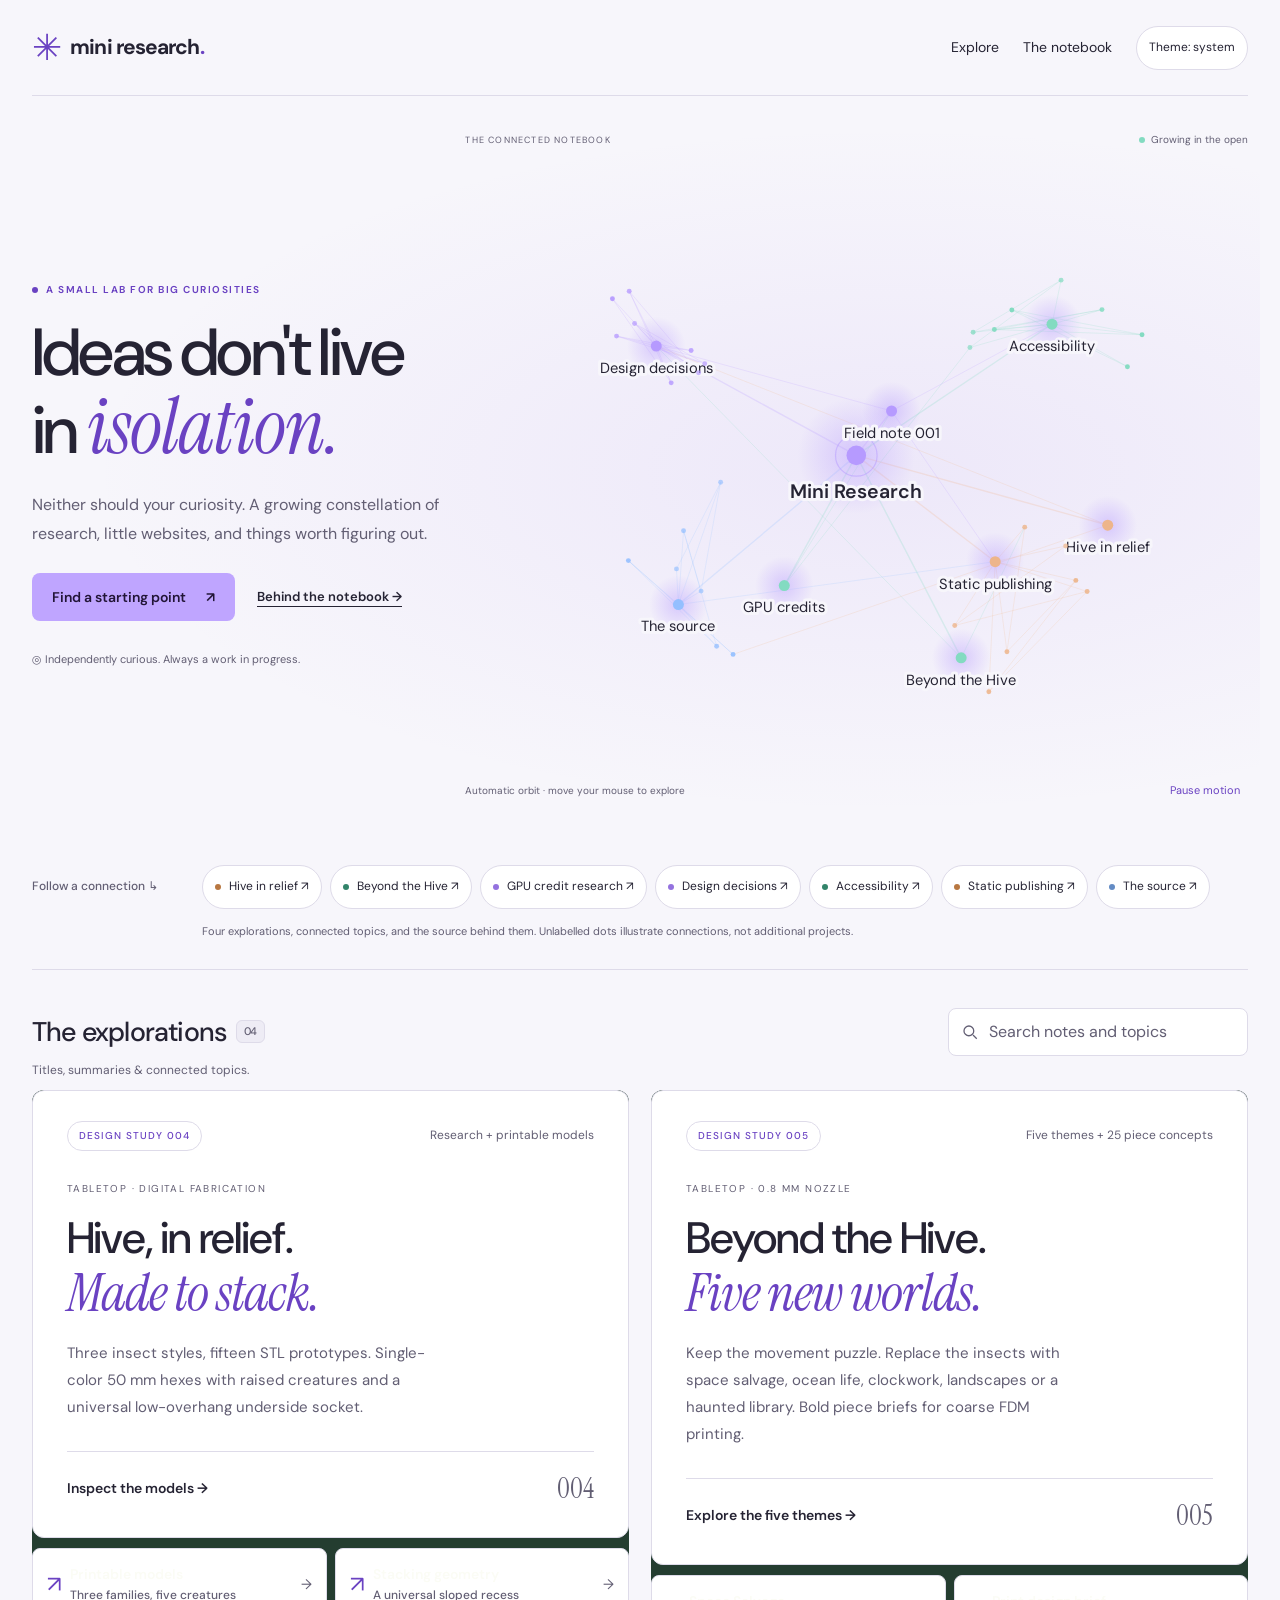
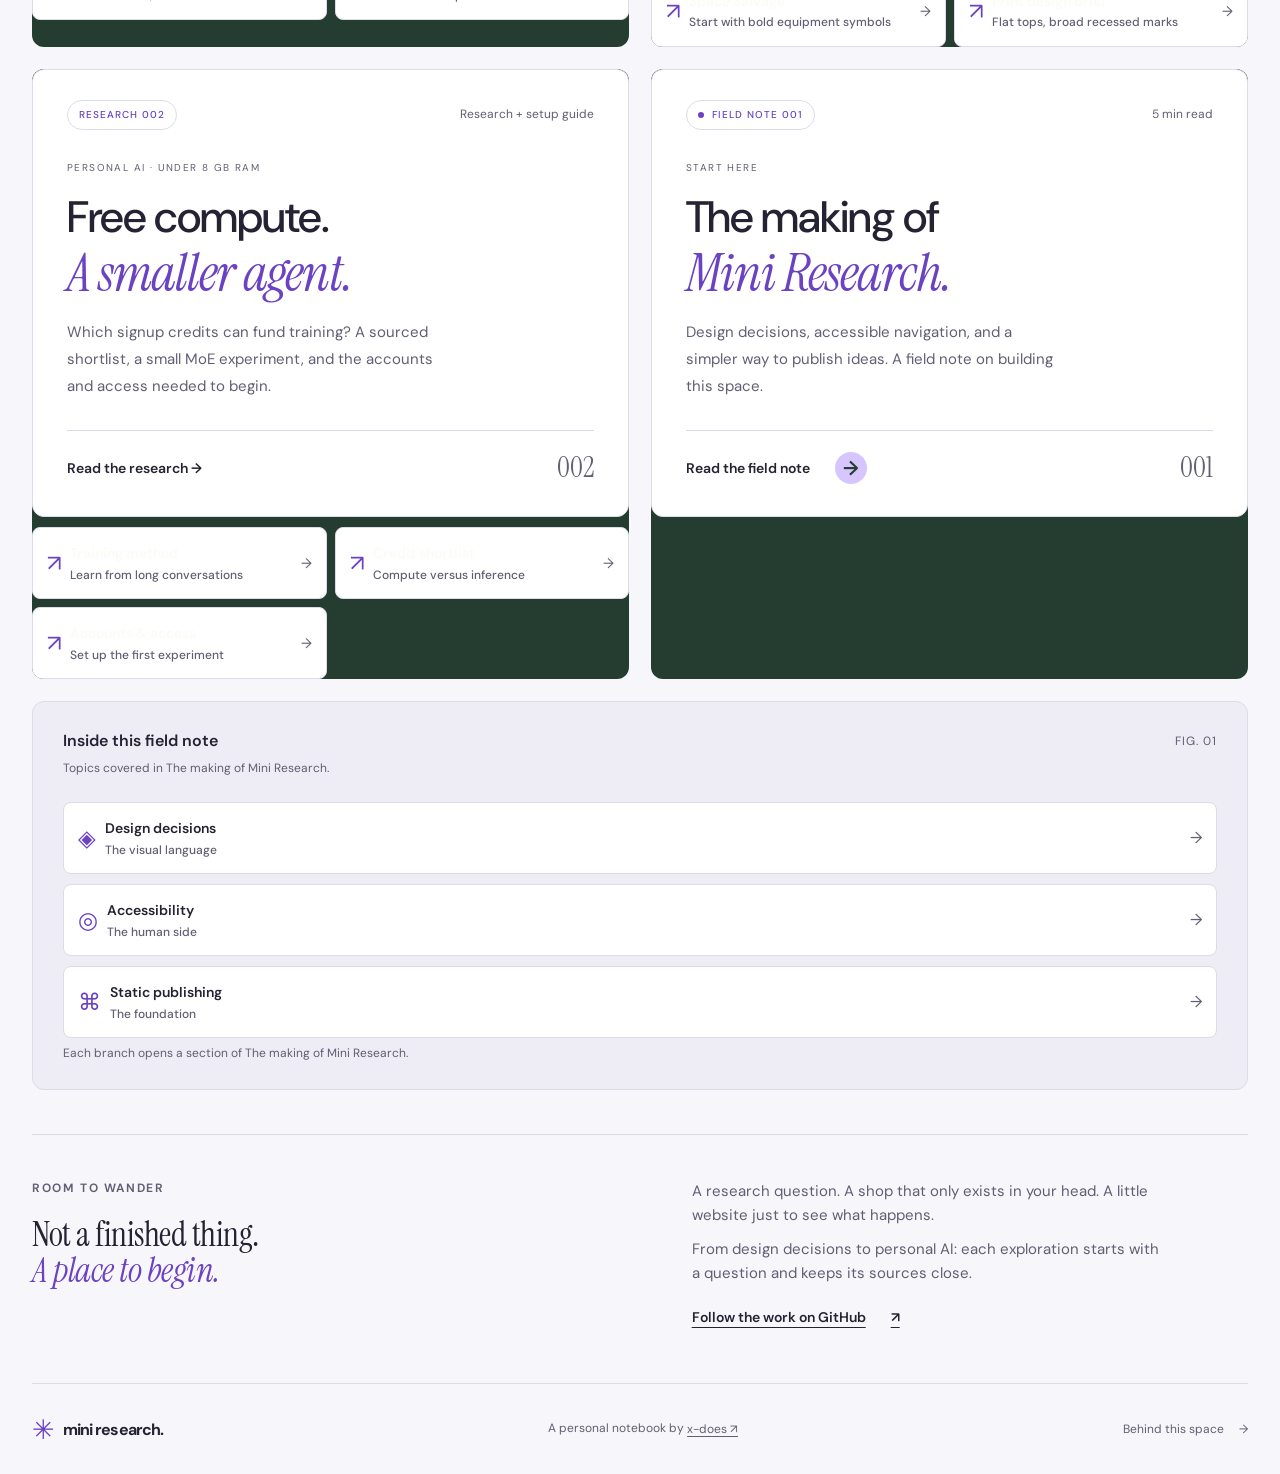
<file: index.html>
<!doctype html>
<html lang="en">
<head>
  <meta charset="utf-8">
  <meta name="viewport" content="width=device-width, initial-scale=1">
  <meta name="description" content="A personal collection of research, small websites, and digital experiments. Start with the story of how this space was built.">
  <meta name="theme-color" content="#f5f3ed">
  <title>Mini Research — Ideas don't live in isolation.</title>
  <link rel="icon" href="assets/favicon.svg" type="image/svg+xml">
  <script src="assets/theme.js"></script>
  <link rel="stylesheet" href="assets/style.css">
  <link rel="stylesheet" href="assets/modern.css">
  <link rel="stylesheet" href="assets/research.css">
  <script src="assets/app.js" defer></script>
  <script src="assets/graph.js" defer></script>
</head>
<body>
  <a class="skip-link" href="#explore">Skip to explorations</a>
  <header class="site-header wrap">
    <a class="wordmark" href="./" aria-label="Mini Research home"><span class="brand-symbol" aria-hidden="true">✳</span> mini research<span class="brand-period">.</span></a>
    <nav aria-label="Main navigation"><a href="#explore">Explore</a><a class="about-link" href="research/">The notebook</a><button class="theme-toggle" type="button" hidden>Theme: system</button></nav>
  </header>
  <main>
    <section class="hero wrap" aria-labelledby="hero-title">
      <div class="hero-copy"><p class="eyebrow"><span class="status-dot"></span> A SMALL LAB FOR BIG CURIOSITIES</p><h1 id="hero-title">Ideas don't live<br>in <em>isolation.</em></h1><p class="hero-deck">Neither should your curiosity. A growing constellation of research, little websites, and things worth figuring out.</p><div class="hero-actions"><a class="button-primary" href="#explore">Find a starting point <span aria-hidden="true">↗</span></a><a class="text-link" href="research/">Behind the notebook →</a></div><p class="hero-footnote">◎ Independently curious. Always a work in progress.</p></div>
      <div class="graph-panel" aria-labelledby="graph-title"><div class="graph-topline"><span id="graph-title">THE CONNECTED NOTEBOOK</span><span class="graph-live"><span class="status-dot"></span> Growing in the open</span></div><div class="graph-stage"><svg id="knowledge-graph" viewBox="0 0 640 460" aria-hidden="true" focusable="false"><defs><radialGradient id="node-glow"><stop stop-color="#b69aff" stop-opacity=".45"/><stop offset="1" stop-color="#b69aff" stop-opacity="0"/></radialGradient></defs><g id="graph-edges"></g><g id="graph-nodes"></g></svg><div class="graph-fallback">✳<span>Every idea is a starting point.<br>Follow a connection below.</span></div></div><div class="graph-bottomline"><span id="graph-hint">Automatic orbit · move your mouse to explore</span><div class="graph-controls"><button id="graph-tilt" type="button" hidden>Enable tilt</button><button id="graph-pause" type="button" aria-pressed="false" hidden>Pause motion</button></div></div></div>
    </section>
    <section class="connections wrap" aria-labelledby="connections-title"><h2 id="connections-title">Follow a connection ↳</h2><div class="connection-links"><a href="research/hive-printable/"><span class="connection-dot peach"></span>Hive in relief ↗</a><a href="research/hive-alternatives/"><span class="connection-dot mint"></span>Beyond the Hive ↗</a><a href="research/gpu-credits/"><span class="connection-dot violet"></span>GPU credit research ↗</a><a href="research/#decisions"><span class="connection-dot violet"></span>Design decisions ↗</a><a href="research/#accessibility"><span class="connection-dot mint"></span>Accessibility ↗</a><a href="research/#foundation"><span class="connection-dot peach"></span>Static publishing ↗</a><a href="https://github.com/x-does/mini_research"><span class="connection-dot blue"></span>The source ↗</a></div><p>Four explorations, connected topics, and the source behind them. Unlabelled dots illustrate connections, not additional projects.</p></section>
    <section class="explore wrap" id="explore" aria-labelledby="explore-title">
      <div class="collection-bar"><h2 id="explore-title">The explorations <span class="count-badge">04</span></h2><div class="search-controls" id="search-controls" role="search" aria-label="Search explorations" hidden><div class="search-box"><svg viewBox="0 0 24 24" aria-hidden="true"><circle cx="10.5" cy="10.5" r="6.5"/><path d="m16 16 5 5"/></svg><label class="sr-only" for="search">Search notes and topics</label><input id="search" type="search" placeholder="Search notes and topics" autocomplete="off" aria-controls="results section-results"><button id="clear-search" type="button" hidden aria-label="Clear search">×</button></div></div></div>
      <p class="search-status" id="result-count" role="status" aria-live="polite" hidden></p>
      <p class="search-scope" id="search-scope" hidden>Titles, summaries & connected topics.</p>
      <nav class="section-results" id="section-results" aria-label="Matching sections" hidden></nav>
      <div class="feature-layout catalog-grid" id="results">
        <article class="project-card" id="project-hive" data-search="hive game hex hexagon hexagonal insect insects 3d print printing printable stl models relief stack socket single color queen ant beetle grasshopper spider council">
          <a class="feature-link" href="research/hive-printable/" aria-labelledby="hive-title" aria-describedby="hive-description">
            <div class="feature-top"><span class="pill">DESIGN STUDY 004</span><span class="feature-time">Research + printable models</span></div>
            <div class="feature-content"><span class="feature-kicker">TABLETOP · DIGITAL FABRICATION</span><h3 id="hive-title">Hive, in relief.<br><em>Made to stack.</em></h3><p id="hive-description">Three insect styles, fifteen STL prototypes. Single-color 50 mm hexes with raised creatures and a universal low-overhang underside socket.</p></div>
            <div class="feature-bottom"><span>Inspect the models →</span><span class="feature-number" aria-hidden="true">004</span></div>
          </a>
          <nav class="card-topics" aria-label="Hive design sections">
            <a class="topic-node" href="research/hive-printable/#models" data-project="project-hive" data-search="download stl models 3d print rounded faceted terraced insect"><span class="topic-icon" aria-hidden="true">↗</span><span>Printable models<small>Three families, five creatures</small></span><span class="topic-arrow" aria-hidden="true">→</span></a>
            <a class="topic-node" href="research/hive-printable/#stacking" data-project="project-hive" data-search="stack socket negative hole overhang clearance 45 degrees geometry"><span class="topic-icon" aria-hidden="true">↗</span><span>Stacking geometry<small>A universal sloped recess</small></span><span class="topic-arrow" aria-hidden="true">→</span></a>
          </nav>
        </article>

        <article class="project-card" id="project-hive-alternatives" data-search="hive alternatives retheme themes non-insect board game pieces 0.8mm nozzle 3d print space salvage ocean depths clockwork city living landscapes haunted library council">
          <a class="feature-link" href="research/hive-alternatives/" aria-labelledby="alternatives-title" aria-describedby="alternatives-description">
            <div class="feature-top"><span class="pill">DESIGN STUDY 005</span><span class="feature-time">Five themes + 25 piece concepts</span></div>
            <div class="feature-content"><span class="feature-kicker">TABLETOP · 0.8 MM NOZZLE</span><h3 id="alternatives-title">Beyond the Hive.<br><em>Five new worlds.</em></h3><p id="alternatives-description">Keep the movement puzzle. Replace the insects with space salvage, ocean life, clockwork, landscapes or a haunted library. Bold piece briefs for coarse FDM printing.</p></div>
            <div class="feature-bottom"><span>Explore the five themes →</span><span class="feature-number" aria-hidden="true">005</span></div>
          </a>
          <nav class="card-topics" aria-label="Hive alternatives sections">
            <a class="topic-node" href="research/hive-alternatives/#space" data-project="project-hive-alternatives" data-search="space salvage reactor salvage runner crawler jump drive surveyor pieces retheme"><span class="topic-icon" aria-hidden="true">↗</span><span>Space Salvage<small>Start with bold equipment symbols</small></span><span class="topic-arrow" aria-hidden="true">→</span></a>
            <a class="topic-node" href="research/hive-alternatives/#printing" data-project="project-hive-alternatives" data-search="0.8 0.8mm nozzle print printing fdm engraving flat stacking dimensions"><span class="topic-icon" aria-hidden="true">↗</span><span>Print design brief<small>Flat tops, broad recessed marks</small></span><span class="topic-arrow" aria-hidden="true">→</span></a>
          </nav>
        </article>

        <article class="project-card" data-search="free gpu inference credits signup accounts access modal lightning fireworks groq training small moe llm agent personal data ram phones quantization 250k context conversations lora retrieval" id="project-gpu">
          <a class="feature-link" href="research/gpu-credits/" aria-labelledby="gpu-title" aria-describedby="gpu-description">
            <div class="feature-top"><span class="pill">RESEARCH 002</span><span class="feature-time">Research + setup guide</span></div>
            <div class="feature-content"><span class="feature-kicker">PERSONAL AI · UNDER 8 GB RAM</span><h3 id="gpu-title">Free compute.<br><em>A smaller agent.</em></h3><p id="gpu-description">Which signup credits can fund training? A sourced shortlist, a small MoE experiment, and the accounts and access needed to begin.</p></div>
            <div class="feature-bottom"><span>Read the research →</span><span class="feature-number" aria-hidden="true">002</span></div>
          </a>
          <nav class="card-topics" aria-label="GPU research sections">
            <a class="topic-node" href="research/gpu-credits/training.html" data-project="project-gpu" data-search="training method 250k context conversations small model lora finetuning memory retrieval episodes"><span class="topic-icon" aria-hidden="true">↗</span><span>Training method<small>Learn from long conversations</small></span><span class="topic-arrow" aria-hidden="true">→</span></a>
            <a class="topic-node" href="research/gpu-credits/#offers-worth-investigating" data-project="project-gpu" data-search="free gpu compute inference credits signup modal lightning fireworks"><span class="topic-icon" aria-hidden="true">↗</span><span>Credit shortlist<small>Compute versus inference</small></span><span class="topic-arrow" aria-hidden="true">→</span></a>
            <a class="topic-node" href="research/gpu-credits/accounts.html" data-project="project-gpu" data-search="accounts creation signup access authentication checklist tokens setup"><span class="topic-icon" aria-hidden="true">↗</span><span>Accounts &amp; access<small>Set up the first experiment</small></span><span class="topic-arrow" aria-hidden="true">→</span></a>
          </nav>
        </article>

        <article class="project-card" data-search="making mini research design decisions accessibility keyboard navigation static publishing github pages site architecture" id="project-origin">
          <a class="feature-link" href="research/" aria-labelledby="feature-title" aria-describedby="feature-description feature-action">
            <div class="feature-top"><span class="pill"><span class="status-dot"></span> FIELD NOTE 001</span><span class="feature-time">5 min read</span></div>
            <div class="feature-content"><span class="feature-kicker">START HERE</span><h3 id="feature-title">The making of<br><em>Mini Research.</em></h3><p id="feature-description">Design decisions, accessible navigation, and a simpler way to publish ideas. A field note on building this space.</p></div>
            <div class="feature-bottom"><span id="feature-action">Read the field note <span aria-hidden="true">→</span></span><span class="feature-number" aria-hidden="true">001</span></div>
            <svg class="feature-art" viewBox="0 0 260 260" aria-hidden="true"><g fill="none" stroke="currentColor"><circle cx="130" cy="130" r="100"/><ellipse cx="130" cy="130" rx="100" ry="38" transform="rotate(-40 130 130)"/><ellipse cx="130" cy="130" rx="100" ry="38" transform="rotate(40 130 130)"/><ellipse cx="130" cy="130" rx="38" ry="100"/><path d="M30 130h200M130 30v200"/></g><circle cx="130" cy="130" r="9" fill="currentColor"/></svg>
          </a>
        </article>
        <aside class="topic-map" data-project="project-origin" aria-labelledby="map-title">
          <div class="map-heading"><h3 id="map-title">Inside this field note</h3><span class="map-index" aria-hidden="true">FIG. 01</span></div>
          <p class="map-description" id="topic-context">Topics covered in The making of Mini Research.</p>
          <div class="topic-canvas">
            <svg class="map-lines" viewBox="0 0 500 280" preserveAspectRatio="none" aria-hidden="true"><path d="M250 135 C250 65 125 115 125 45M250 135 C250 65 380 115 380 45M250 135 V225"/><circle cx="250" cy="135" r="65"/><circle cx="250" cy="135" r="85" stroke-dasharray="2 6"/></svg>
            <a class="topic-node topic-design" href="research/#decisions" data-project="project-origin" data-search="design decisions visual language typography fonts contrast interface" aria-describedby="topic-context"><span class="topic-icon" aria-hidden="true">◈</span><span>Design decisions<small>The visual language</small></span><span class="topic-arrow" aria-hidden="true">→</span></a>
            <a class="topic-node topic-access" href="research/#accessibility" data-project="project-origin" data-search="accessibility human side keyboard navigation focus search reduced motion" aria-describedby="topic-context"><span class="topic-icon" aria-hidden="true">◎</span><span>Accessibility<small>The human side</small></span><span class="topic-arrow" aria-hidden="true">→</span></a>
            <div class="map-center" aria-hidden="true"><span>✳</span><strong>Mini Research</strong></div>
            <a class="topic-node topic-publish" href="research/#foundation" data-project="project-origin" data-search="static publishing foundation github pages hosting html css javascript architecture" aria-describedby="topic-context"><span class="topic-icon" aria-hidden="true">⌘</span><span>Static publishing<small>The foundation</small></span><span class="topic-arrow" aria-hidden="true">→</span></a>
          </div>
          <p class="map-caption" id="map-caption"><span aria-hidden="true">↳</span> Each branch opens a section of the same field note.</p>
        </aside>
      </div>
      <div class="empty-state" id="empty-state" hidden><span class="empty-icon" aria-hidden="true">⌕</span><h3>No matching explorations.</h3><p id="empty-description"></p><button id="reset" type="button" class="button-primary">Show all explorations <span aria-hidden="true">→</span></button></div>
      <noscript><p class="supporting-note">All published explorations are shown. Search is available with JavaScript enabled.</p></noscript>
    </section>
    <section class="next-section wrap" aria-labelledby="next-title"><div class="next-intro"><p class="eyebrow">ROOM TO WANDER</p><h2 id="next-title">Not a finished thing.<br><em>A place to begin.</em></h2></div><div class="next-copy"><p>A research question. A shop that only exists in your head. A little website just to see what happens.</p><p>From design decisions to personal AI: each exploration starts with a question and keeps its sources close.</p><a class="text-link" href="https://github.com/x-does/mini_research">Follow the work on GitHub <span aria-hidden="true">↗</span></a></div></section>
  </main>
    <footer class="site-footer wrap"><a class="wordmark" href="./"><span class="brand-symbol" aria-hidden="true">✳</span> mini research.</a><span>A personal notebook by <a href="https://github.com/x-does">x-does ↗</a></span><a href="research/">Behind this space <span aria-hidden="true">→</span></a></footer>
</body>
</html>
</file>
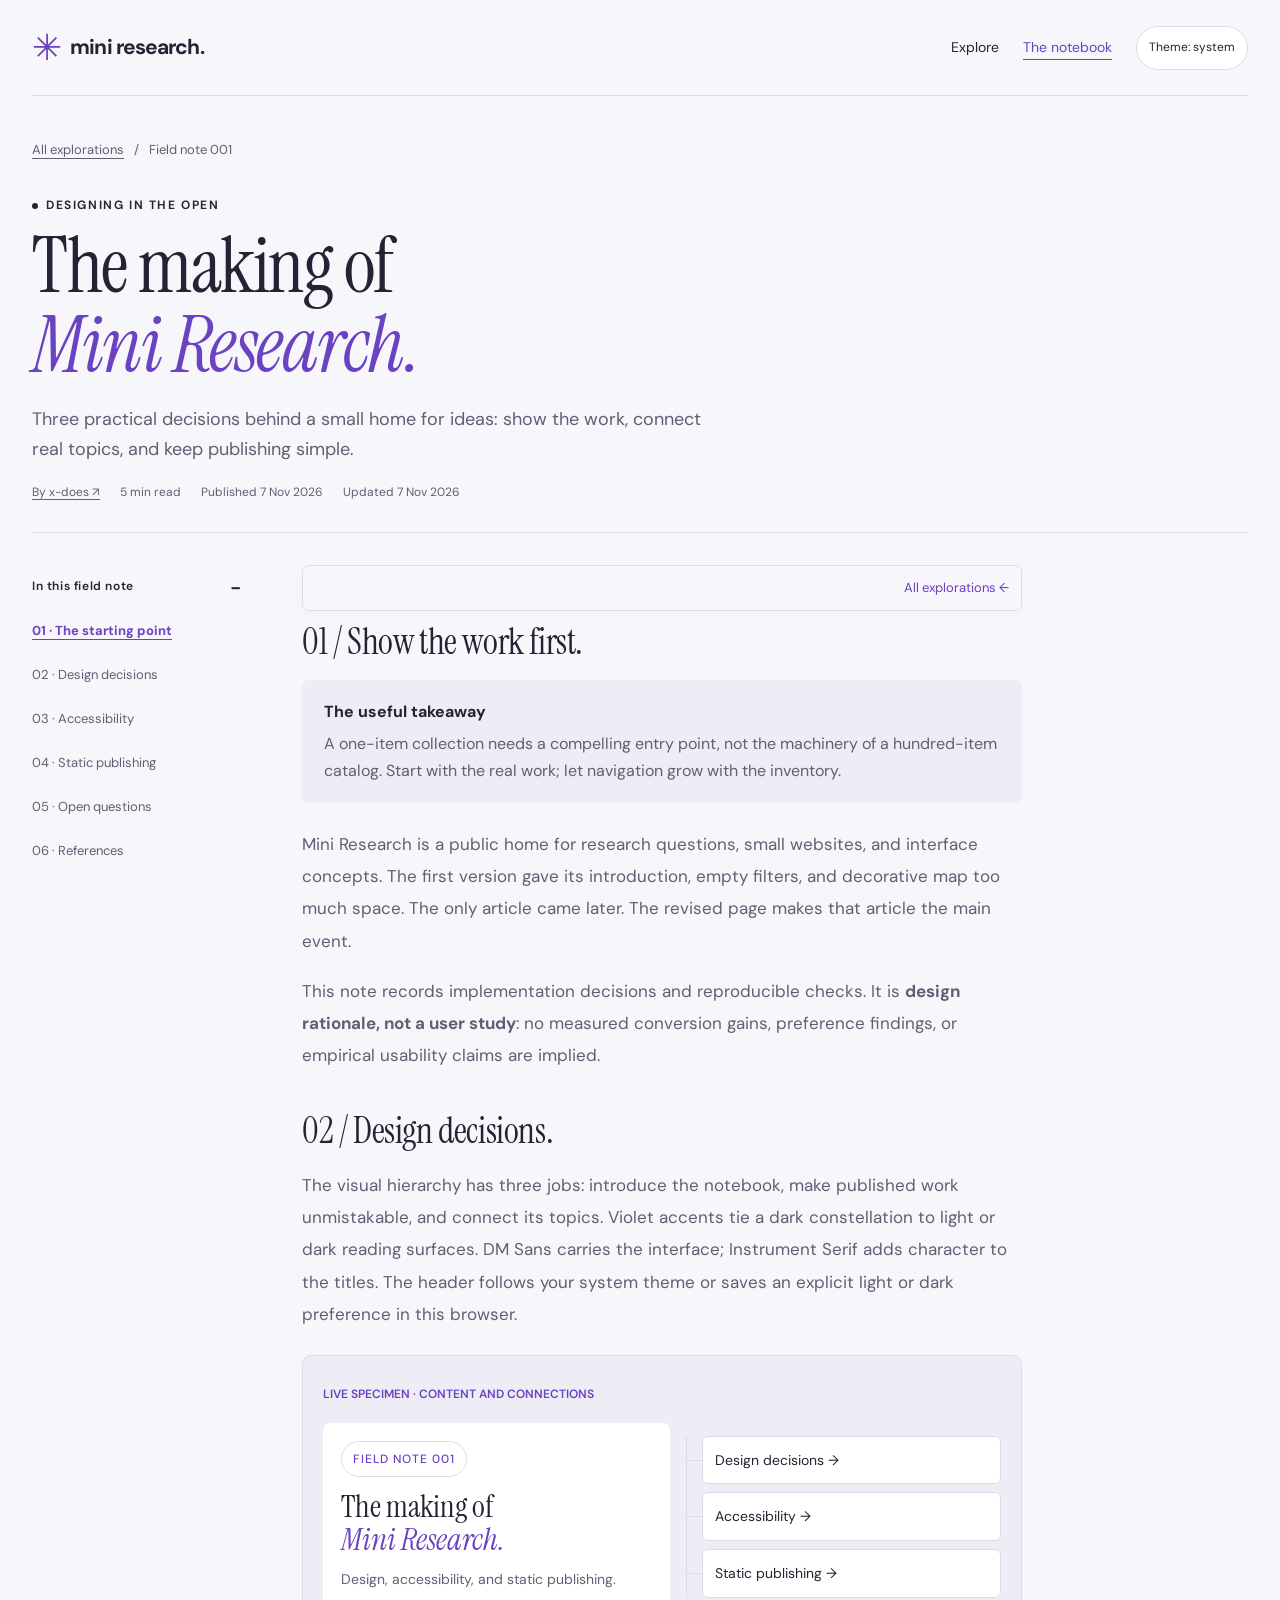
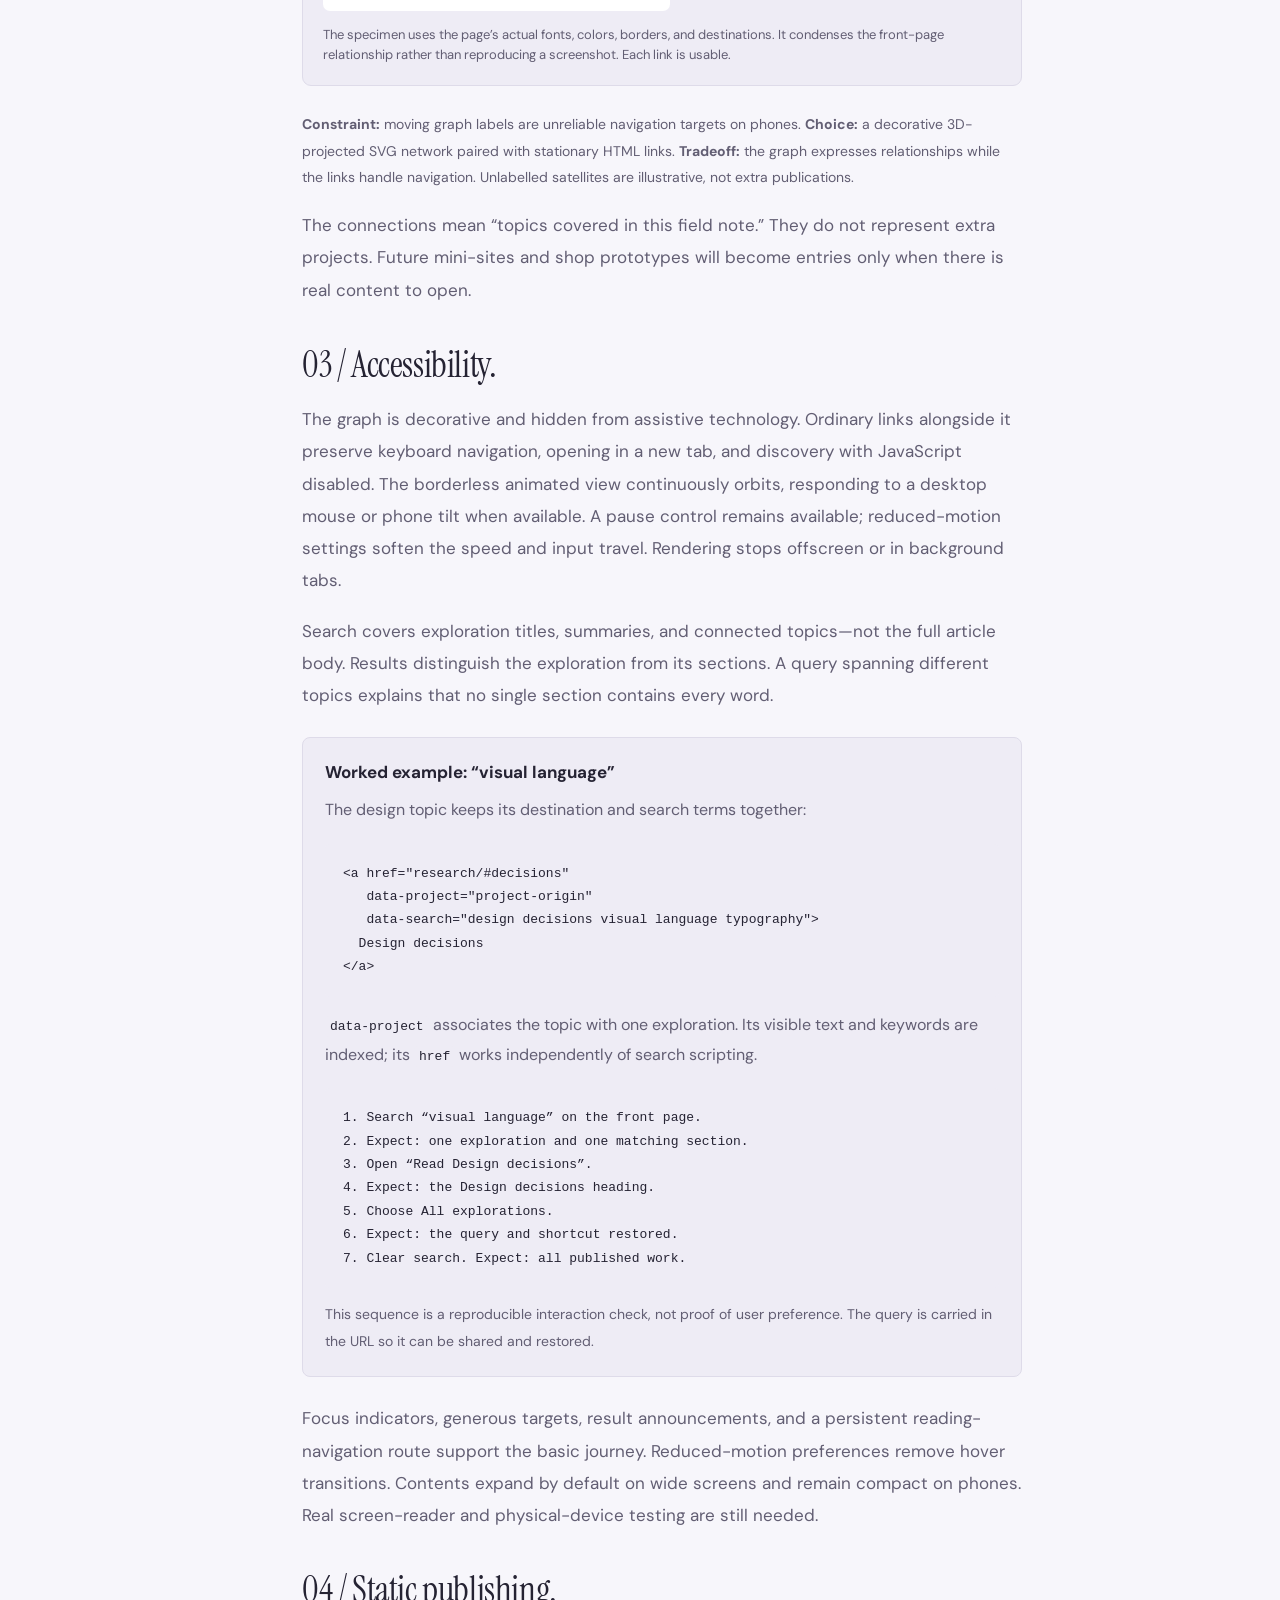
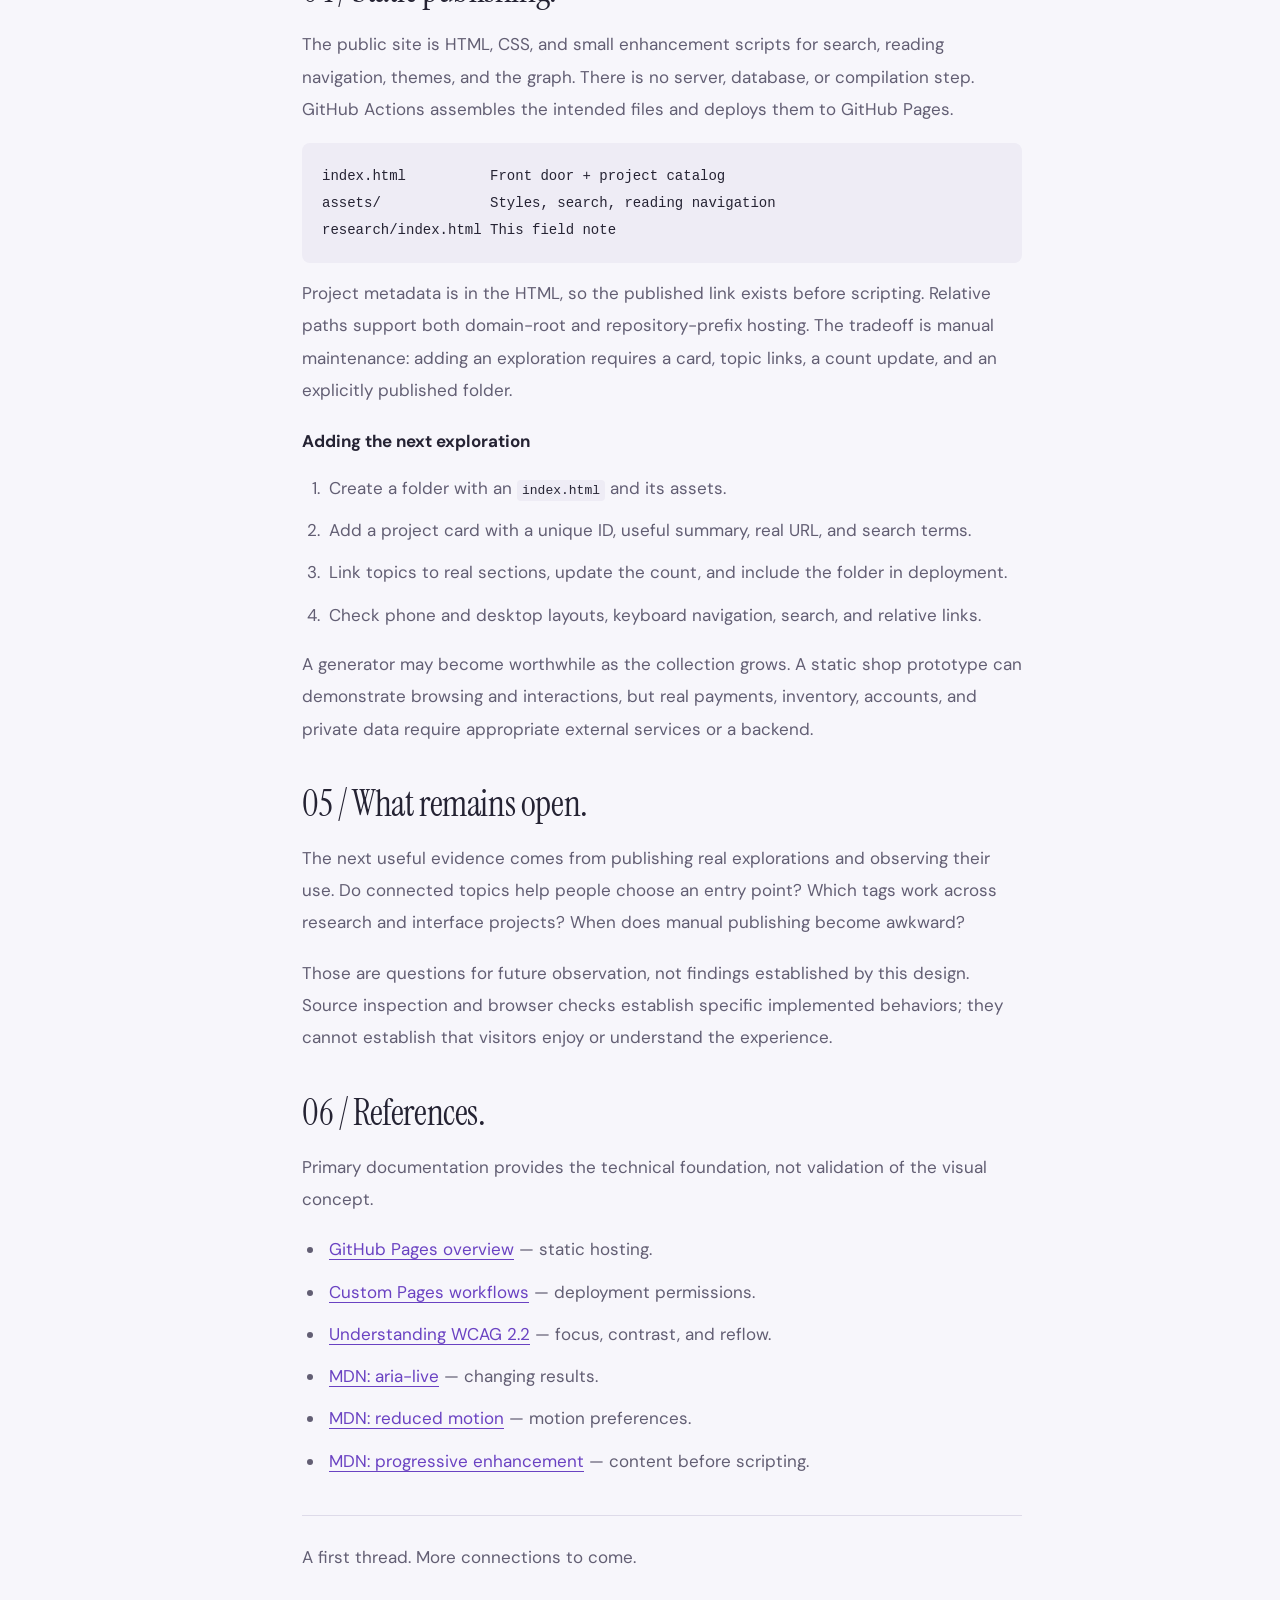
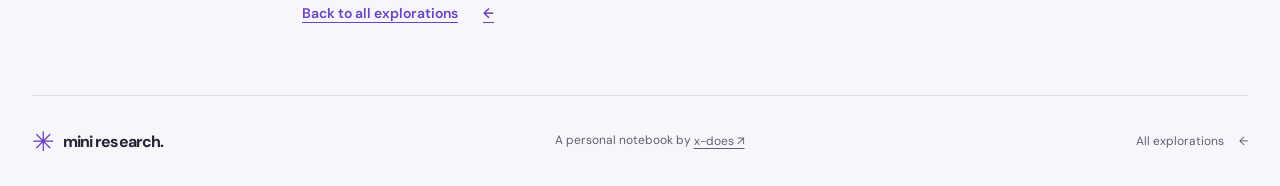
<file: research/index.html>
<!doctype html>
<html lang="en">
<head>
  <meta charset="utf-8"><meta name="viewport" content="width=device-width, initial-scale=1">
  <meta name="description" content="An inspectable design rationale: content-first composition, accessible topic links, search tradeoffs, and static publishing.">
  <meta name="theme-color" content="#f5f3ed"><title>The making of Mini Research — Field note 001</title>
  <link rel="icon" href="../assets/favicon.svg" type="image/svg+xml"><script src="../assets/theme.js"></script><link rel="stylesheet" href="../assets/style.css"><link rel="stylesheet" href="../assets/modern.css">
  <script src="../assets/article.js" defer></script>
</head>
<body>
  <a class="skip-link" href="#article">Skip to article</a>
  <header class="site-header wrap"><a class="wordmark" href="../"><span class="brand-symbol" aria-hidden="true">✳</span> mini research.</a><nav aria-label="Main navigation"><a href="../#explore">Explore</a><a class="about-link" href="./" aria-current="page">The notebook</a><button class="theme-toggle" type="button" hidden>Theme: system</button></nav></header>
  <main class="wrap">
    <header class="article-header"><div class="breadcrumb"><a href="../#explore">All explorations</a><span>/</span><span>Field note 001</span></div><div class="eyebrow"><span class="status-dot"></span> DESIGNING IN THE OPEN</div><h1>The making of<br><em>Mini Research.</em></h1><p class="article-deck">Three practical decisions behind a small home for ideas: show the work, connect real topics, and keep publishing simple.</p><div class="article-meta"><a href="https://github.com/x-does">By x-does ↗</a><span>5 min read</span><span>Published <time datetime="2026-11-07">7 Nov 2026</time></span><span>Updated <time datetime="2026-11-07">7 Nov 2026</time></span></div></header>
    <div class="article-layout"><details class="toc" id="contents"><summary>In this field note</summary><a href="#starting-point">01 · The starting point</a><a href="#decisions">02 · Design decisions</a><a href="#accessibility">03 · Accessibility</a><a href="#foundation">04 · Static publishing</a><a href="#questions">05 · Open questions</a><a href="#references">06 · References</a></details>
      <article class="prose" id="article">
        <nav class="reading-navigation" aria-label="Reading navigation"><a href="#contents">Contents ↑</a><a href="../#explore">All explorations ←</a></nav>
        <section id="starting-point"><h2>01 / Show the work first.</h2><div class="learning-summary"><strong>The useful takeaway</strong><p>A one-item collection needs a compelling entry point, not the machinery of a hundred-item catalog. Start with the real work; let navigation grow with the inventory.</p></div><p>Mini Research is a public home for research questions, small websites, and interface concepts. The first version gave its introduction, empty filters, and decorative map too much space. The only article came later. The revised page makes that article the main event.</p><p>This note records implementation decisions and reproducible checks. It is <strong>design rationale, not a user study</strong>: no measured conversion gains, preference findings, or empirical usability claims are implied.</p></section>
        <section id="decisions"><h2>02 / Design decisions.</h2><p>The visual hierarchy has three jobs: introduce the notebook, make published work unmistakable, and connect its topics. Violet accents tie a dark constellation to light or dark reading surfaces. DM Sans carries the interface; Instrument Serif adds character to the titles. The header follows your system theme or saves an explicit light or dark preference in this browser.</p><figure class="design-specimen"><span class="specimen-label">LIVE SPECIMEN · CONTENT AND CONNECTIONS</span><div class="specimen-live"><div class="specimen-feature"><span class="pill">FIELD NOTE 001</span><h3>The making of<br><em>Mini Research.</em></h3><p>Design, accessibility, and static publishing.</p></div><div class="specimen-topics"><a href="#decisions">Design decisions →</a><a href="#accessibility">Accessibility →</a><a href="#foundation">Static publishing →</a></div></div><figcaption>The specimen uses the page’s actual fonts, colors, borders, and destinations. It condenses the front-page relationship rather than reproducing a screenshot. Each link is usable.</figcaption></figure><p class="specimen-annotations"><strong>Constraint:</strong> moving graph labels are unreliable navigation targets on phones. <strong>Choice:</strong> a decorative 3D-projected SVG network paired with stationary HTML links. <strong>Tradeoff:</strong> the graph expresses relationships while the links handle navigation. Unlabelled satellites are illustrative, not extra publications.</p><p id="connected">The connections mean “topics covered in this field note.” They do not represent extra projects. Future mini-sites and shop prototypes will become entries only when there is real content to open.</p></section>
        <section id="accessibility"><h2>03 / Accessibility.</h2><p>The graph is decorative and hidden from assistive technology. Ordinary links alongside it preserve keyboard navigation, opening in a new tab, and discovery with JavaScript disabled. The borderless animated view continuously orbits, responding to a desktop mouse or phone tilt when available. A pause control remains available; reduced-motion settings soften the speed and input travel. Rendering stops offscreen or in background tabs.</p><p>Search covers exploration titles, summaries, and connected topics—not the full article body. Results distinguish the exploration from its sections. A query spanning different topics explains that no single section contains every word.</p><figure class="worked-example"><h3>Worked example: “visual language”</h3><p>The design topic keeps its destination and search terms together:</p><pre>&lt;a href="research/#decisions"
   data-project="project-origin"
   data-search="design decisions visual language typography"&gt;
  Design decisions
&lt;/a&gt;</pre><p><code>data-project</code> associates the topic with one exploration. Its visible text and keywords are indexed; its <code>href</code> works independently of search scripting.</p><pre>1. Search “visual language” on the front page.
2. Expect: one exploration and one matching section.
3. Open “Read Design decisions”.
4. Expect: the Design decisions heading.
5. Choose All explorations.
6. Expect: the query and shortcut restored.
7. Clear search. Expect: all published work.</pre><figcaption>This sequence is a reproducible interaction check, not proof of user preference. The query is carried in the URL so it can be shared and restored.</figcaption></figure><p>Focus indicators, generous targets, result announcements, and a persistent reading-navigation route support the basic journey. Reduced-motion preferences remove hover transitions. Contents expand by default on wide screens and remain compact on phones. Real screen-reader and physical-device testing are still needed.</p></section>
        <section id="foundation"><h2>04 / Static publishing.</h2><p>The public site is HTML, CSS, and small enhancement scripts for search, reading navigation, themes, and the graph. There is no server, database, or compilation step. GitHub Actions assembles the intended files and deploys them to GitHub Pages.</p><pre class="site-structure" aria-label="Public site structure">index.html          Front door + project catalog
assets/             Styles, search, reading navigation
research/index.html This field note</pre><p>Project metadata is in the HTML, so the published link exists before scripting. Relative paths support both domain-root and repository-prefix hosting. The tradeoff is manual maintenance: adding an exploration requires a card, topic links, a count update, and an explicitly published folder.</p><h3>Adding the next exploration</h3><ol><li>Create a folder with an <code>index.html</code> and its assets.</li><li>Add a project card with a unique ID, useful summary, real URL, and search terms.</li><li>Link topics to real sections, update the count, and include the folder in deployment.</li><li>Check phone and desktop layouts, keyboard navigation, search, and relative links.</li></ol><p>A generator may become worthwhile as the collection grows. A static shop prototype can demonstrate browsing and interactions, but real payments, inventory, accounts, and private data require appropriate external services or a backend.</p></section>
        <section id="questions"><h2>05 / What remains open.</h2><p>The next useful evidence comes from publishing real explorations and observing their use. Do connected topics help people choose an entry point? Which tags work across research and interface projects? When does manual publishing become awkward?</p><p>Those are questions for future observation, not findings established by this design. Source inspection and browser checks establish specific implemented behaviors; they cannot establish that visitors enjoy or understand the experience.</p></section>
        <section id="references"><h2>06 / References.</h2><p>Primary documentation provides the technical foundation, not validation of the visual concept.</p><ul><li><a href="https://docs.github.com/en/pages/getting-started-with-github-pages/what-is-github-pages">GitHub Pages overview</a> — static hosting.</li><li><a href="https://docs.github.com/en/pages/getting-started-with-github-pages/using-custom-workflows-with-github-pages">Custom Pages workflows</a> — deployment permissions.</li><li><a href="https://www.w3.org/WAI/WCAG22/Understanding/">Understanding WCAG 2.2</a> — focus, contrast, and reflow.</li><li><a href="https://developer.mozilla.org/en-US/docs/Web/Accessibility/ARIA/Reference/Attributes/aria-live">MDN: aria-live</a> — changing results.</li><li><a href="https://developer.mozilla.org/en-US/docs/Web/CSS/@media/prefers-reduced-motion">MDN: reduced motion</a> — motion preferences.</li><li><a href="https://developer.mozilla.org/en-US/docs/Glossary/Progressive_Enhancement">MDN: progressive enhancement</a> — content before scripting.</li></ul></section>
        <div class="article-end"><p>A first thread. More connections to come.</p><a class="text-link" href="../#explore">Back to all explorations <span aria-hidden="true">←</span></a></div>
      </article>
    </div>
  </main>
  <footer class="site-footer wrap"><a class="wordmark" href="../"><span class="brand-symbol" aria-hidden="true">✳</span> mini research.</a><span>A personal notebook by <a href="https://github.com/x-does">x-does ↗</a></span><a href="../#explore">All explorations <span aria-hidden="true">←</span></a></footer>
</body>
</html>
</file>
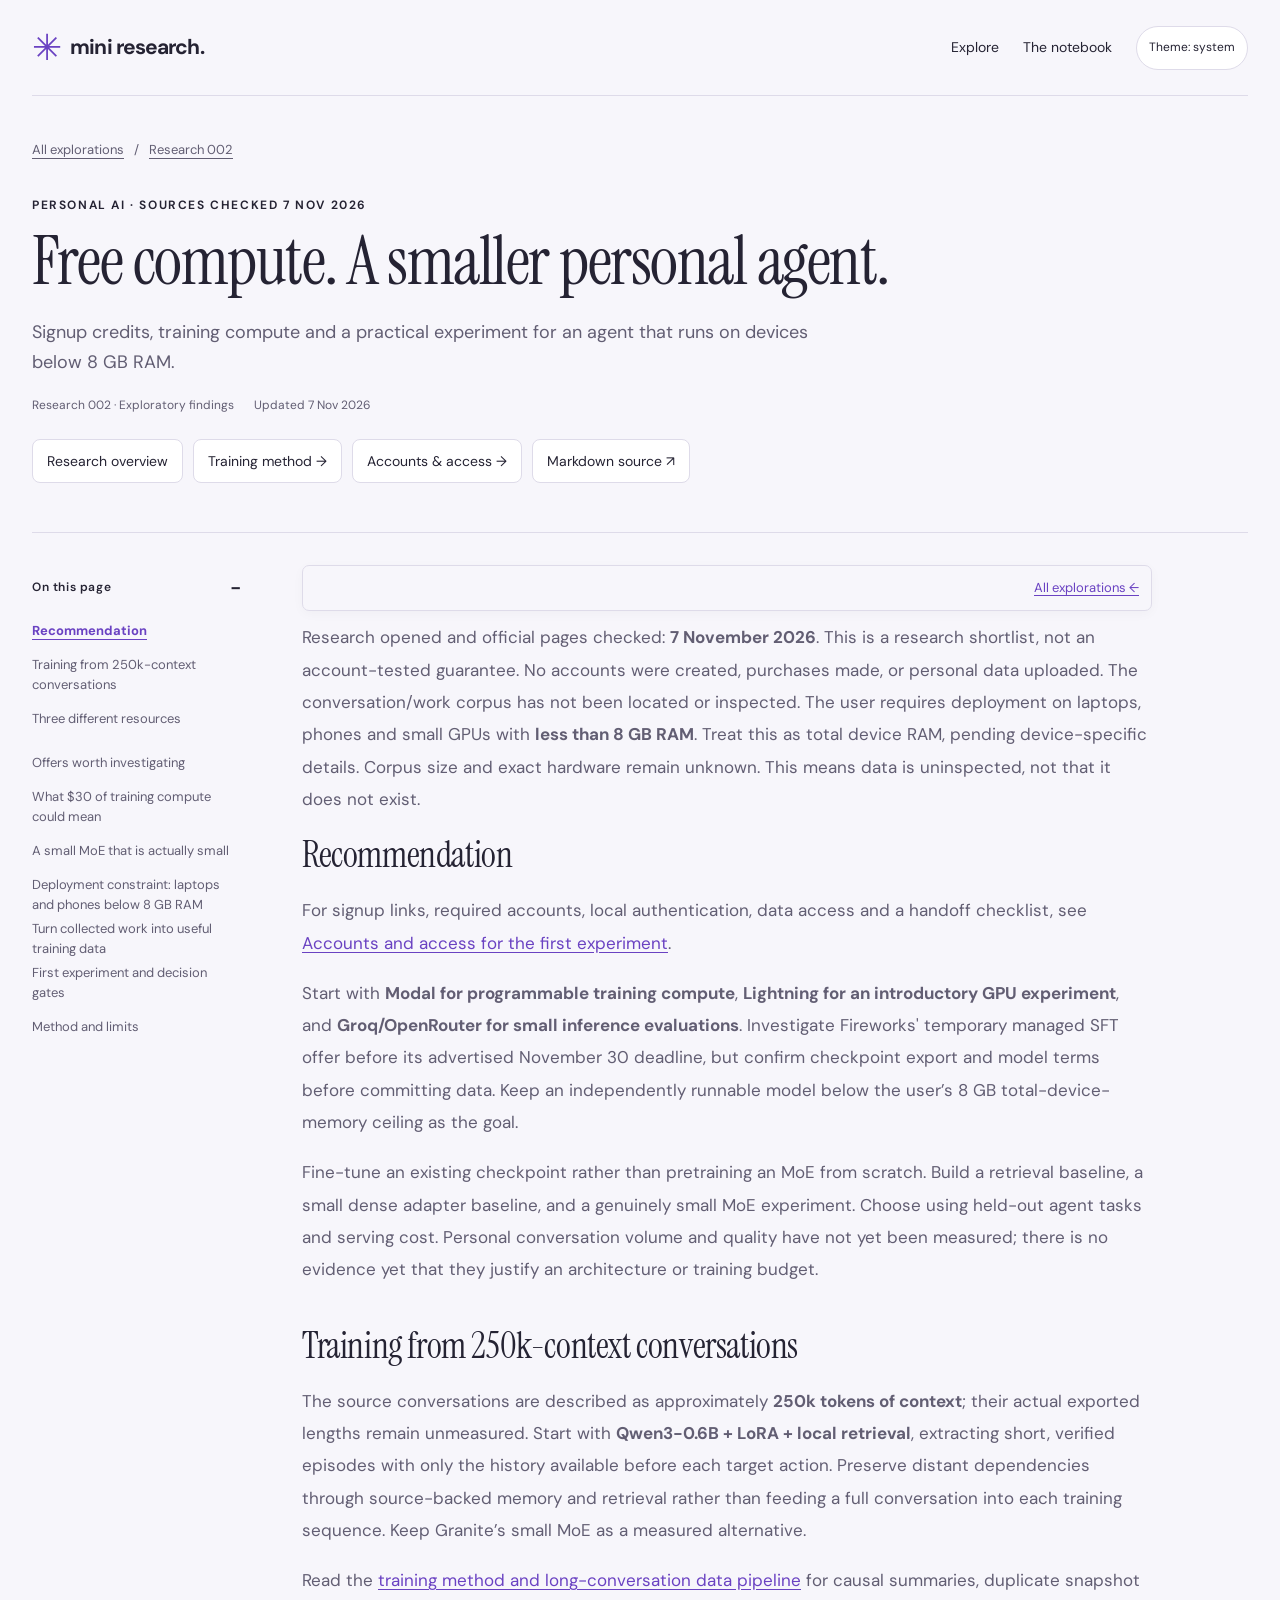
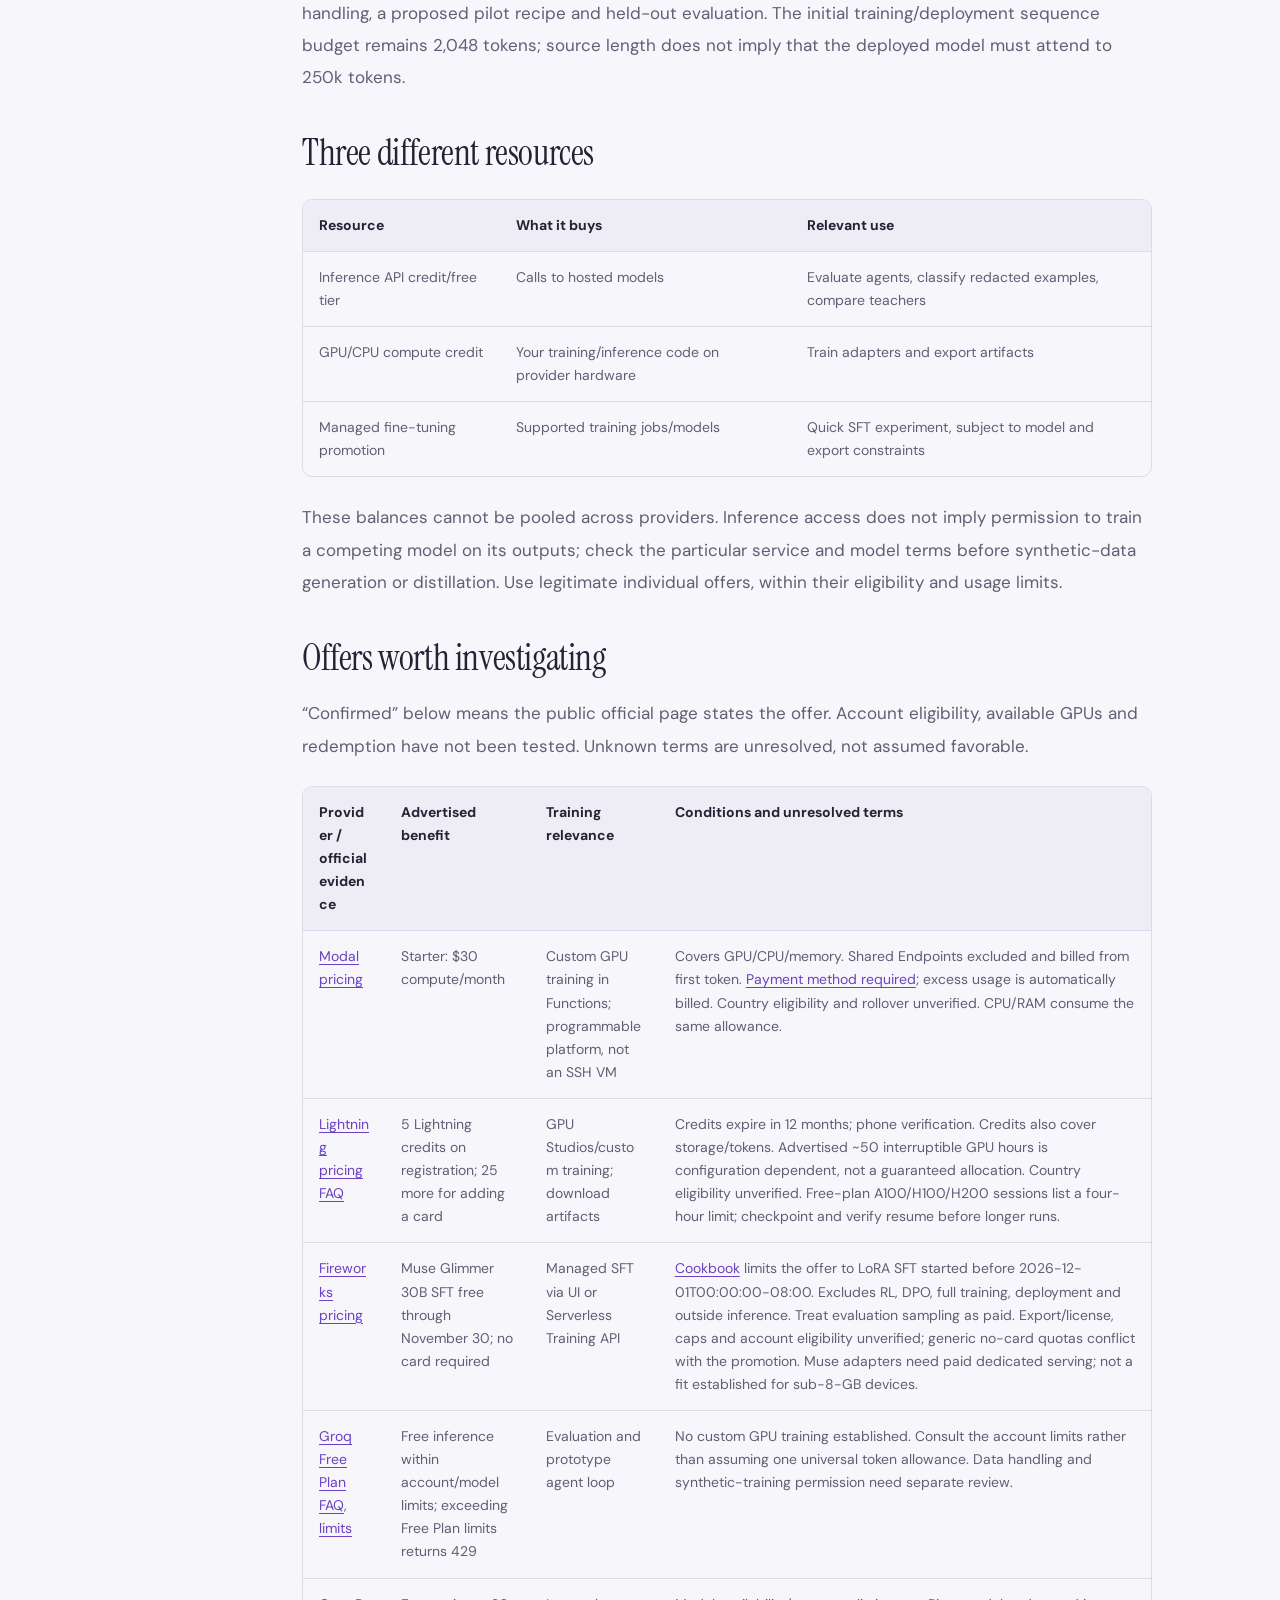
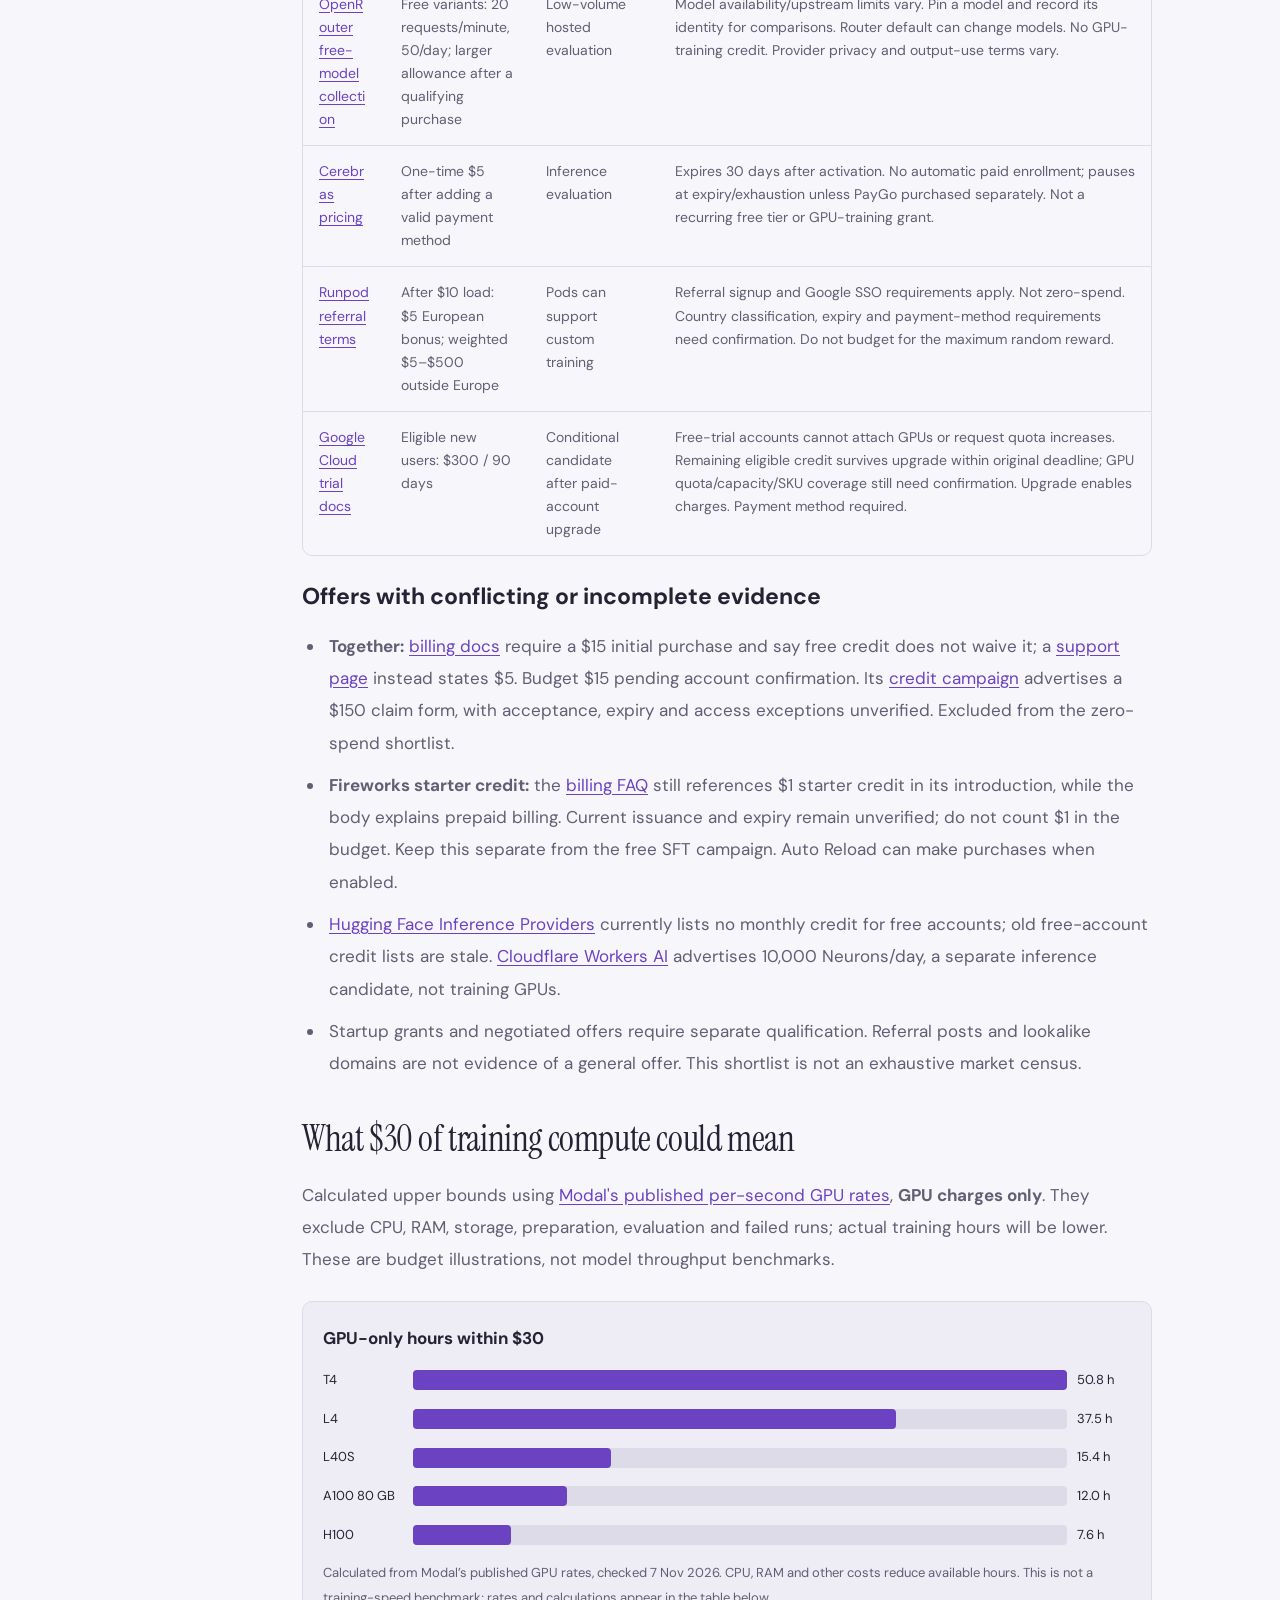
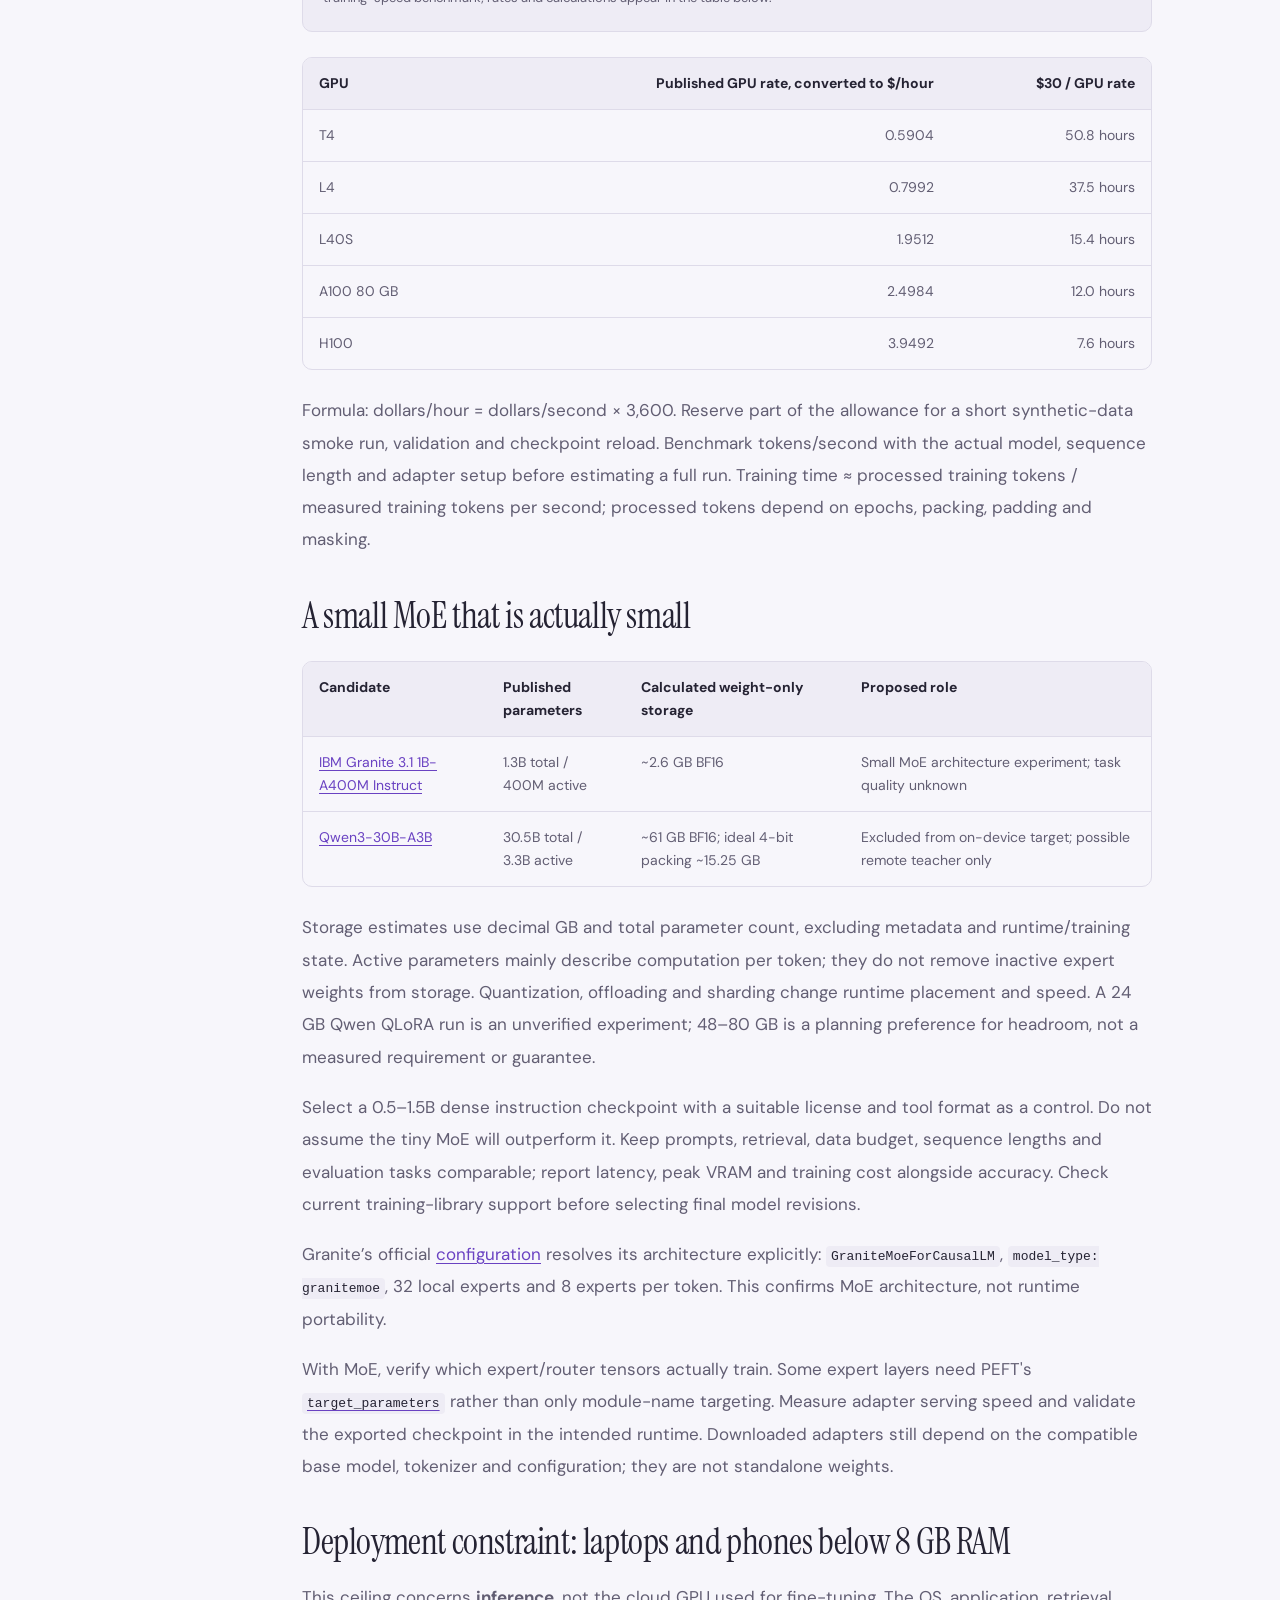
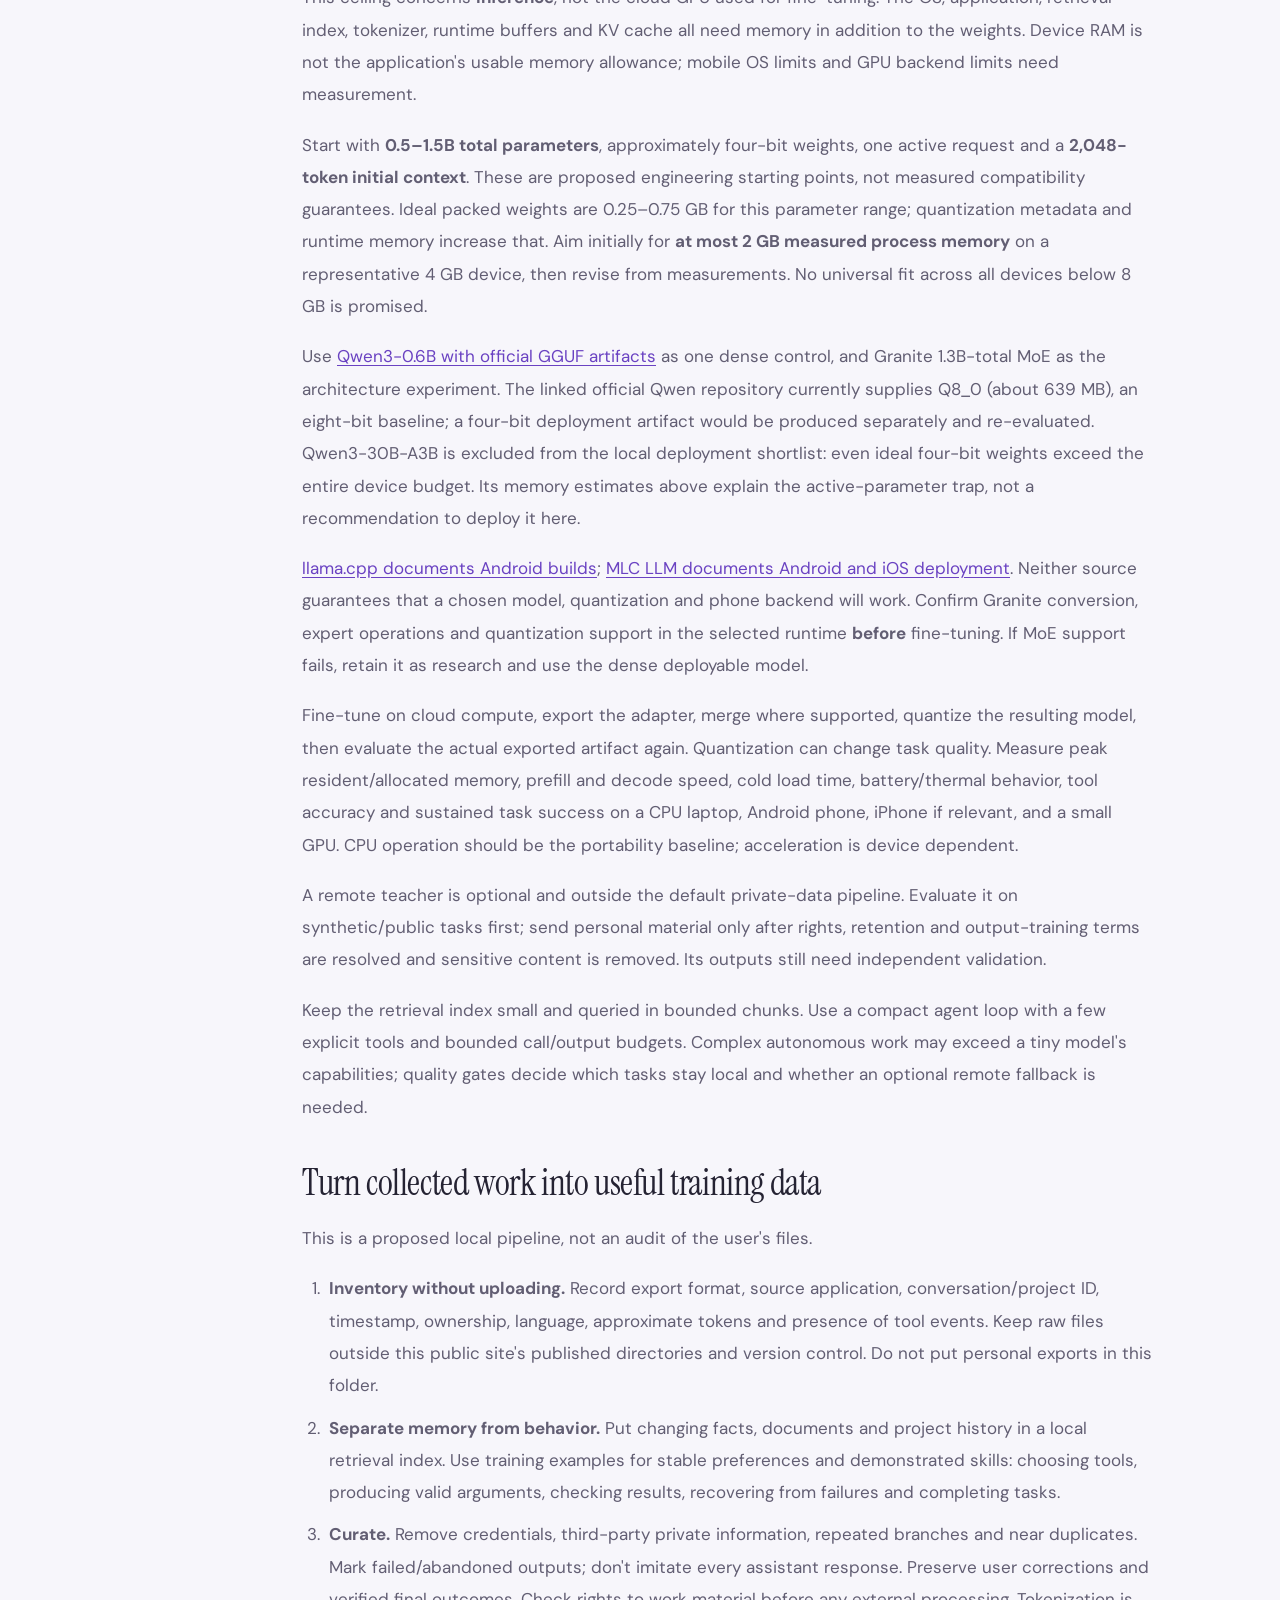
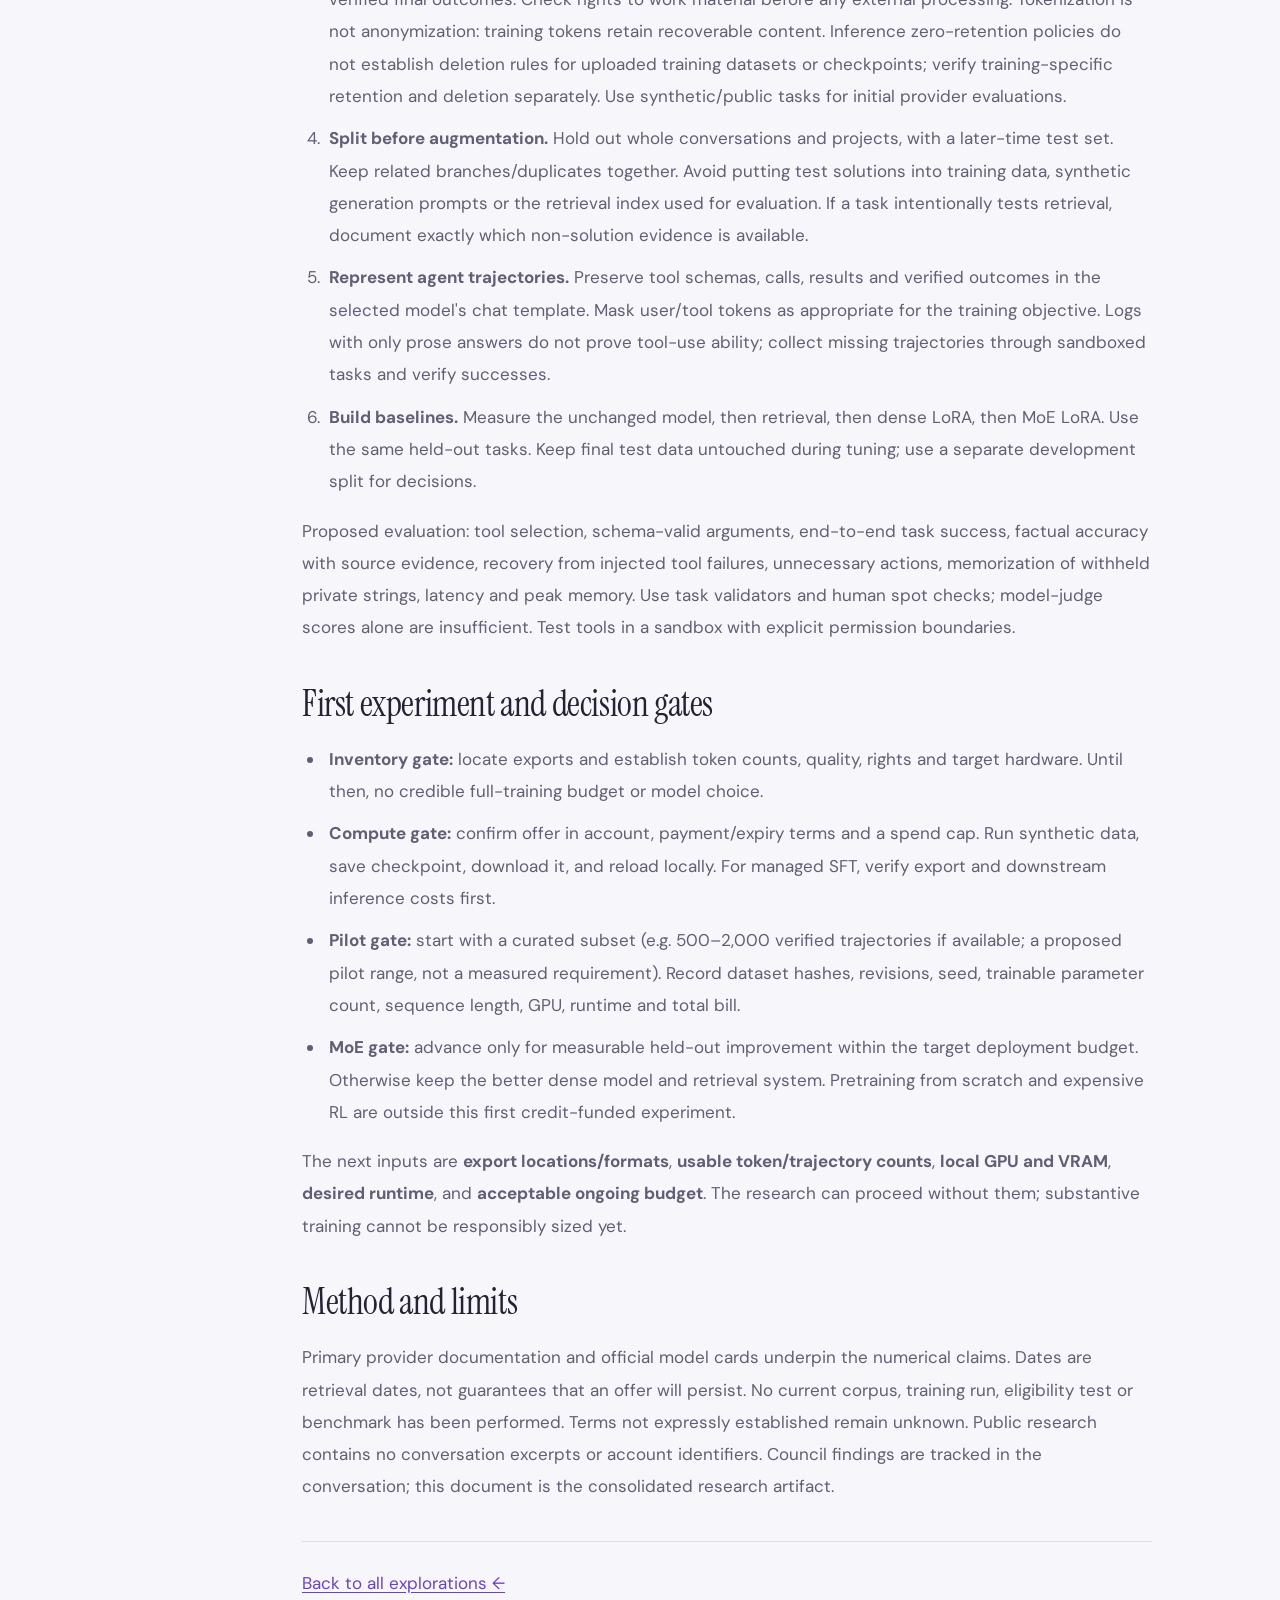
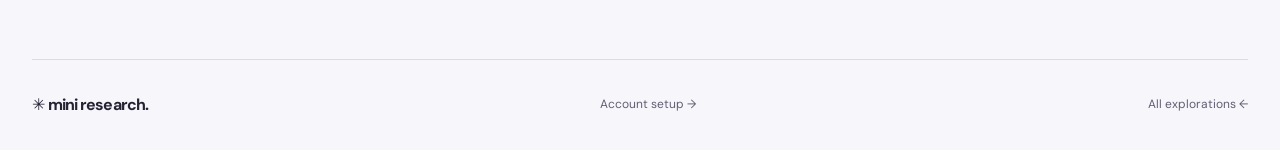
<file: research/gpu-credits/index.html>
<!doctype html>
<html lang="en">
<head>
  <meta charset="utf-8"><meta name="viewport" content="width=device-width, initial-scale=1">
  <meta name="description" content="Signup credits, training compute and a practical experiment for an agent that runs on devices below 8 GB RAM.">
  <title>Free compute. A smaller personal agent. — Mini Research</title>
  <link rel="icon" href="../../assets/favicon.svg" type="image/svg+xml">
  <script src="../../assets/theme.js"></script>
  <link rel="stylesheet" href="../../assets/style.css"><link rel="stylesheet" href="../../assets/modern.css"><link rel="stylesheet" href="../../assets/research.css">
  <script src="../../assets/article.js" defer></script>
</head>
<body class="research-article">
  <a class="skip-link" href="#article">Skip to article</a>
  <header class="site-header wrap"><a class="wordmark" href="../../"><span class="brand-symbol" aria-hidden="true">✳</span> mini research.</a><nav aria-label="Main navigation"><a href="../../#explore" data-explore-home>Explore</a><a class="about-link" href="../">The notebook</a><button class="theme-toggle" type="button" hidden>Theme: system</button></nav></header>
  <main class="wrap">
    <header class="article-header"><div class="breadcrumb"><a href="../../#explore" data-explore-home>All explorations</a><span>/</span><a href="./">Research 002</a></div><p class="eyebrow">PERSONAL AI · SOURCES CHECKED 7 NOV 2026</p><h1>Free compute. A smaller personal agent.</h1><p class="article-deck">Signup credits, training compute and a practical experiment for an agent that runs on devices below 8 GB RAM.</p><div class="article-meta"><span>Research 002 · Exploratory findings</span><span>Updated <time datetime="2026-11-07">7 Nov 2026</time></span></div><nav class="research-actions" aria-label="Research resources"><a href="./">Research overview</a><a href="training.html">Training method →</a><a href="accounts.html">Accounts &amp; access →</a><a href="https://github.com/x-does/mini_research/blob/main/research/gpu-credits/README.md">Markdown source ↗</a></nav></header>
    <div class="article-layout"><details class="toc" id="contents"><summary>On this page</summary><a href="#recommendation">Recommendation</a><a href="#training-from-250k-context-conversations">Training from 250k-context conversations</a><a href="#three-different-resources">Three different resources</a><a href="#offers-worth-investigating">Offers worth investigating</a><a href="#what-30-of-training-compute-could-mean">What $30 of training compute could mean</a><a href="#a-small-moe-that-is-actually-small">A small MoE that is actually small</a><a href="#deployment-constraint-laptops-and-phones-below-8-gb-ram">Deployment constraint: laptops and phones below 8 GB RAM</a><a href="#turn-collected-work-into-useful-training-data">Turn collected work into useful training data</a><a href="#first-experiment-and-decision-gates">First experiment and decision gates</a><a href="#method-and-limits">Method and limits</a></details><article class="prose" id="article"><nav class="reading-navigation" aria-label="Reading navigation"><a href="#contents">Contents ↑</a><a href="../../#explore" data-explore-home>All explorations ←</a></nav><p>Research opened and official pages checked: <strong>7 November 2026</strong>. This is a research shortlist, not an account-tested guarantee. No accounts were created, purchases made, or personal data uploaded. The conversation/work corpus has not been located or inspected. The user requires deployment on laptops, phones and small GPUs with <strong>less than 8 GB RAM</strong>. Treat this as total device RAM, pending device-specific details. Corpus size and exact hardware remain unknown. This means data is uninspected, not that it does not exist.</p>
<section id="recommendation"><h2>Recommendation</h2>
<p>For signup links, required accounts, local authentication, data access and a handoff checklist, see <a href="accounts.html">Accounts and access for the first experiment</a>.</p>
<p>Start with <strong>Modal for programmable training compute</strong>, <strong>Lightning for an introductory GPU experiment</strong>, and <strong>Groq/OpenRouter for small inference evaluations</strong>. Investigate Fireworks' temporary managed SFT offer before its advertised November 30 deadline, but confirm checkpoint export and model terms before committing data. Keep an independently runnable model below the user’s 8 GB total-device-memory ceiling as the goal.</p>
<p>Fine-tune an existing checkpoint rather than pretraining an MoE from scratch. Build a retrieval baseline, a small dense adapter baseline, and a genuinely small MoE experiment. Choose using held-out agent tasks and serving cost. Personal conversation volume and quality have not yet been measured; there is no evidence yet that they justify an architecture or training budget.</p>
</section><section id="training-from-250k-context-conversations"><h2>Training from 250k-context conversations</h2>
<p>The source conversations are described as approximately <strong>250k tokens of context</strong>; their actual exported lengths remain unmeasured. Start with <strong>Qwen3-0.6B + LoRA + local retrieval</strong>, extracting short, verified episodes with only the history available before each target action. Preserve distant dependencies through source-backed memory and retrieval rather than feeding a full conversation into each training sequence. Keep Granite’s small MoE as a measured alternative.</p>
<p>Read the <a href="training.html">training method and long-conversation data pipeline</a> for causal summaries, duplicate snapshot handling, a proposed pilot recipe and held-out evaluation. The initial training/deployment sequence budget remains 2,048 tokens; source length does not imply that the deployed model must attend to 250k tokens.</p>
</section><section id="three-different-resources"><h2>Three different resources</h2>
<div class="table-scroll" role="region" aria-label="Research comparison table" tabindex="0"><table>
<thead>
<tr>
<th>Resource</th>
<th>What it buys</th>
<th>Relevant use</th>
</tr>
</thead>
<tbody>
<tr>
<td>Inference API credit/free tier</td>
<td>Calls to hosted models</td>
<td>Evaluate agents, classify redacted examples, compare teachers</td>
</tr>
<tr>
<td>GPU/CPU compute credit</td>
<td>Your training/inference code on provider hardware</td>
<td>Train adapters and export artifacts</td>
</tr>
<tr>
<td>Managed fine-tuning promotion</td>
<td>Supported training jobs/models</td>
<td>Quick SFT experiment, subject to model and export constraints</td>
</tr>
</tbody>
</table></div>
<p>These balances cannot be pooled across providers. Inference access does not imply permission to train a competing model on its outputs; check the particular service and model terms before synthetic-data generation or distillation. Use legitimate individual offers, within their eligibility and usage limits.</p>
</section><section id="offers-worth-investigating"><h2>Offers worth investigating</h2>
<p>“Confirmed” below means the public official page states the offer. Account eligibility, available GPUs and redemption have not been tested. Unknown terms are unresolved, not assumed favorable.</p>
<div class="table-scroll" role="region" aria-label="Research comparison table" tabindex="0"><table>
<thead>
<tr>
<th>Provider / official evidence</th>
<th>Advertised benefit</th>
<th>Training relevance</th>
<th>Conditions and unresolved terms</th>
</tr>
</thead>
<tbody>
<tr>
<td><a href="https://modal.com/pricing">Modal pricing</a></td>
<td>Starter: $30 compute/month</td>
<td>Custom GPU training in Functions; programmable platform, not an SSH VM</td>
<td>Covers GPU/CPU/memory. Shared Endpoints excluded and billed from first token. <a href="https://modal.com/docs/guide/billing">Payment method required</a>; excess usage is automatically billed. Country eligibility and rollover unverified. CPU/RAM consume the same allowance.</td>
</tr>
<tr>
<td><a href="https://lightning.ai/pricing">Lightning pricing FAQ</a></td>
<td>5 Lightning credits on registration; 25 more for adding a card</td>
<td>GPU Studios/custom training; download artifacts</td>
<td>Credits expire in 12 months; phone verification. Credits also cover storage/tokens. Advertised ~50 interruptible GPU hours is configuration dependent, not a guaranteed allocation. Country eligibility unverified. Free-plan A100/H100/H200 sessions list a four-hour limit; checkpoint and verify resume before longer runs.</td>
</tr>
<tr>
<td><a href="https://fireworks.ai/pricing">Fireworks pricing</a></td>
<td>Muse Glimmer 30B SFT free through November 30; no card required</td>
<td>Managed SFT via UI or Serverless Training API</td>
<td><a href="https://docs.fireworks.ai/fine-tuning/training-api/cookbook/muse-glimmer">Cookbook</a> limits the offer to LoRA SFT started before 2026-12-01T00:00:00-08:00. Excludes RL, DPO, full training, deployment and outside inference. Treat evaluation sampling as paid. Export/license, caps and account eligibility unverified; generic no-card quotas conflict with the promotion. Muse adapters need paid dedicated serving; not a fit established for sub-8-GB devices.</td>
</tr>
<tr>
<td><a href="https://community.groq.com/t/do-i-get-charged-for-anything-on-the-groq-free-plan/832">Groq Free Plan FAQ</a>, <a href="https://console.groq.com/docs/rate-limits">limits</a></td>
<td>Free inference within account/model limits; exceeding Free Plan limits returns 429</td>
<td>Evaluation and prototype agent loop</td>
<td>No custom GPU training established. Consult the account limits rather than assuming one universal token allowance. Data handling and synthetic-training permission need separate review.</td>
</tr>
<tr>
<td><a href="https://openrouter.ai/collections/free-models">OpenRouter free-model collection</a></td>
<td>Free variants: 20 requests/minute, 50/day; larger allowance after a qualifying purchase</td>
<td>Low-volume hosted evaluation</td>
<td>Model availability/upstream limits vary. Pin a model and record its identity for comparisons. Router default can change models. No GPU-training credit. Provider privacy and output-use terms vary.</td>
</tr>
<tr>
<td><a href="https://www.cerebras.ai/pricing">Cerebras pricing</a></td>
<td>One-time $5 after adding a valid payment method</td>
<td>Inference evaluation</td>
<td>Expires 30 days after activation. No automatic paid enrollment; pauses at expiry/exhaustion unless PayGo purchased separately. Not a recurring free tier or GPU-training grant.</td>
</tr>
<tr>
<td><a href="https://docs.runpod.io/accounts-billing/referrals">Runpod referral terms</a></td>
<td>After $10 load: $5 European bonus; weighted $5–$500 outside Europe</td>
<td>Pods can support custom training</td>
<td>Referral signup and Google SSO requirements apply. Not zero-spend. Country classification, expiry and payment-method requirements need confirmation. Do not budget for the maximum random reward.</td>
</tr>
<tr>
<td><a href="https://docs.cloud.google.com/free/docs/free-cloud-features">Google Cloud trial docs</a></td>
<td>Eligible new users: $300 / 90 days</td>
<td>Conditional candidate after paid-account upgrade</td>
<td>Free-trial accounts cannot attach GPUs or request quota increases. Remaining eligible credit survives upgrade within original deadline; GPU quota/capacity/SKU coverage still need confirmation. Upgrade enables charges. Payment method required.</td>
</tr>
</tbody>
</table></div>
<h3 id="offers-with-conflicting-or-incomplete-evidence">Offers with conflicting or incomplete evidence</h3>
<ul>
<li><strong>Together:</strong> <a href="https://docs.together.ai/docs/billing-credits">billing docs</a> require a $15 initial purchase and say free credit does not waive it; a <a href="https://support.together.ai/articles/1862638756-changes-to-free-tier-and-billing-july-2025">support page</a> instead states $5. Budget $15 pending account confirmation. Its <a href="https://www.together.ai/get-credits">credit campaign</a> advertises a $150 claim form, with acceptance, expiry and access exceptions unverified. Excluded from the zero-spend shortlist.</li>
<li><strong>Fireworks starter credit:</strong> the <a href="https://docs.fireworks.ai/faq-new/billing-pricing/what-happens-when-i-finish-my-1-dollar-credit">billing FAQ</a> still references $1 starter credit in its introduction, while the body explains prepaid billing. Current issuance and expiry remain unverified; do not count $1 in the budget. Keep this separate from the free SFT campaign. Auto Reload can make purchases when enabled.</li>
<li><a href="https://huggingface.co/docs/inference-providers/pricing">Hugging Face Inference Providers</a> currently lists no monthly credit for free accounts; old free-account credit lists are stale. <a href="https://developers.cloudflare.com/workers-ai/platform/pricing/">Cloudflare Workers AI</a> advertises 10,000 Neurons/day, a separate inference candidate, not training GPUs.</li>
<li>Startup grants and negotiated offers require separate qualification. Referral posts and lookalike domains are not evidence of a general offer. This shortlist is not an exhaustive market census.</li>
</ul>
</section><section id="what-30-of-training-compute-could-mean"><h2>What $30 of training compute could mean</h2>
<p>Calculated upper bounds using <a href="https://modal.com/pricing">Modal's published per-second GPU rates</a>, <strong>GPU charges only</strong>. They exclude CPU, RAM, storage, preparation, evaluation and failed runs; actual training hours will be lower. These are budget illustrations, not model throughput benchmarks.</p>
<figure class="budget-chart"><strong>GPU-only hours within $30</strong><div class="budget-row"><span>T4</span><div class="budget-track" aria-hidden="true"><div class="budget-bar" style="width:100.00%"></div></div><span>50.8 h</span></div><div class="budget-row"><span>L4</span><div class="budget-track" aria-hidden="true"><div class="budget-bar" style="width:73.82%"></div></div><span>37.5 h</span></div><div class="budget-row"><span>L40S</span><div class="budget-track" aria-hidden="true"><div class="budget-bar" style="width:30.31%"></div></div><span>15.4 h</span></div><div class="budget-row"><span>A100 80 GB</span><div class="budget-track" aria-hidden="true"><div class="budget-bar" style="width:23.62%"></div></div><span>12.0 h</span></div><div class="budget-row"><span>H100</span><div class="budget-track" aria-hidden="true"><div class="budget-bar" style="width:14.96%"></div></div><span>7.6 h</span></div><figcaption>Calculated from Modal’s published GPU rates, checked 7 Nov 2026. CPU, RAM and other costs reduce available hours. This is not a training-speed benchmark; rates and calculations appear in the table below.</figcaption></figure><div class="table-scroll" role="region" aria-label="Research comparison table" tabindex="0"><table>
<thead>
<tr>
<th>GPU</th>
<th style="text-align: right;">Published GPU rate, converted to $/hour</th>
<th style="text-align: right;">$30 / GPU rate</th>
</tr>
</thead>
<tbody>
<tr>
<td>T4</td>
<td style="text-align: right;">0.5904</td>
<td style="text-align: right;">50.8 hours</td>
</tr>
<tr>
<td>L4</td>
<td style="text-align: right;">0.7992</td>
<td style="text-align: right;">37.5 hours</td>
</tr>
<tr>
<td>L40S</td>
<td style="text-align: right;">1.9512</td>
<td style="text-align: right;">15.4 hours</td>
</tr>
<tr>
<td>A100 80 GB</td>
<td style="text-align: right;">2.4984</td>
<td style="text-align: right;">12.0 hours</td>
</tr>
<tr>
<td>H100</td>
<td style="text-align: right;">3.9492</td>
<td style="text-align: right;">7.6 hours</td>
</tr>
</tbody>
</table></div>
<p>Formula: dollars/hour = dollars/second × 3,600. Reserve part of the allowance for a short synthetic-data smoke run, validation and checkpoint reload. Benchmark tokens/second with the actual model, sequence length and adapter setup before estimating a full run. Training time ≈ processed training tokens / measured training tokens per second; processed tokens depend on epochs, packing, padding and masking.</p>
</section><section id="a-small-moe-that-is-actually-small"><h2>A small MoE that is actually small</h2>
<div class="table-scroll" role="region" aria-label="Research comparison table" tabindex="0"><table>
<thead>
<tr>
<th>Candidate</th>
<th>Published parameters</th>
<th>Calculated weight-only storage</th>
<th>Proposed role</th>
</tr>
</thead>
<tbody>
<tr>
<td><a href="https://huggingface.co/ibm-granite/granite-3.1-1b-a400m-instruct">IBM Granite 3.1 1B-A400M Instruct</a></td>
<td>1.3B total / 400M active</td>
<td>~2.6 GB BF16</td>
<td>Small MoE architecture experiment; task quality unknown</td>
</tr>
<tr>
<td><a href="https://huggingface.co/Qwen/Qwen3-30B-A3B">Qwen3-30B-A3B</a></td>
<td>30.5B total / 3.3B active</td>
<td>~61 GB BF16; ideal 4-bit packing ~15.25 GB</td>
<td>Excluded from on-device target; possible remote teacher only</td>
</tr>
</tbody>
</table></div>
<p>Storage estimates use decimal GB and total parameter count, excluding metadata and runtime/training state. Active parameters mainly describe computation per token; they do not remove inactive expert weights from storage. Quantization, offloading and sharding change runtime placement and speed. A 24 GB Qwen QLoRA run is an unverified experiment; 48–80 GB is a planning preference for headroom, not a measured requirement or guarantee.</p>
<p>Select a 0.5–1.5B dense instruction checkpoint with a suitable license and tool format as a control. Do not assume the tiny MoE will outperform it. Keep prompts, retrieval, data budget, sequence lengths and evaluation tasks comparable; report latency, peak VRAM and training cost alongside accuracy. Check current training-library support before selecting final model revisions.</p>
<p>Granite’s official <a href="https://huggingface.co/ibm-granite/granite-3.1-1b-a400m-instruct/raw/main/config.json">configuration</a> resolves its architecture explicitly: <code>GraniteMoeForCausalLM</code>, <code>model_type: granitemoe</code>, 32 local experts and 8 experts per token. This confirms MoE architecture, not runtime portability.</p>
<p>With MoE, verify which expert/router tensors actually train. Some expert layers need PEFT's <a href="https://huggingface.co/docs/peft/package_reference/lora"><code>target_parameters</code></a> rather than only module-name targeting. Measure adapter serving speed and validate the exported checkpoint in the intended runtime. Downloaded adapters still depend on the compatible base model, tokenizer and configuration; they are not standalone weights.</p>
</section><section id="deployment-constraint-laptops-and-phones-below-8-gb-ram"><h2>Deployment constraint: laptops and phones below 8 GB RAM</h2>
<p>This ceiling concerns <strong>inference</strong>, not the cloud GPU used for fine-tuning. The OS, application, retrieval index, tokenizer, runtime buffers and KV cache all need memory in addition to the weights. Device RAM is not the application's usable memory allowance; mobile OS limits and GPU backend limits need measurement.</p>
<p>Start with <strong>0.5–1.5B total parameters</strong>, approximately four-bit weights, one active request and a <strong>2,048-token initial context</strong>. These are proposed engineering starting points, not measured compatibility guarantees. Ideal packed weights are 0.25–0.75 GB for this parameter range; quantization metadata and runtime memory increase that. Aim initially for <strong>at most 2 GB measured process memory</strong> on a representative 4 GB device, then revise from measurements. No universal fit across all devices below 8 GB is promised.</p>
<p>Use <a href="https://huggingface.co/Qwen/Qwen3-0.6B-GGUF">Qwen3-0.6B with official GGUF artifacts</a> as one dense control, and Granite 1.3B-total MoE as the architecture experiment. The linked official Qwen repository currently supplies Q8_0 (about 639 MB), an eight-bit baseline; a four-bit deployment artifact would be produced separately and re-evaluated. Qwen3-30B-A3B is excluded from the local deployment shortlist: even ideal four-bit weights exceed the entire device budget. Its memory estimates above explain the active-parameter trap, not a recommendation to deploy it here.</p>
<p><a href="https://github.com/ggml-org/llama.cpp/blob/master/docs/android.md">llama.cpp documents Android builds</a>; <a href="https://github.com/mlc-ai/mlc-llm/blob/main/docs/get_started/quick_start.rst">MLC LLM documents Android and iOS deployment</a>. Neither source guarantees that a chosen model, quantization and phone backend will work. Confirm Granite conversion, expert operations and quantization support in the selected runtime <strong>before</strong> fine-tuning. If MoE support fails, retain it as research and use the dense deployable model.</p>
<p>Fine-tune on cloud compute, export the adapter, merge where supported, quantize the resulting model, then evaluate the actual exported artifact again. Quantization can change task quality. Measure peak resident/allocated memory, prefill and decode speed, cold load time, battery/thermal behavior, tool accuracy and sustained task success on a CPU laptop, Android phone, iPhone if relevant, and a small GPU. CPU operation should be the portability baseline; acceleration is device dependent.</p>
<p>A remote teacher is optional and outside the default private-data pipeline. Evaluate it on synthetic/public tasks first; send personal material only after rights, retention and output-training terms are resolved and sensitive content is removed. Its outputs still need independent validation.</p>
<p>Keep the retrieval index small and queried in bounded chunks. Use a compact agent loop with a few explicit tools and bounded call/output budgets. Complex autonomous work may exceed a tiny model's capabilities; quality gates decide which tasks stay local and whether an optional remote fallback is needed.</p>
</section><section id="turn-collected-work-into-useful-training-data"><h2>Turn collected work into useful training data</h2>
<p>This is a proposed local pipeline, not an audit of the user's files.</p>
<ol>
<li><strong>Inventory without uploading.</strong> Record export format, source application, conversation/project ID, timestamp, ownership, language, approximate tokens and presence of tool events. Keep raw files outside this public site's published directories and version control. Do not put personal exports in this folder.</li>
<li><strong>Separate memory from behavior.</strong> Put changing facts, documents and project history in a local retrieval index. Use training examples for stable preferences and demonstrated skills: choosing tools, producing valid arguments, checking results, recovering from failures and completing tasks.</li>
<li><strong>Curate.</strong> Remove credentials, third-party private information, repeated branches and near duplicates. Mark failed/abandoned outputs; don't imitate every assistant response. Preserve user corrections and verified final outcomes. Check rights to work material before any external processing. Tokenization is not anonymization: training tokens retain recoverable content. Inference zero-retention policies do not establish deletion rules for uploaded training datasets or checkpoints; verify training-specific retention and deletion separately. Use synthetic/public tasks for initial provider evaluations.</li>
<li><strong>Split before augmentation.</strong> Hold out whole conversations and projects, with a later-time test set. Keep related branches/duplicates together. Avoid putting test solutions into training data, synthetic generation prompts or the retrieval index used for evaluation. If a task intentionally tests retrieval, document exactly which non-solution evidence is available.</li>
<li><strong>Represent agent trajectories.</strong> Preserve tool schemas, calls, results and verified outcomes in the selected model's chat template. Mask user/tool tokens as appropriate for the training objective. Logs with only prose answers do not prove tool-use ability; collect missing trajectories through sandboxed tasks and verify successes.</li>
<li><strong>Build baselines.</strong> Measure the unchanged model, then retrieval, then dense LoRA, then MoE LoRA. Use the same held-out tasks. Keep final test data untouched during tuning; use a separate development split for decisions.</li>
</ol>
<p>Proposed evaluation: tool selection, schema-valid arguments, end-to-end task success, factual accuracy with source evidence, recovery from injected tool failures, unnecessary actions, memorization of withheld private strings, latency and peak memory. Use task validators and human spot checks; model-judge scores alone are insufficient. Test tools in a sandbox with explicit permission boundaries.</p>
</section><section id="first-experiment-and-decision-gates"><h2>First experiment and decision gates</h2>
<ul>
<li><strong>Inventory gate:</strong> locate exports and establish token counts, quality, rights and target hardware. Until then, no credible full-training budget or model choice.</li>
<li><strong>Compute gate:</strong> confirm offer in account, payment/expiry terms and a spend cap. Run synthetic data, save checkpoint, download it, and reload locally. For managed SFT, verify export and downstream inference costs first.</li>
<li><strong>Pilot gate:</strong> start with a curated subset (e.g. 500–2,000 verified trajectories if available; a proposed pilot range, not a measured requirement). Record dataset hashes, revisions, seed, trainable parameter count, sequence length, GPU, runtime and total bill.</li>
<li><strong>MoE gate:</strong> advance only for measurable held-out improvement within the target deployment budget. Otherwise keep the better dense model and retrieval system. Pretraining from scratch and expensive RL are outside this first credit-funded experiment.</li>
</ul>
<p>The next inputs are <strong>export locations/formats</strong>, <strong>usable token/trajectory counts</strong>, <strong>local GPU and VRAM</strong>, <strong>desired runtime</strong>, and <strong>acceptable ongoing budget</strong>. The research can proceed without them; substantive training cannot be responsibly sized yet.</p>
</section><section id="method-and-limits"><h2>Method and limits</h2>
<p>Primary provider documentation and official model cards underpin the numerical claims. Dates are retrieval dates, not guarantees that an offer will persist. No current corpus, training run, eligibility test or benchmark has been performed. Terms not expressly established remain unknown. Public research contains no conversation excerpts or account identifiers. Council findings are tracked in the conversation; this document is the consolidated research artifact.</p></section><div class="article-end"><a href="../../#explore" data-explore-home>Back to all explorations ←</a></div></article></div>
  </main>
  <footer class="site-footer wrap"><a class="wordmark" href="../../">✳ mini research.</a><a href="accounts.html">Account setup →</a><a href="../../#explore" data-explore-home>All explorations ←</a></footer>
</body>
</html>
</file>
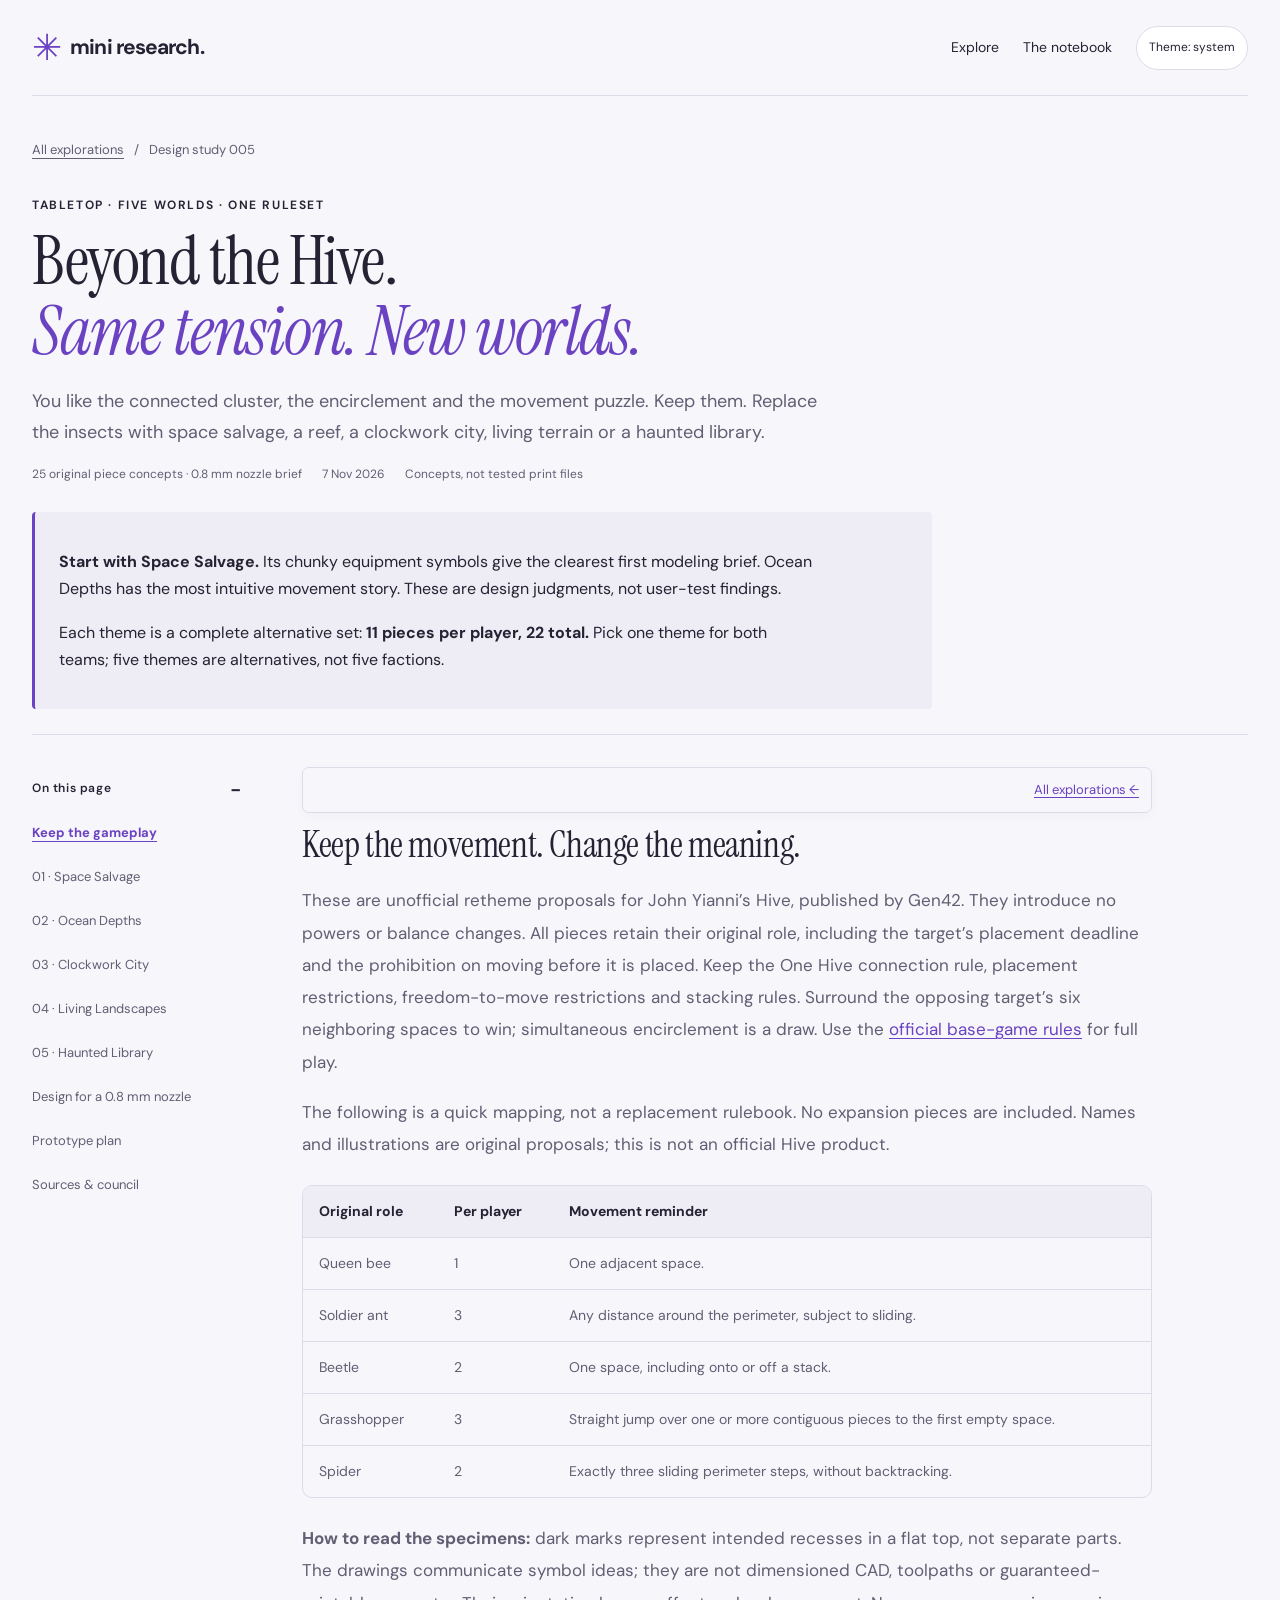
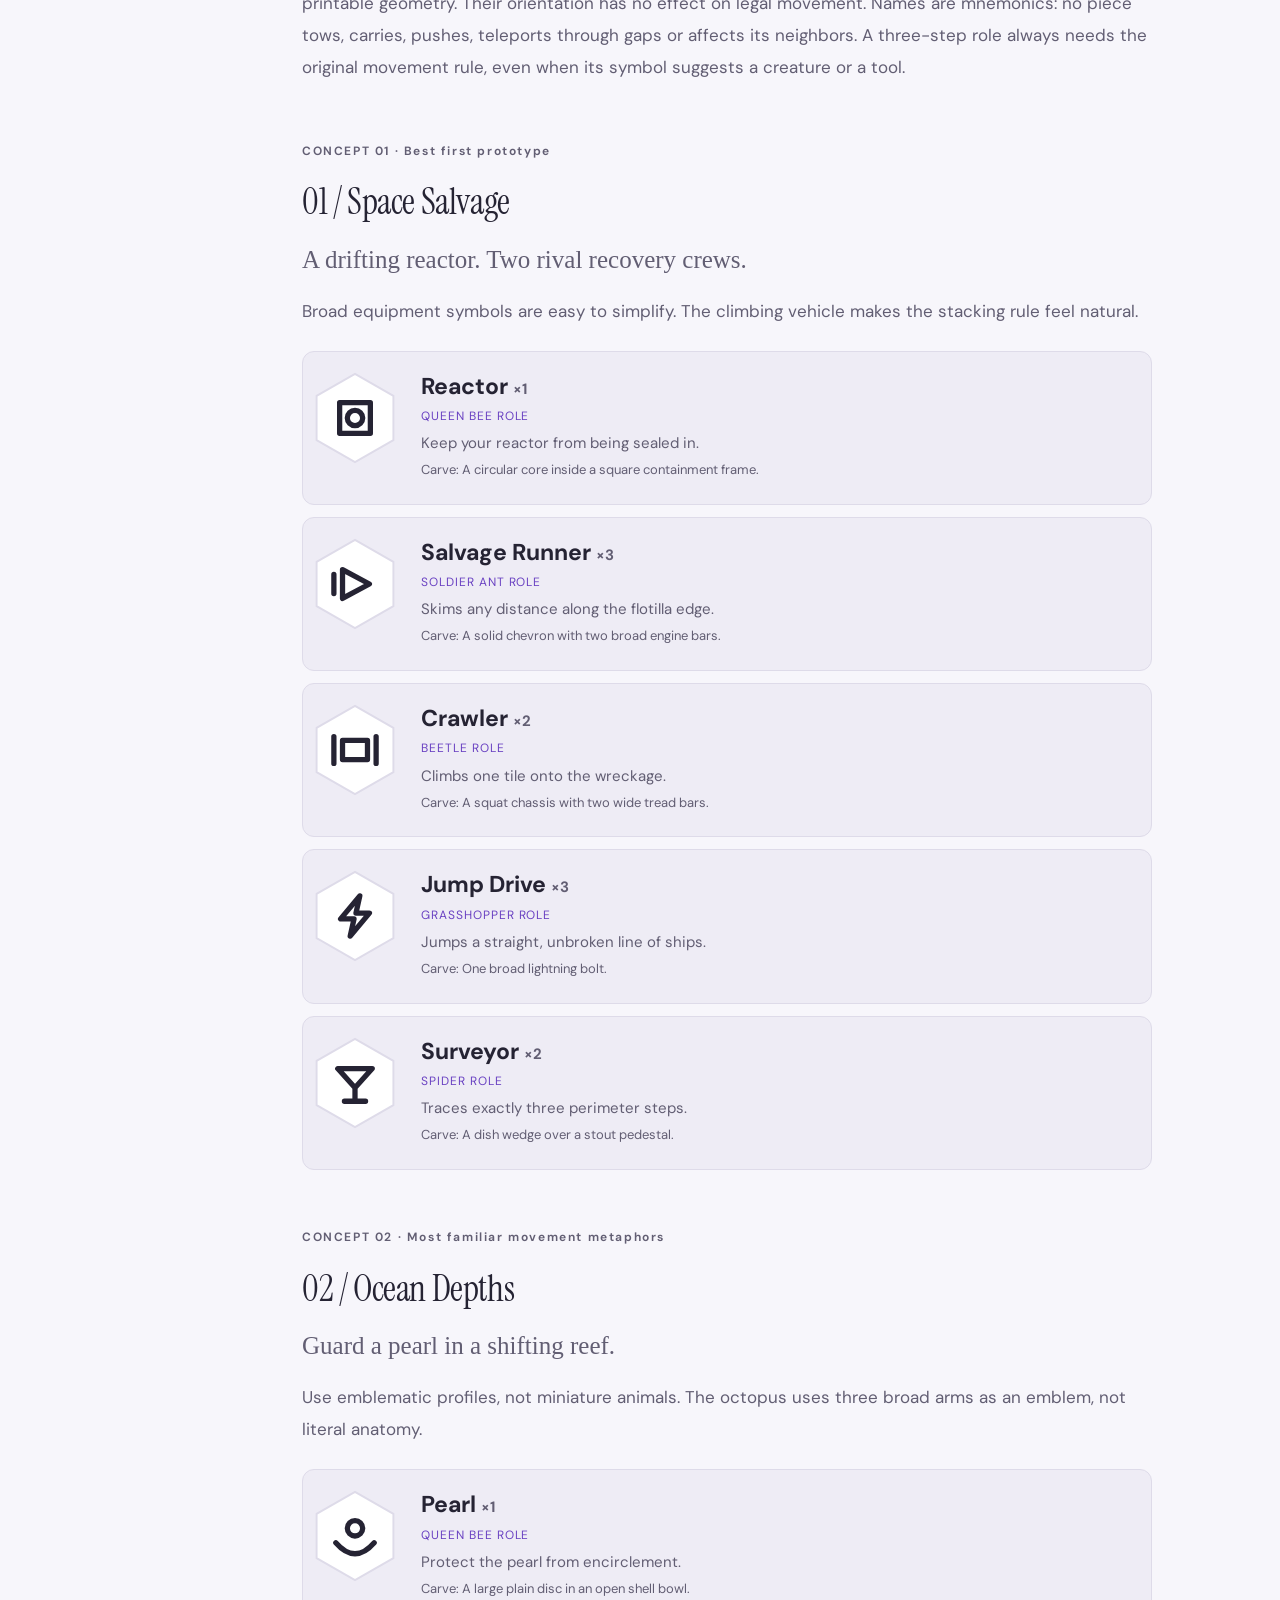
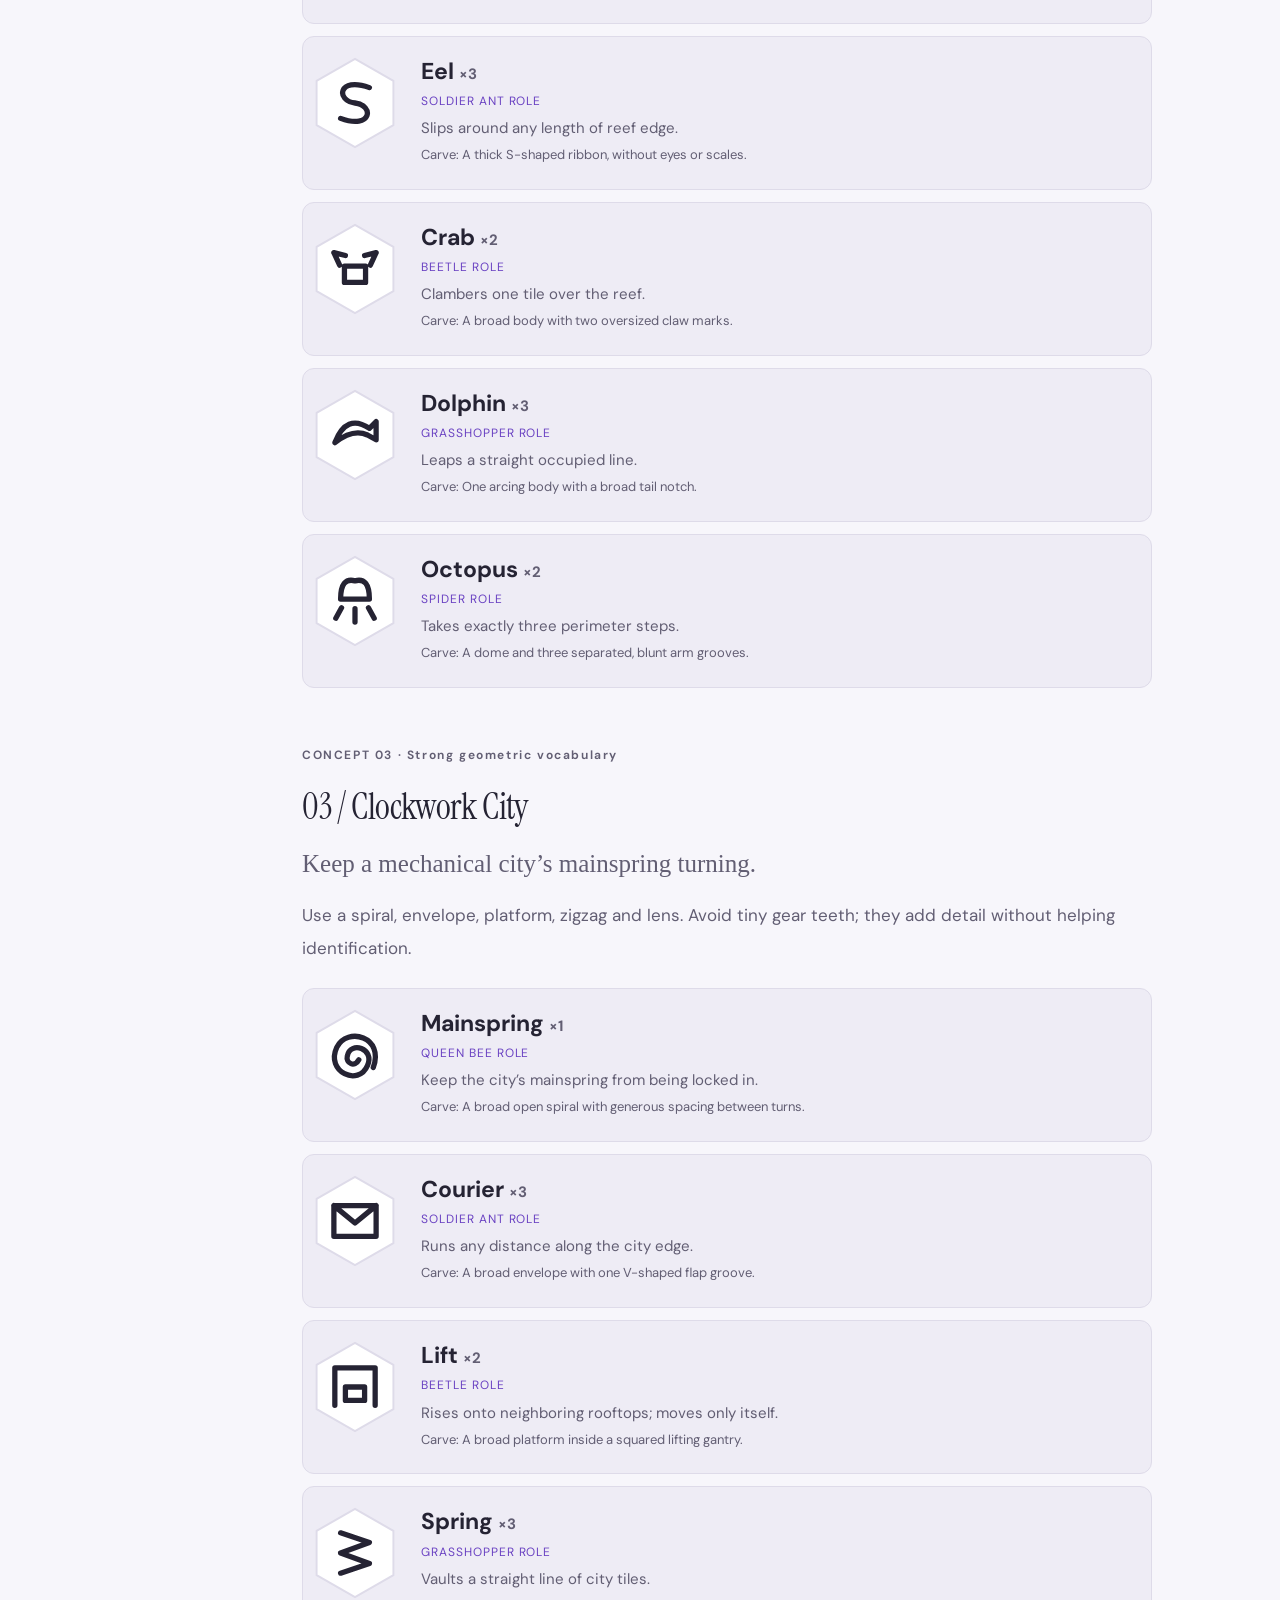
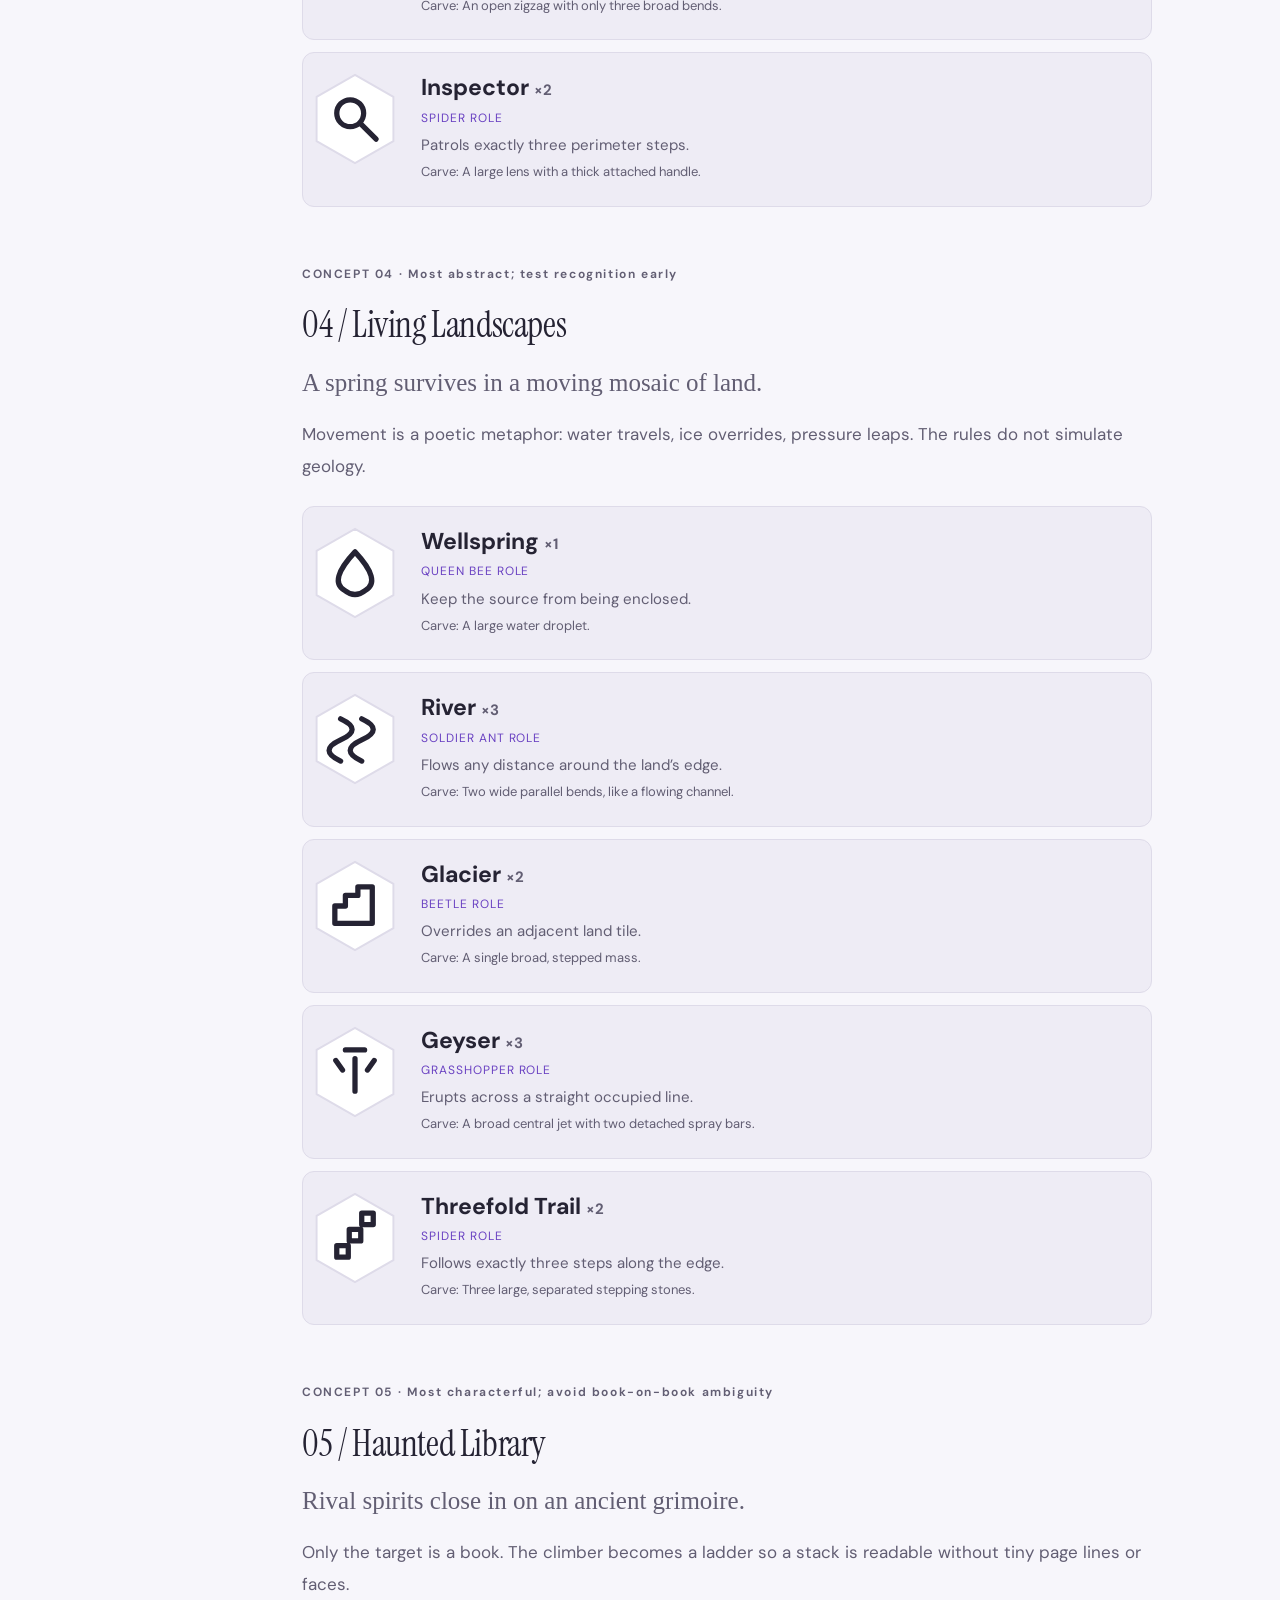
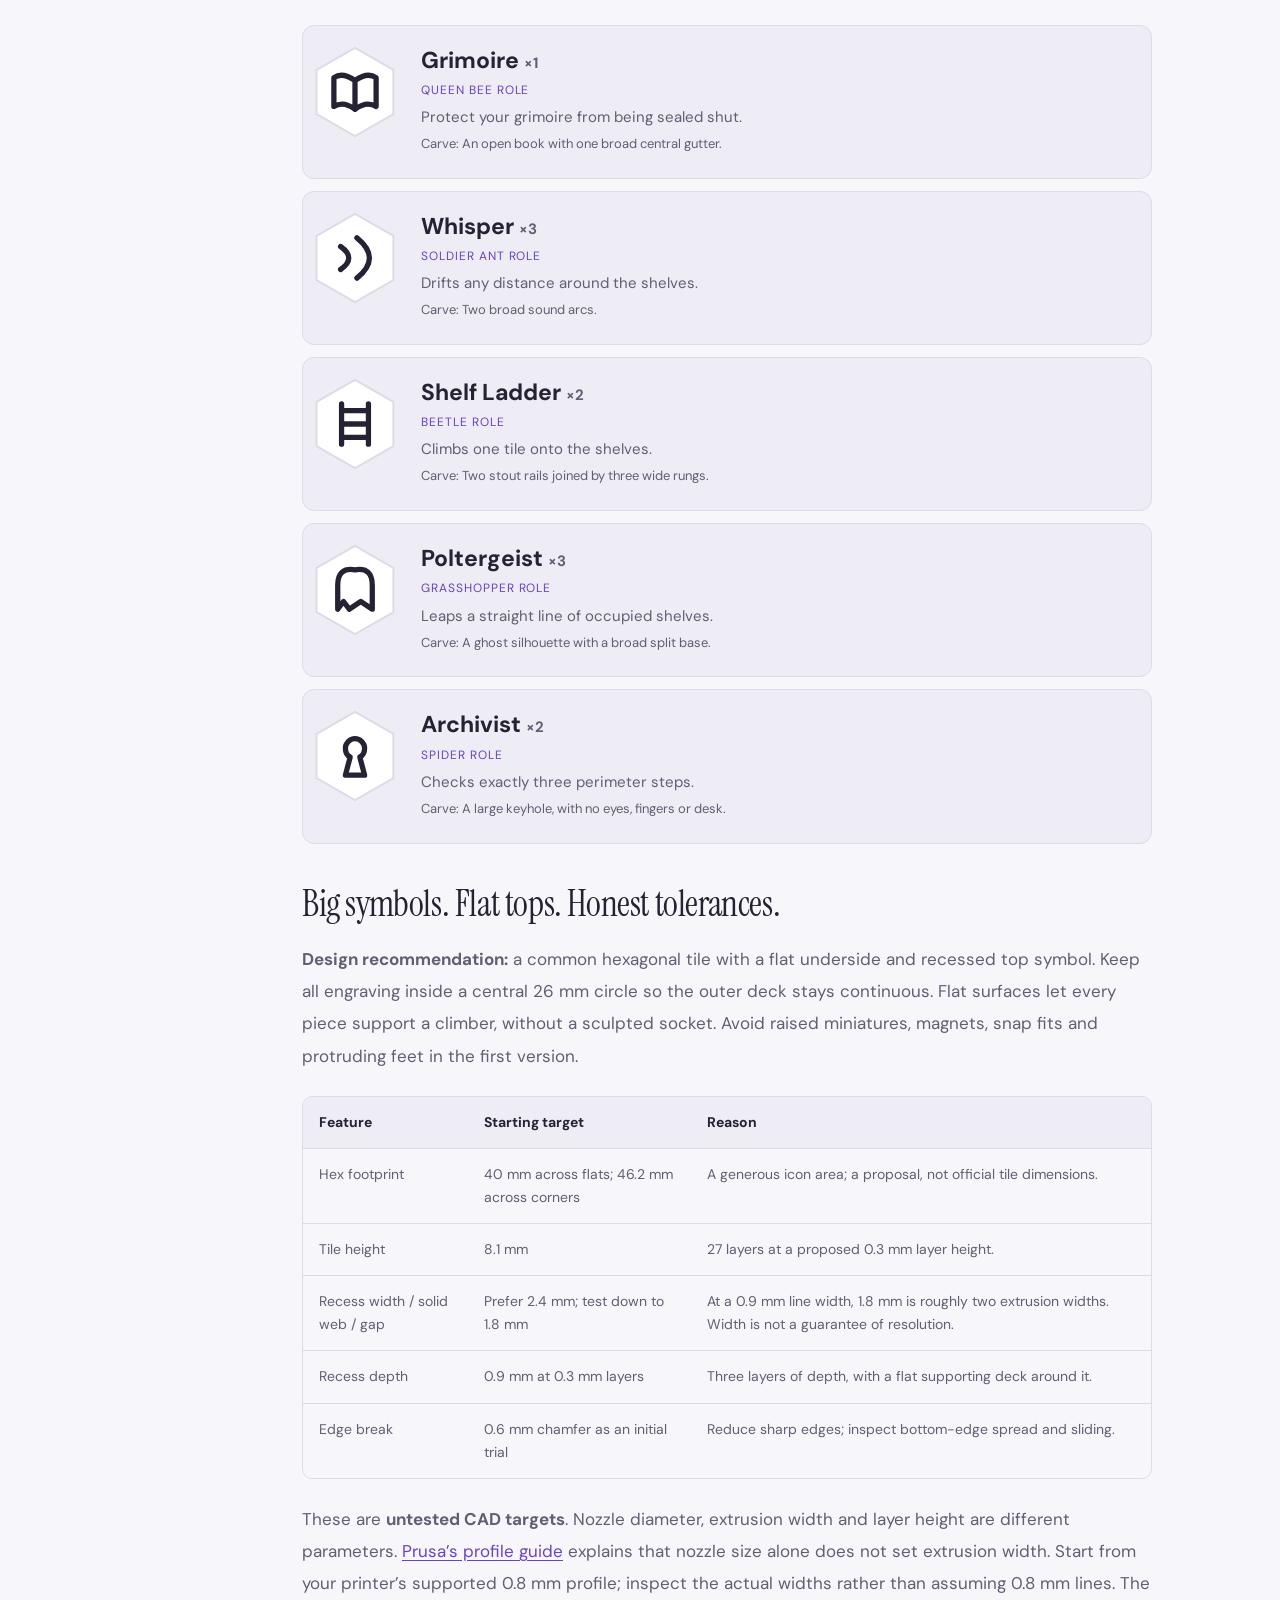
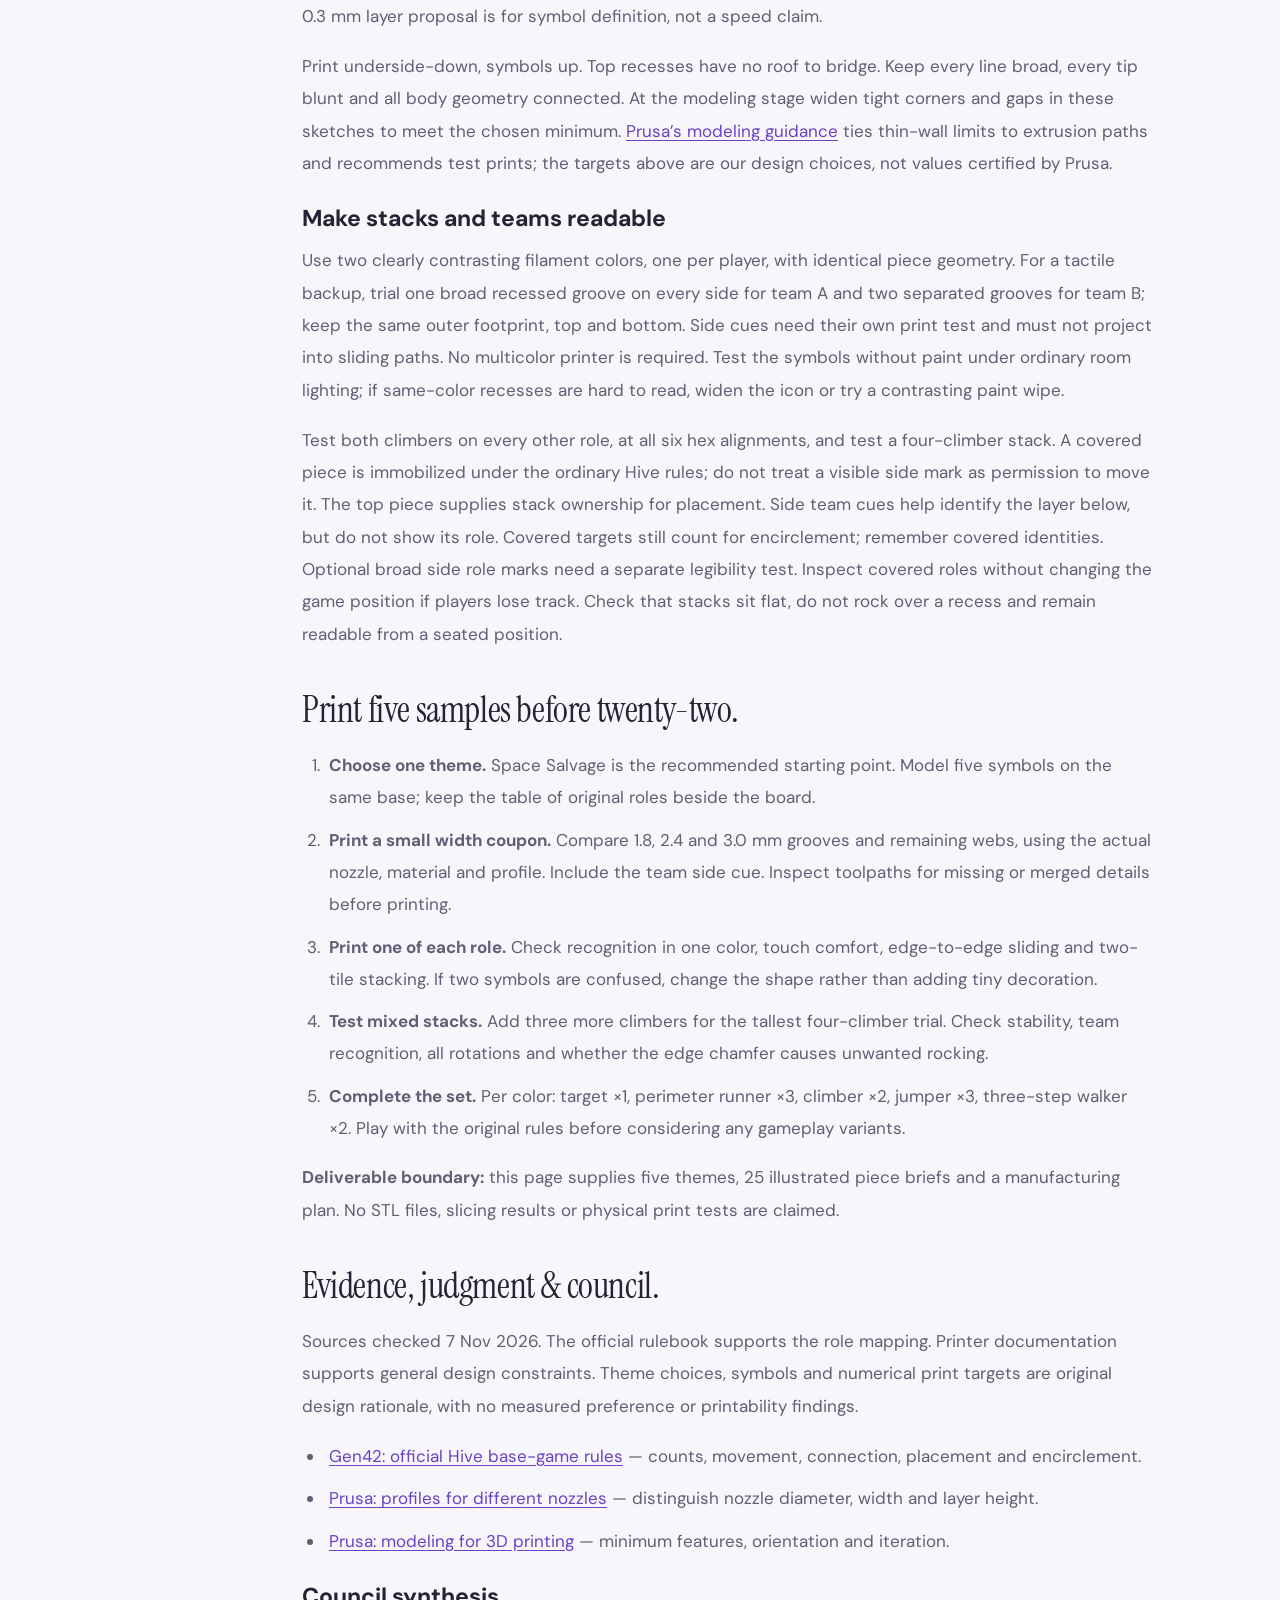
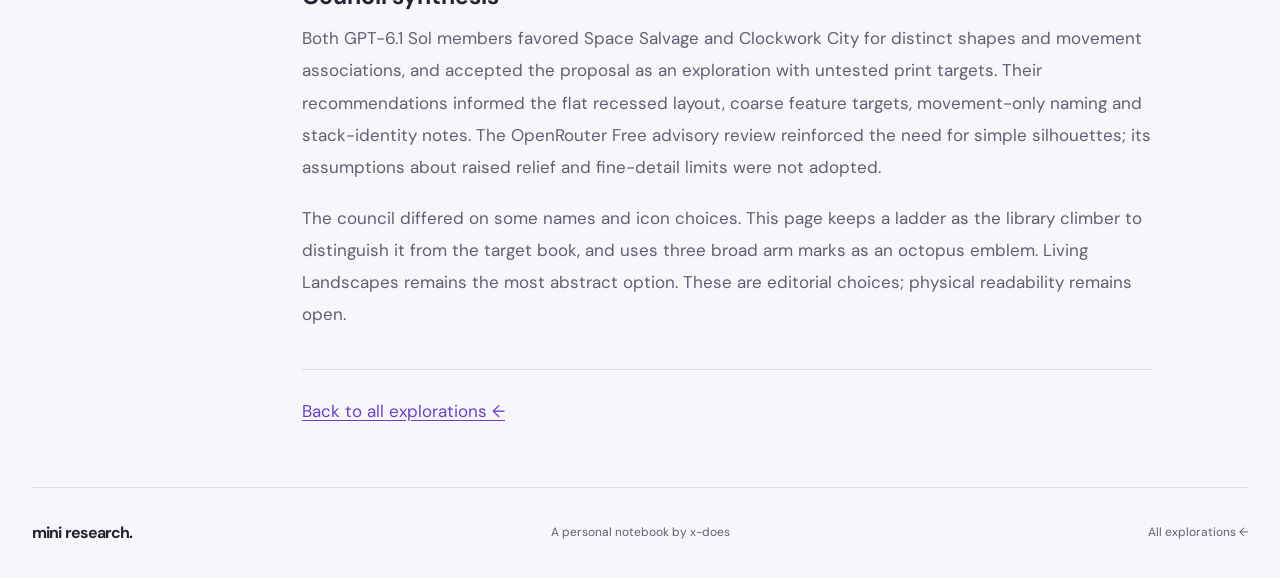
<file: research/hive-alternatives/index.html>
<!doctype html>
<html lang="en"><head><meta charset="utf-8"><meta name="viewport" content="width=device-width, initial-scale=1"><meta name="description" content="Five non-insect Hive rethemes: 25 original piece concepts with bold symbols, unchanged base-game roles, and a practical 0.8 mm nozzle design brief."><title>Beyond the Hive — Mini Research</title><link rel="icon" href="../../assets/favicon.svg" type="image/svg+xml"><script src="../../assets/theme.js"></script><link rel="stylesheet" href="../../assets/style.css"><link rel="stylesheet" href="../../assets/modern.css"><link rel="stylesheet" href="../../assets/research.css"><link rel="stylesheet" href="style.css"><script src="../../assets/article.js" defer></script></head>
<body class="research-article"><a class="skip-link" href="#article">Skip to article</a><header class="site-header wrap"><a class="wordmark" href="../../"><span class="brand-symbol" aria-hidden="true">✳</span> mini research.</a><nav aria-label="Main navigation"><a href="../../#explore" data-explore-home>Explore</a><a class="about-link" href="../">The notebook</a><button class="theme-toggle" type="button" hidden>Theme: system</button></nav></header><main class="wrap"><header class="article-header"><div class="breadcrumb"><a href="../../#explore" data-explore-home>All explorations</a><span>/</span><span>Design study 005</span></div><p class="eyebrow">TABLETOP · FIVE WORLDS · ONE RULESET</p><h1>Beyond the Hive.<br><em>Same tension. New worlds.</em></h1><p class="article-deck">You like the connected cluster, the encirclement and the movement puzzle. Keep them. Replace the insects with space salvage, a reef, a clockwork city, living terrain or a haunted library.</p><div class="article-meta"><span>25 original piece concepts · 0.8 mm nozzle brief</span><time datetime="2026-11-07">7 Nov 2026</time><span>Concepts, not tested print files</span></div><div class="design-summary"><p><strong>Start with Space Salvage.</strong> Its chunky equipment symbols give the clearest first modeling brief. Ocean Depths has the most intuitive movement story. These are design judgments, not user-test findings.</p><p>Each theme is a complete alternative set: <strong>11 pieces per player, 22 total.</strong> Pick one theme for both teams; five themes are alternatives, not five factions.</p></div></header><div class="article-layout"><details class="toc" id="contents"><summary>On this page</summary><a href="#rules">Keep the gameplay</a><a href="#space">01 · Space Salvage</a><a href="#ocean">02 · Ocean Depths</a><a href="#clockwork">03 · Clockwork City</a><a href="#landscape">04 · Living Landscapes</a><a href="#library">05 · Haunted Library</a><a href="#printing">Design for a 0.8 mm nozzle</a><a href="#next">Prototype plan</a><a href="#sources">Sources &amp; council</a></details><article class="prose" id="article"><nav class="reading-navigation" aria-label="Reading navigation"><a href="#contents">Contents ↑</a><a href="../../#explore" data-explore-home>All explorations ←</a></nav><section id="rules"><h2>Keep the movement. Change the meaning.</h2><p>These are unofficial retheme proposals for John Yianni’s Hive, published by Gen42. They introduce no powers or balance changes. All pieces retain their original role, including the target’s placement deadline and the prohibition on moving before it is placed. Keep the One Hive connection rule, placement restrictions, freedom-to-move restrictions and stacking rules. Surround the opposing target’s six neighboring spaces to win; simultaneous encirclement is a draw. Use the <a href="https://www.gen42.com/wp-content/uploads/Hive-rules.pdf">official base-game rules</a> for full play.</p><p>The following is a quick mapping, not a replacement rulebook. No expansion pieces are included. Names and illustrations are original proposals; this is not an official Hive product.</p><div class="table-scroll" tabindex="0" role="region" aria-label="Base-game roles and counts"><table><thead><tr><th>Original role</th><th>Per player</th><th>Movement reminder</th></tr></thead><tbody><tr><td>Queen bee</td><td>1</td><td>One adjacent space.</td></tr><tr><td>Soldier ant</td><td>3</td><td>Any distance around the perimeter, subject to sliding.</td></tr><tr><td>Beetle</td><td>2</td><td>One space, including onto or off a stack.</td></tr><tr><td>Grasshopper</td><td>3</td><td>Straight jump over one or more contiguous pieces to the first empty space.</td></tr><tr><td>Spider</td><td>2</td><td>Exactly three sliding perimeter steps, without backtracking.</td></tr></tbody></table></div><p><strong>How to read the specimens:</strong> dark marks represent intended recesses in a flat top, not separate parts. The drawings communicate symbol ideas; they are not dimensioned CAD, toolpaths or guaranteed-printable geometry. Their orientation has no effect on legal movement. Names are mnemonics: no piece tows, carries, pushes, teleports through gaps or affects its neighbors. A three-step role always needs the original movement rule, even when its symbol suggests a creature or a tool.</p></section><section id="space" class="theme-study"><p class="eyebrow">CONCEPT 01 · Best first prototype</p><h2>01 / Space Salvage</h2><p class="theme-pitch">A drifting reactor. Two rival recovery crews.</p><p>Broad equipment symbols are easy to simplify. The climbing vehicle makes the stacking rule feel natural.</p><ul class="piece-set"><li class="piece"><svg viewBox="0 0 100 100" aria-hidden="true"><path class="hex" d="M50 4L90 27V73L50 96L10 73V27Z"/><path class="symbol" d="M34 34H66V66H34Z M58 50A8 8 0 1 1 42 50A8 8 0 1 1 58 50"/></svg><div><h3>Reactor <span>×1</span></h3><p class="role">Queen bee role</p><p>Keep your reactor from being sealed in.</p><p class="geometry">Carve: A circular core inside a square containment frame.</p></div></li><li class="piece"><svg viewBox="0 0 100 100" aria-hidden="true"><path class="hex" d="M50 4L90 27V73L50 96L10 73V27Z"/><path class="symbol" d="M37 35L65 50L37 65Z M28 40V60"/></svg><div><h3>Salvage Runner <span>×3</span></h3><p class="role">Soldier ant role</p><p>Skims any distance along the flotilla edge.</p><p class="geometry">Carve: A solid chevron with two broad engine bars.</p></div></li><li class="piece"><svg viewBox="0 0 100 100" aria-hidden="true"><path class="hex" d="M50 4L90 27V73L50 96L10 73V27Z"/><path class="symbol" d="M37 40H63V60H37Z M28 36V64 M72 36V64"/></svg><div><h3>Crawler <span>×2</span></h3><p class="role">Beetle role</p><p>Climbs one tile onto the wreckage.</p><p class="geometry">Carve: A squat chassis with two wide tread bars.</p></div></li><li class="piece"><svg viewBox="0 0 100 100" aria-hidden="true"><path class="hex" d="M50 4L90 27V73L50 96L10 73V27Z"/><path class="symbol" d="M55 29L35 53H49L45 71L65 47H51Z"/></svg><div><h3>Jump Drive <span>×3</span></h3><p class="role">Grasshopper role</p><p>Jumps a straight, unbroken line of ships.</p><p class="geometry">Carve: One broad lightning bolt.</p></div></li><li class="piece"><svg viewBox="0 0 100 100" aria-hidden="true"><path class="hex" d="M50 4L90 27V73L50 96L10 73V27Z"/><path class="symbol" d="M32 35H68L50 55Z M50 55V68 M39 69H61"/></svg><div><h3>Surveyor <span>×2</span></h3><p class="role">Spider role</p><p>Traces exactly three perimeter steps.</p><p class="geometry">Carve: A dish wedge over a stout pedestal.</p></div></li></ul></section><section id="ocean" class="theme-study"><p class="eyebrow">CONCEPT 02 · Most familiar movement metaphors</p><h2>02 / Ocean Depths</h2><p class="theme-pitch">Guard a pearl in a shifting reef.</p><p>Use emblematic profiles, not miniature animals. The octopus uses three broad arms as an emblem, not literal anatomy.</p><ul class="piece-set"><li class="piece"><svg viewBox="0 0 100 100" aria-hidden="true"><path class="hex" d="M50 4L90 27V73L50 96L10 73V27Z"/><path class="symbol" d="M58 42A8 8 0 1 1 42 42A8 8 0 1 1 58 42 M30 57Q50 80 70 57"/></svg><div><h3>Pearl <span>×1</span></h3><p class="role">Queen bee role</p><p>Protect the pearl from encirclement.</p><p class="geometry">Carve: A large plain disc in an open shell bowl.</p></div></li><li class="piece"><svg viewBox="0 0 100 100" aria-hidden="true"><path class="hex" d="M50 4L90 27V73L50 96L10 73V27Z"/><path class="symbol" d="M65 34C32 22 30 48 50 50S68 78 35 66"/></svg><div><h3>Eel <span>×3</span></h3><p class="role">Soldier ant role</p><p>Slips around any length of reef edge.</p><p class="geometry">Carve: A thick S-shaped ribbon, without eyes or scales.</p></div></li><li class="piece"><svg viewBox="0 0 100 100" aria-hidden="true"><path class="hex" d="M50 4L90 27V73L50 96L10 73V27Z"/><path class="symbol" d="M39 47H61V64H39Z M34 46L28 33 M28 33L40 36 M66 46L72 33 M72 33L60 36"/></svg><div><h3>Crab <span>×2</span></h3><p class="role">Beetle role</p><p>Clambers one tile over the reef.</p><p class="geometry">Carve: A broad body with two oversized claw marks.</p></div></li><li class="piece"><svg viewBox="0 0 100 100" aria-hidden="true"><path class="hex" d="M50 4L90 27V73L50 96L10 73V27Z"/><path class="symbol" d="M29 58Q41 27 65 43L72 36V55L63 50Q48 43 29 58Z"/></svg><div><h3>Dolphin <span>×3</span></h3><p class="role">Grasshopper role</p><p>Leaps a straight occupied line.</p><p class="geometry">Carve: One arcing body with a broad tail notch.</p></div></li><li class="piece"><svg viewBox="0 0 100 100" aria-hidden="true"><path class="hex" d="M50 4L90 27V73L50 96L10 73V27Z"/><path class="symbol" d="M35 48Q35 25 50 29Q65 25 65 48Z M36 57L30 68 M50 58V72 M64 57L70 68"/></svg><div><h3>Octopus <span>×2</span></h3><p class="role">Spider role</p><p>Takes exactly three perimeter steps.</p><p class="geometry">Carve: A dome and three separated, blunt arm grooves.</p></div></li></ul></section><section id="clockwork" class="theme-study"><p class="eyebrow">CONCEPT 03 · Strong geometric vocabulary</p><h2>03 / Clockwork City</h2><p class="theme-pitch">Keep a mechanical city’s mainspring turning.</p><p>Use a spiral, envelope, platform, zigzag and lens. Avoid tiny gear teeth; they add detail without helping identification.</p><ul class="piece-set"><li class="piece"><svg viewBox="0 0 100 100" aria-hidden="true"><path class="hex" d="M50 4L90 27V73L50 96L10 73V27Z"/><path class="symbol" d="M69 63C81 31 42 20 31 42C19 68 54 83 63 61C71 43 45 35 42 51C40 59 50 63 54 55"/></svg><div><h3>Mainspring <span>×1</span></h3><p class="role">Queen bee role</p><p>Keep the city’s mainspring from being locked in.</p><p class="geometry">Carve: A broad open spiral with generous spacing between turns.</p></div></li><li class="piece"><svg viewBox="0 0 100 100" aria-hidden="true"><path class="hex" d="M50 4L90 27V73L50 96L10 73V27Z"/><path class="symbol" d="M28 34H72V66H28Z M28 34L50 52L72 34"/></svg><div><h3>Courier <span>×3</span></h3><p class="role">Soldier ant role</p><p>Runs any distance along the city edge.</p><p class="geometry">Carve: A broad envelope with one V-shaped flap groove.</p></div></li><li class="piece"><svg viewBox="0 0 100 100" aria-hidden="true"><path class="hex" d="M50 4L90 27V73L50 96L10 73V27Z"/><path class="symbol" d="M29 69V30H71V69 M40 50H60V64H40Z"/></svg><div><h3>Lift <span>×2</span></h3><p class="role">Beetle role</p><p>Rises onto neighboring rooftops; moves only itself.</p><p class="geometry">Carve: A broad platform inside a squared lifting gantry.</p></div></li><li class="piece"><svg viewBox="0 0 100 100" aria-hidden="true"><path class="hex" d="M50 4L90 27V73L50 96L10 73V27Z"/><path class="symbol" d="M35 29L65 39L35 50L65 61L35 71"/></svg><div><h3>Spring <span>×3</span></h3><p class="role">Grasshopper role</p><p>Vaults a straight line of city tiles.</p><p class="geometry">Carve: An open zigzag with only three broad bends.</p></div></li><li class="piece"><svg viewBox="0 0 100 100" aria-hidden="true"><path class="hex" d="M50 4L90 27V73L50 96L10 73V27Z"/><path class="symbol" d="M59 44A14 14 0 1 1 31 44A14 14 0 1 1 59 44 M56 55L72 71"/></svg><div><h3>Inspector <span>×2</span></h3><p class="role">Spider role</p><p>Patrols exactly three perimeter steps.</p><p class="geometry">Carve: A large lens with a thick attached handle.</p></div></li></ul></section><section id="landscape" class="theme-study"><p class="eyebrow">CONCEPT 04 · Most abstract; test recognition early</p><h2>04 / Living Landscapes</h2><p class="theme-pitch">A spring survives in a moving mosaic of land.</p><p>Movement is a poetic metaphor: water travels, ice overrides, pressure leaps. The rules do not simulate geology.</p><ul class="piece-set"><li class="piece"><svg viewBox="0 0 100 100" aria-hidden="true"><path class="hex" d="M50 4L90 27V73L50 96L10 73V27Z"/><path class="symbol" d="M50 28Q22 58 39 68Q50 77 61 68Q78 58 50 28Z"/></svg><div><h3>Wellspring <span>×1</span></h3><p class="role">Queen bee role</p><p>Keep the source from being enclosed.</p><p class="geometry">Carve: A large water droplet.</p></div></li><li class="piece"><svg viewBox="0 0 100 100" aria-hidden="true"><path class="hex" d="M50 4L90 27V73L50 96L10 73V27Z"/><path class="symbol" d="M35 29Q59 40 35 51T35 73 M57 29Q81 40 57 51T57 73"/></svg><div><h3>River <span>×3</span></h3><p class="role">Soldier ant role</p><p>Flows any distance around the land’s edge.</p><p class="geometry">Carve: Two wide parallel bends, like a flowing channel.</p></div></li><li class="piece"><svg viewBox="0 0 100 100" aria-hidden="true"><path class="hex" d="M50 4L90 27V73L50 96L10 73V27Z"/><path class="symbol" d="M29 68V50H40V39H53V30H68V68Z"/></svg><div><h3>Glacier <span>×2</span></h3><p class="role">Beetle role</p><p>Overrides an adjacent land tile.</p><p class="geometry">Carve: A single broad, stepped mass.</p></div></li><li class="piece"><svg viewBox="0 0 100 100" aria-hidden="true"><path class="hex" d="M50 4L90 27V73L50 96L10 73V27Z"/><path class="symbol" d="M50 70V36 M37 48L30 38 M63 48L70 38 M40 27H60"/></svg><div><h3>Geyser <span>×3</span></h3><p class="role">Grasshopper role</p><p>Erupts across a straight occupied line.</p><p class="geometry">Carve: A broad central jet with two detached spray bars.</p></div></li><li class="piece"><svg viewBox="0 0 100 100" aria-hidden="true"><path class="hex" d="M50 4L90 27V73L50 96L10 73V27Z"/><path class="symbol" d="M31 58H43V70H31Z M44 41H56V53H44Z M57 24H69V36H57Z"/></svg><div><h3>Threefold Trail <span>×2</span></h3><p class="role">Spider role</p><p>Follows exactly three steps along the edge.</p><p class="geometry">Carve: Three large, separated stepping stones.</p></div></li></ul></section><section id="library" class="theme-study"><p class="eyebrow">CONCEPT 05 · Most characterful; avoid book-on-book ambiguity</p><h2>05 / Haunted Library</h2><p class="theme-pitch">Rival spirits close in on an ancient grimoire.</p><p>Only the target is a book. The climber becomes a ladder so a stack is readable without tiny page lines or faces.</p><ul class="piece-set"><li class="piece"><svg viewBox="0 0 100 100" aria-hidden="true"><path class="hex" d="M50 4L90 27V73L50 96L10 73V27Z"/><path class="symbol" d="M50 38Q37 29 28 35V65Q38 59 50 68Q62 59 72 65V35Q63 29 50 38Z M50 38V68"/></svg><div><h3>Grimoire <span>×1</span></h3><p class="role">Queen bee role</p><p>Protect your grimoire from being sealed shut.</p><p class="geometry">Carve: An open book with one broad central gutter.</p></div></li><li class="piece"><svg viewBox="0 0 100 100" aria-hidden="true"><path class="hex" d="M50 4L90 27V73L50 96L10 73V27Z"/><path class="symbol" d="M35 38Q52 50 35 62 M52 29Q78 50 52 71"/></svg><div><h3>Whisper <span>×3</span></h3><p class="role">Soldier ant role</p><p>Drifts any distance around the shelves.</p><p class="geometry">Carve: Two broad sound arcs.</p></div></li><li class="piece"><svg viewBox="0 0 100 100" aria-hidden="true"><path class="hex" d="M50 4L90 27V73L50 96L10 73V27Z"/><path class="symbol" d="M36 29V71 M64 29V71 M36 36H64 M36 50H64 M36 64H64"/></svg><div><h3>Shelf Ladder <span>×2</span></h3><p class="role">Beetle role</p><p>Climbs one tile onto the shelves.</p><p class="geometry">Carve: Two stout rails joined by three wide rungs.</p></div></li><li class="piece"><svg viewBox="0 0 100 100" aria-hidden="true"><path class="hex" d="M50 4L90 27V73L50 96L10 73V27Z"/><path class="symbol" d="M32 70V45Q32 26 50 29Q68 26 68 45V70L56 62L44 70L38 62Z"/></svg><div><h3>Poltergeist <span>×3</span></h3><p class="role">Grasshopper role</p><p>Leaps a straight line of occupied shelves.</p><p class="geometry">Carve: A ghost silhouette with a broad split base.</p></div></li><li class="piece"><svg viewBox="0 0 100 100" aria-hidden="true"><path class="hex" d="M50 4L90 27V73L50 96L10 73V27Z"/><path class="symbol" d="M60 42A10 10 0 1 0 40 42Q40 49 45 51L40 70H60L55 51Q60 49 60 42Z"/></svg><div><h3>Archivist <span>×2</span></h3><p class="role">Spider role</p><p>Checks exactly three perimeter steps.</p><p class="geometry">Carve: A large keyhole, with no eyes, fingers or desk.</p></div></li></ul></section><section id="printing"><h2>Big symbols. Flat tops. Honest tolerances.</h2><p><strong>Design recommendation:</strong> a common hexagonal tile with a flat underside and recessed top symbol. Keep all engraving inside a central 26 mm circle so the outer deck stays continuous. Flat surfaces let every piece support a climber, without a sculpted socket. Avoid raised miniatures, magnets, snap fits and protruding feet in the first version.</p><div class="table-scroll" tabindex="0" role="region" aria-label="Untested starting dimensions"><table><thead><tr><th>Feature</th><th>Starting target</th><th>Reason</th></tr></thead><tbody><tr><td>Hex footprint</td><td>40 mm across flats; 46.2 mm across corners</td><td>A generous icon area; a proposal, not official tile dimensions.</td></tr><tr><td>Tile height</td><td>8.1 mm</td><td>27 layers at a proposed 0.3 mm layer height.</td></tr><tr><td>Recess width / solid web / gap</td><td>Prefer 2.4 mm; test down to 1.8 mm</td><td>At a 0.9 mm line width, 1.8 mm is roughly two extrusion widths. Width is not a guarantee of resolution.</td></tr><tr><td>Recess depth</td><td>0.9 mm at 0.3 mm layers</td><td>Three layers of depth, with a flat supporting deck around it.</td></tr><tr><td>Edge break</td><td>0.6 mm chamfer as an initial trial</td><td>Reduce sharp edges; inspect bottom-edge spread and sliding.</td></tr></tbody></table></div><p>These are <strong>untested CAD targets</strong>. Nozzle diameter, extrusion width and layer height are different parameters. <a href="https://help.prusa3d.com/article/creating-profiles-for-different-nozzles_127540">Prusa’s profile guide</a> explains that nozzle size alone does not set extrusion width. Start from your printer’s supported 0.8 mm profile; inspect the actual widths rather than assuming 0.8 mm lines. The 0.3 mm layer proposal is for symbol definition, not a speed claim.</p><p>Print underside-down, symbols up. Top recesses have no roof to bridge. Keep every line broad, every tip blunt and all body geometry connected. At the modeling stage widen tight corners and gaps in these sketches to meet the chosen minimum. <a href="https://help.prusa3d.com/article/modeling-with-3d-printing-in-mind_164135">Prusa’s modeling guidance</a> ties thin-wall limits to extrusion paths and recommends test prints; the targets above are our design choices, not values certified by Prusa.</p><h3>Make stacks and teams readable</h3><p>Use two clearly contrasting filament colors, one per player, with identical piece geometry. For a tactile backup, trial one broad recessed groove on every side for team A and two separated grooves for team B; keep the same outer footprint, top and bottom. Side cues need their own print test and must not project into sliding paths. No multicolor printer is required. Test the symbols without paint under ordinary room lighting; if same-color recesses are hard to read, widen the icon or try a contrasting paint wipe.</p><p>Test both climbers on every other role, at all six hex alignments, and test a four-climber stack. A covered piece is immobilized under the ordinary Hive rules; do not treat a visible side mark as permission to move it. The top piece supplies stack ownership for placement. Side team cues help identify the layer below, but do not show its role. Covered targets still count for encirclement; remember covered identities. Optional broad side role marks need a separate legibility test. Inspect covered roles without changing the game position if players lose track. Check that stacks sit flat, do not rock over a recess and remain readable from a seated position.</p></section><section id="next"><h2>Print five samples before twenty-two.</h2><ol><li><strong>Choose one theme.</strong> Space Salvage is the recommended starting point. Model five symbols on the same base; keep the table of original roles beside the board.</li><li><strong>Print a small width coupon.</strong> Compare 1.8, 2.4 and 3.0 mm grooves and remaining webs, using the actual nozzle, material and profile. Include the team side cue. Inspect toolpaths for missing or merged details before printing.</li><li><strong>Print one of each role.</strong> Check recognition in one color, touch comfort, edge-to-edge sliding and two-tile stacking. If two symbols are confused, change the shape rather than adding tiny decoration.</li><li><strong>Test mixed stacks.</strong> Add three more climbers for the tallest four-climber trial. Check stability, team recognition, all rotations and whether the edge chamfer causes unwanted rocking.</li><li><strong>Complete the set.</strong> Per color: target ×1, perimeter runner ×3, climber ×2, jumper ×3, three-step walker ×2. Play with the original rules before considering any gameplay variants.</li></ol><p><strong>Deliverable boundary:</strong> this page supplies five themes, 25 illustrated piece briefs and a manufacturing plan. No STL files, slicing results or physical print tests are claimed.</p></section><section id="sources"><h2>Evidence, judgment &amp; council.</h2><p>Sources checked 7 Nov 2026. The official rulebook supports the role mapping. Printer documentation supports general design constraints. Theme choices, symbols and numerical print targets are original design rationale, with no measured preference or printability findings.</p><ul><li><a href="https://www.gen42.com/wp-content/uploads/Hive-rules.pdf">Gen42: official Hive base-game rules</a> — counts, movement, connection, placement and encirclement.</li><li><a href="https://help.prusa3d.com/article/creating-profiles-for-different-nozzles_127540">Prusa: profiles for different nozzles</a> — distinguish nozzle diameter, width and layer height.</li><li><a href="https://help.prusa3d.com/article/modeling-with-3d-printing-in-mind_164135">Prusa: modeling for 3D printing</a> — minimum features, orientation and iteration.</li></ul><div id="council-outcome"><h3>Council synthesis</h3><p>Both GPT-6.1 Sol members favored Space Salvage and Clockwork City for distinct shapes and movement associations, and accepted the proposal as an exploration with untested print targets. Their recommendations informed the flat recessed layout, coarse feature targets, movement-only naming and stack-identity notes. The OpenRouter Free advisory review reinforced the need for simple silhouettes; its assumptions about raised relief and fine-detail limits were not adopted.</p><p>The council differed on some names and icon choices. This page keeps a ladder as the library climber to distinguish it from the target book, and uses three broad arm marks as an octopus emblem. Living Landscapes remains the most abstract option. These are editorial choices; physical readability remains open.</p></div></section><div class="article-end"><a href="../../#explore" data-explore-home>Back to all explorations ←</a></div></article></div></main><footer class="site-footer wrap"><a class="wordmark" href="../../">mini research.</a><span>A personal notebook by x-does</span><a href="../../#explore" data-explore-home>All explorations ←</a></footer></body></html>
</file>
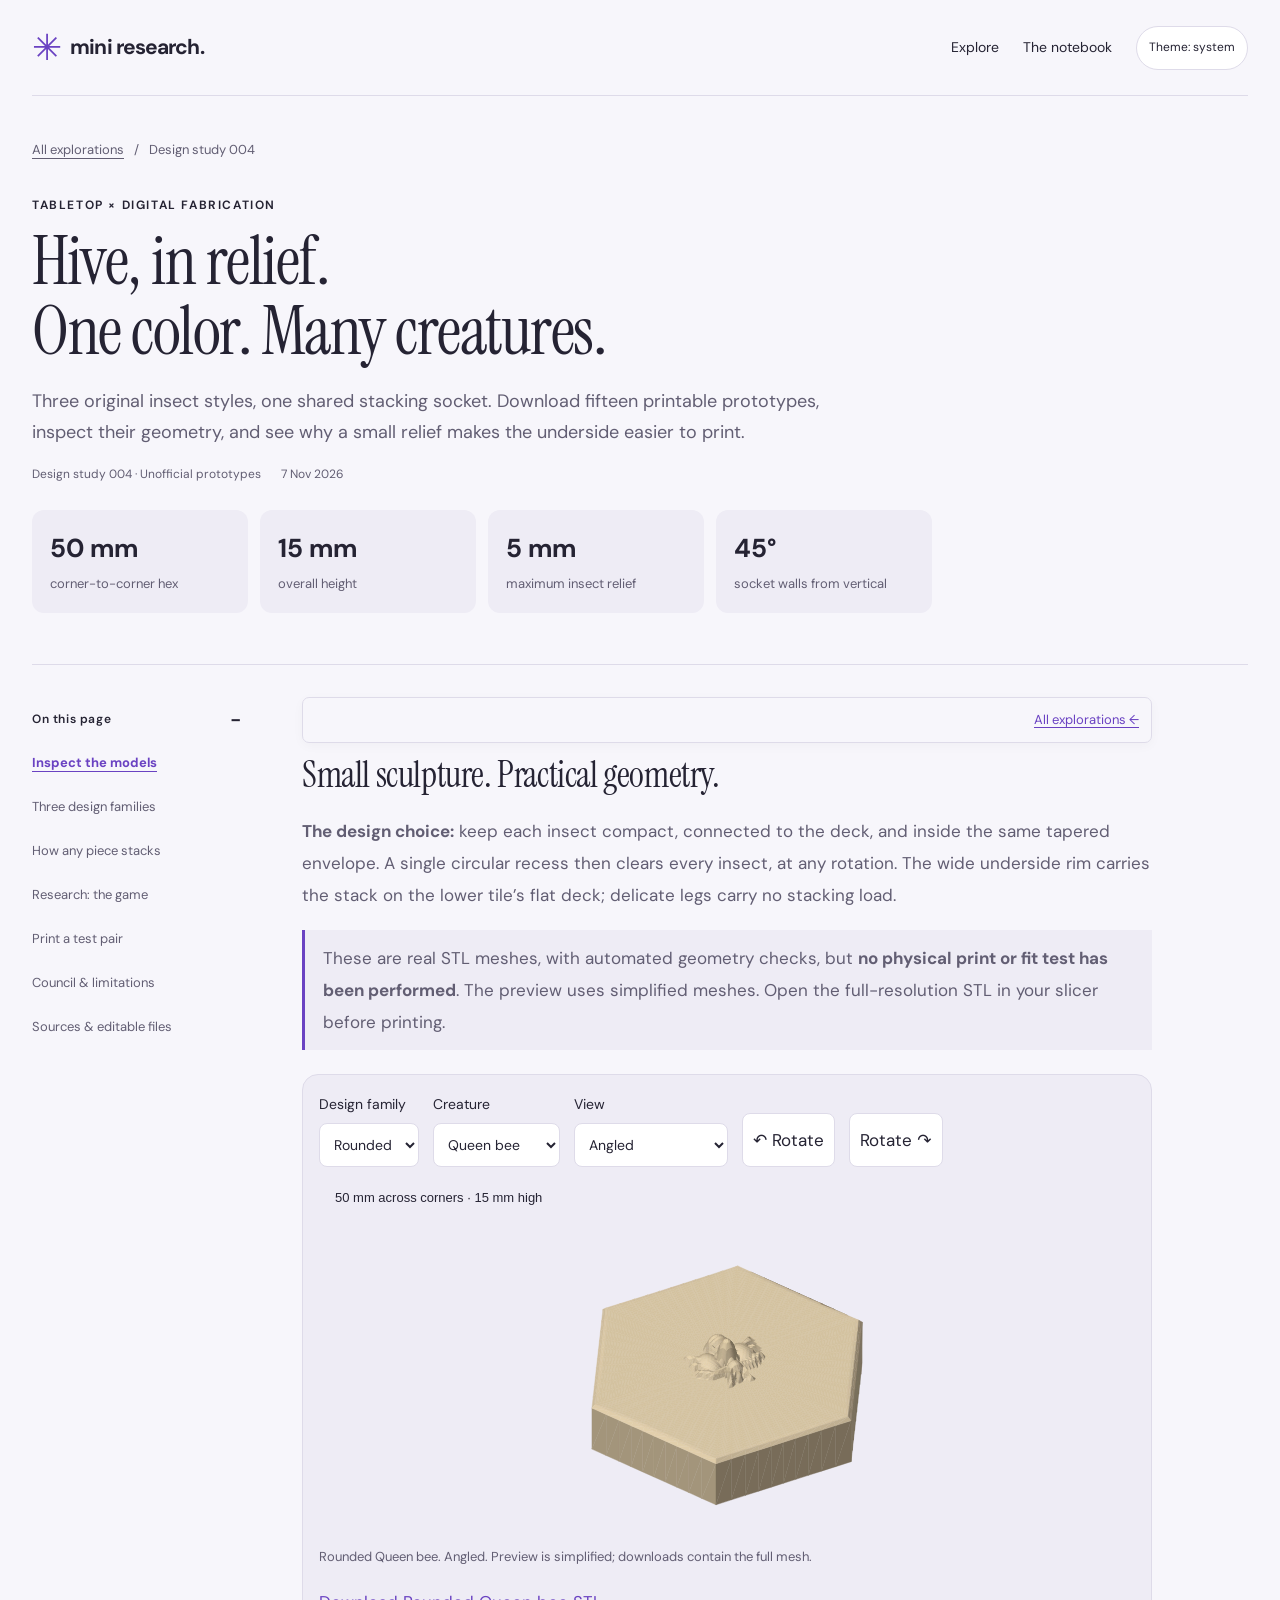
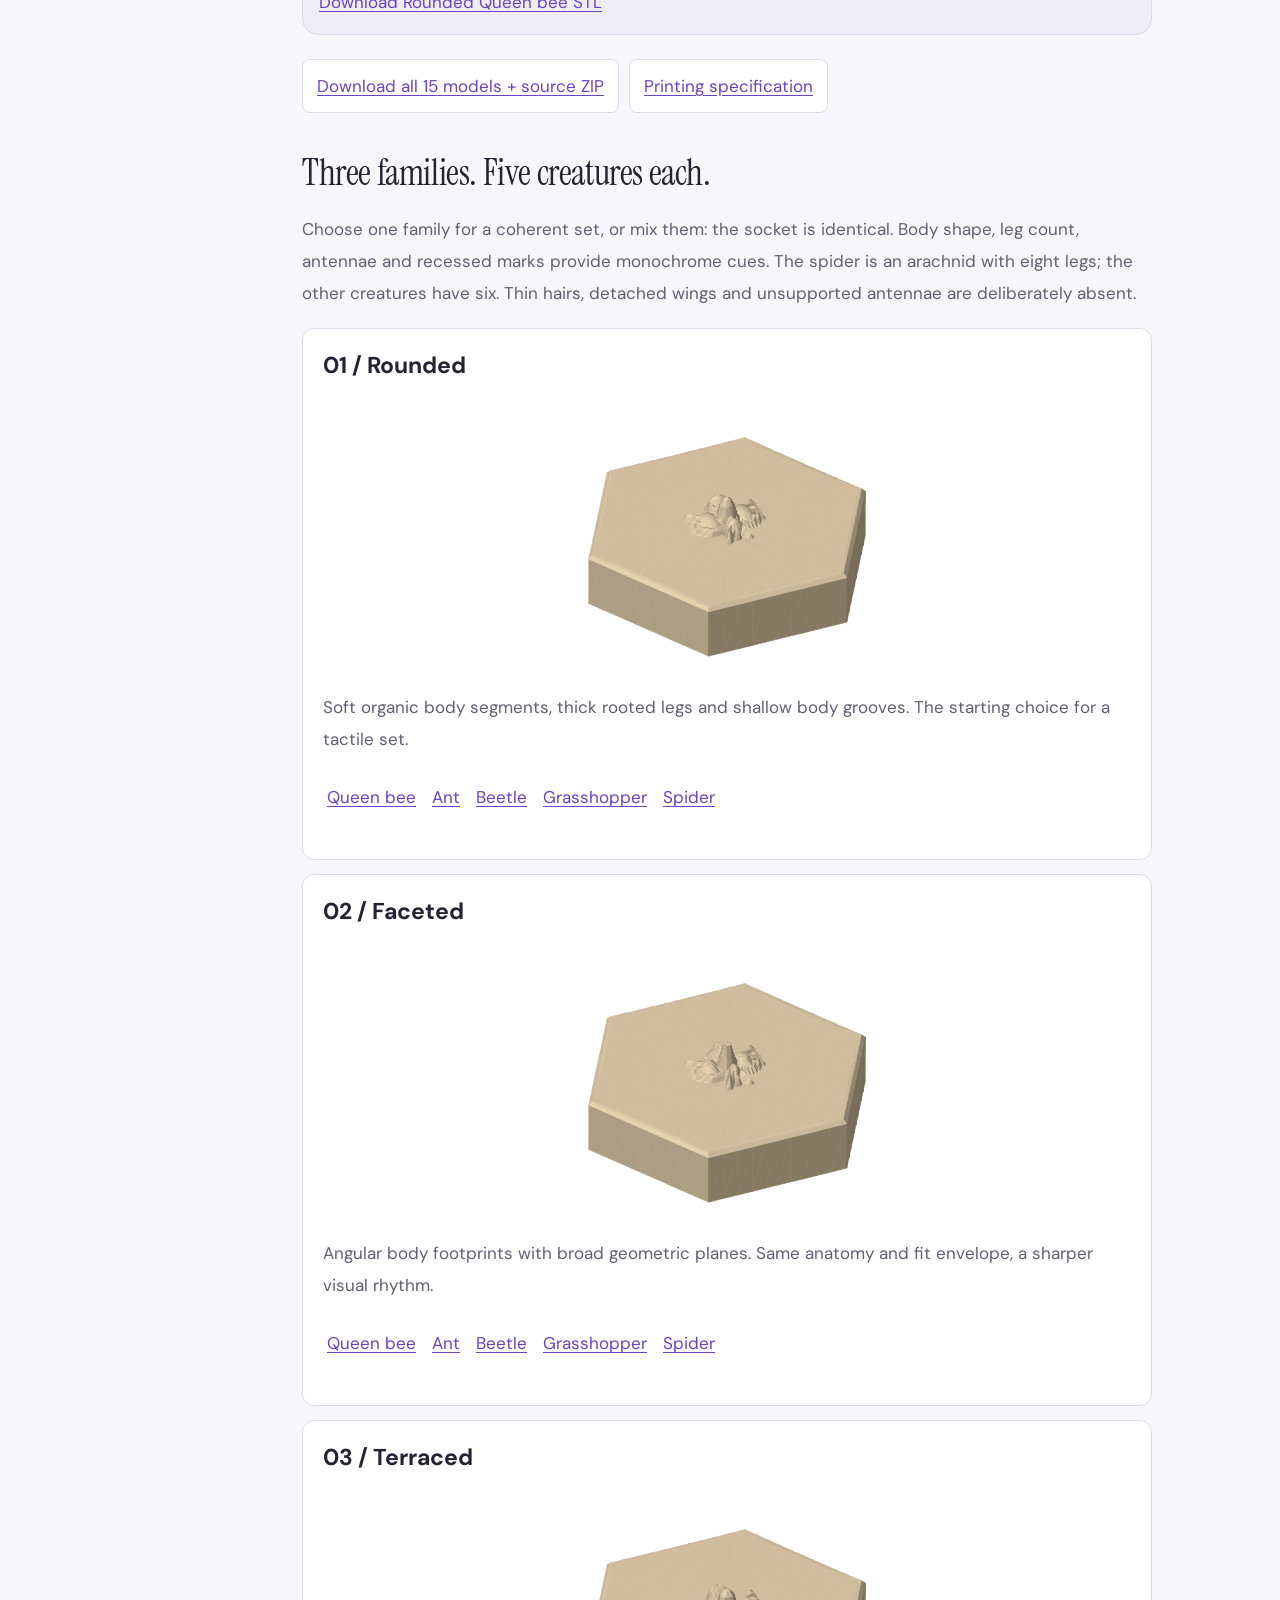
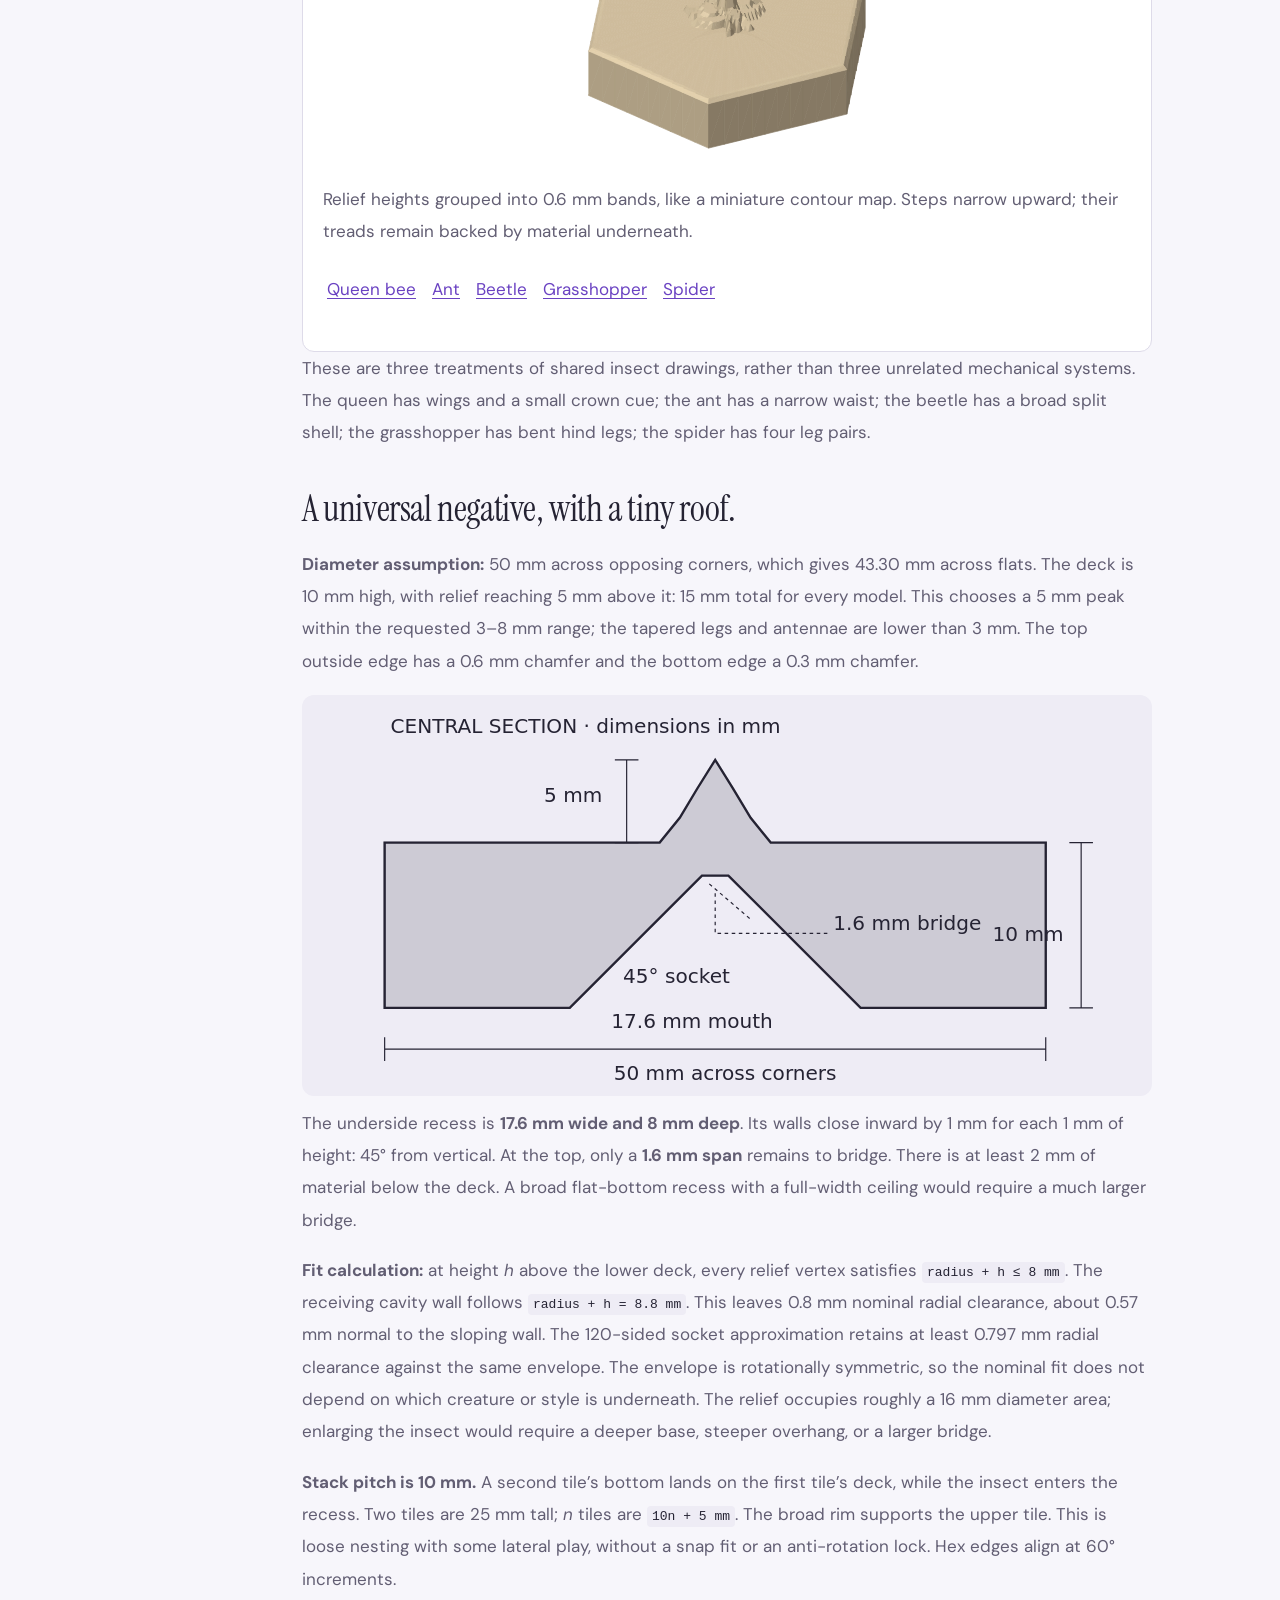
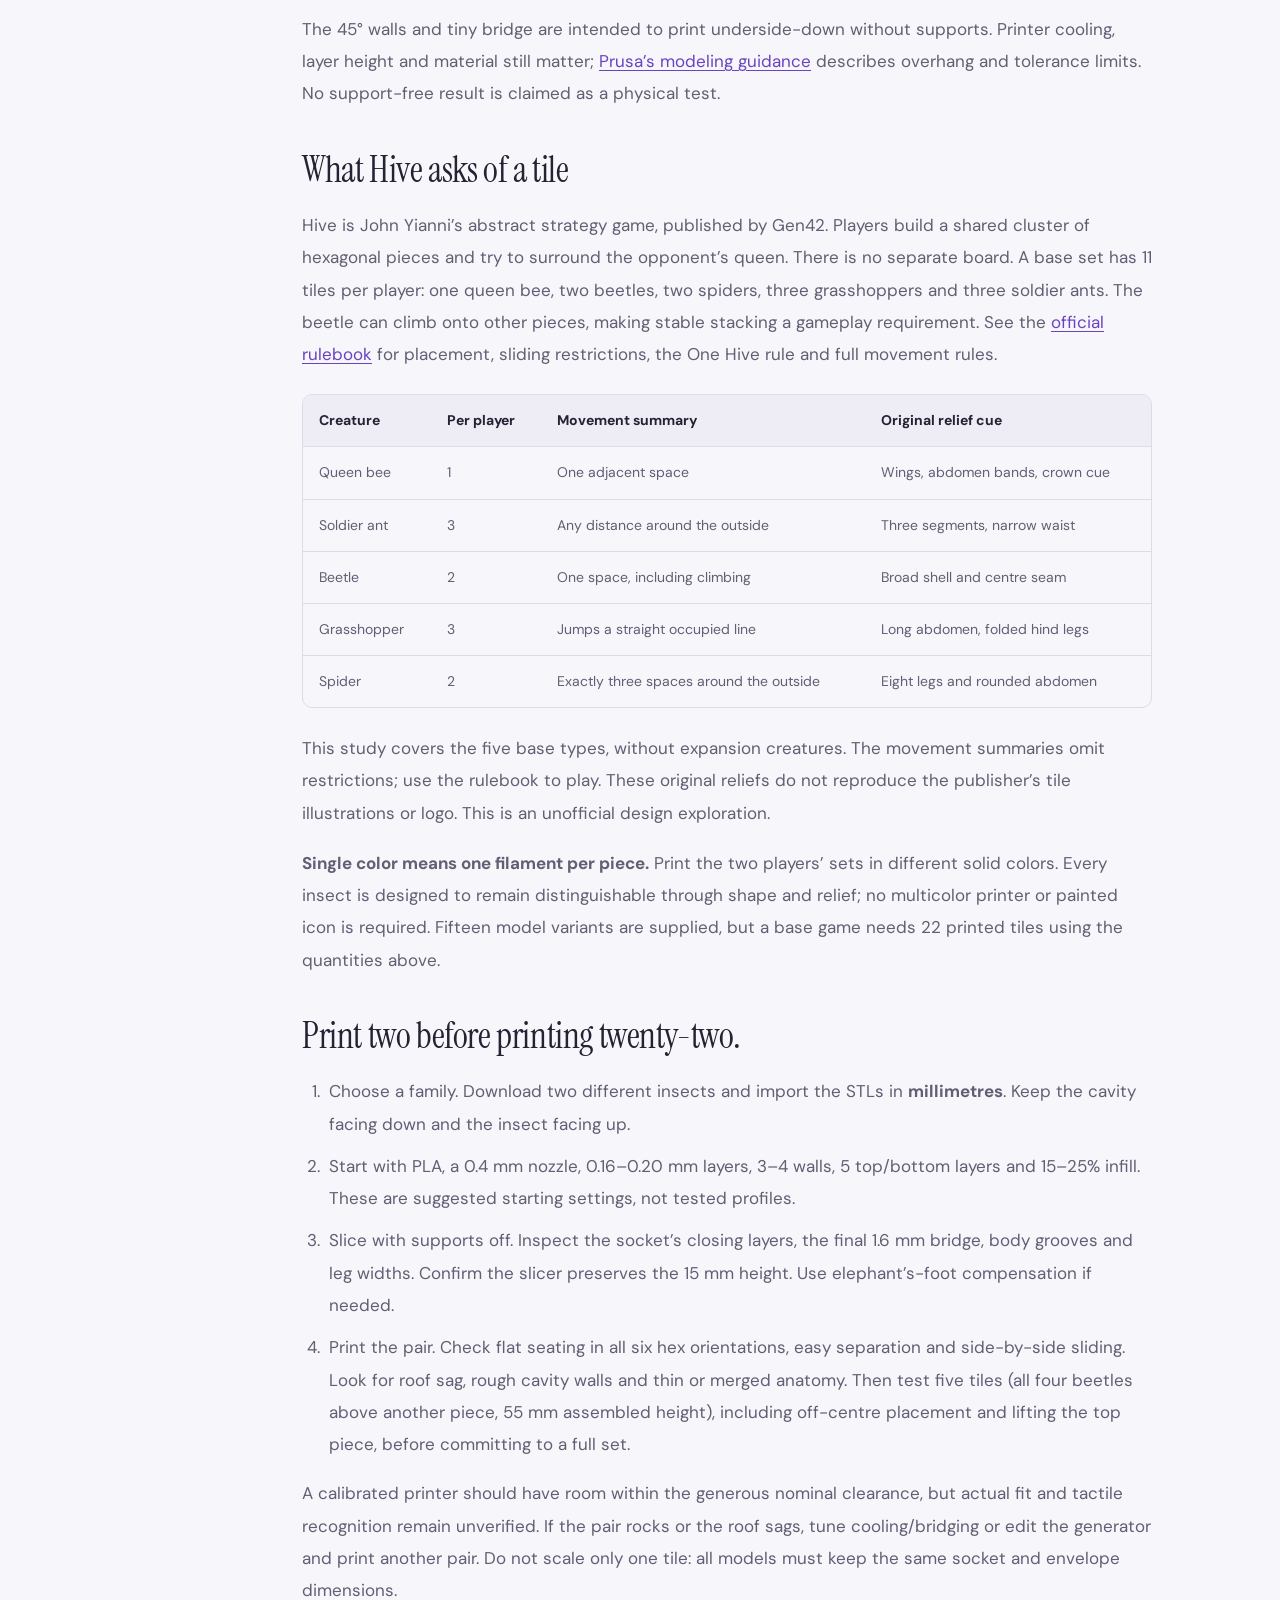
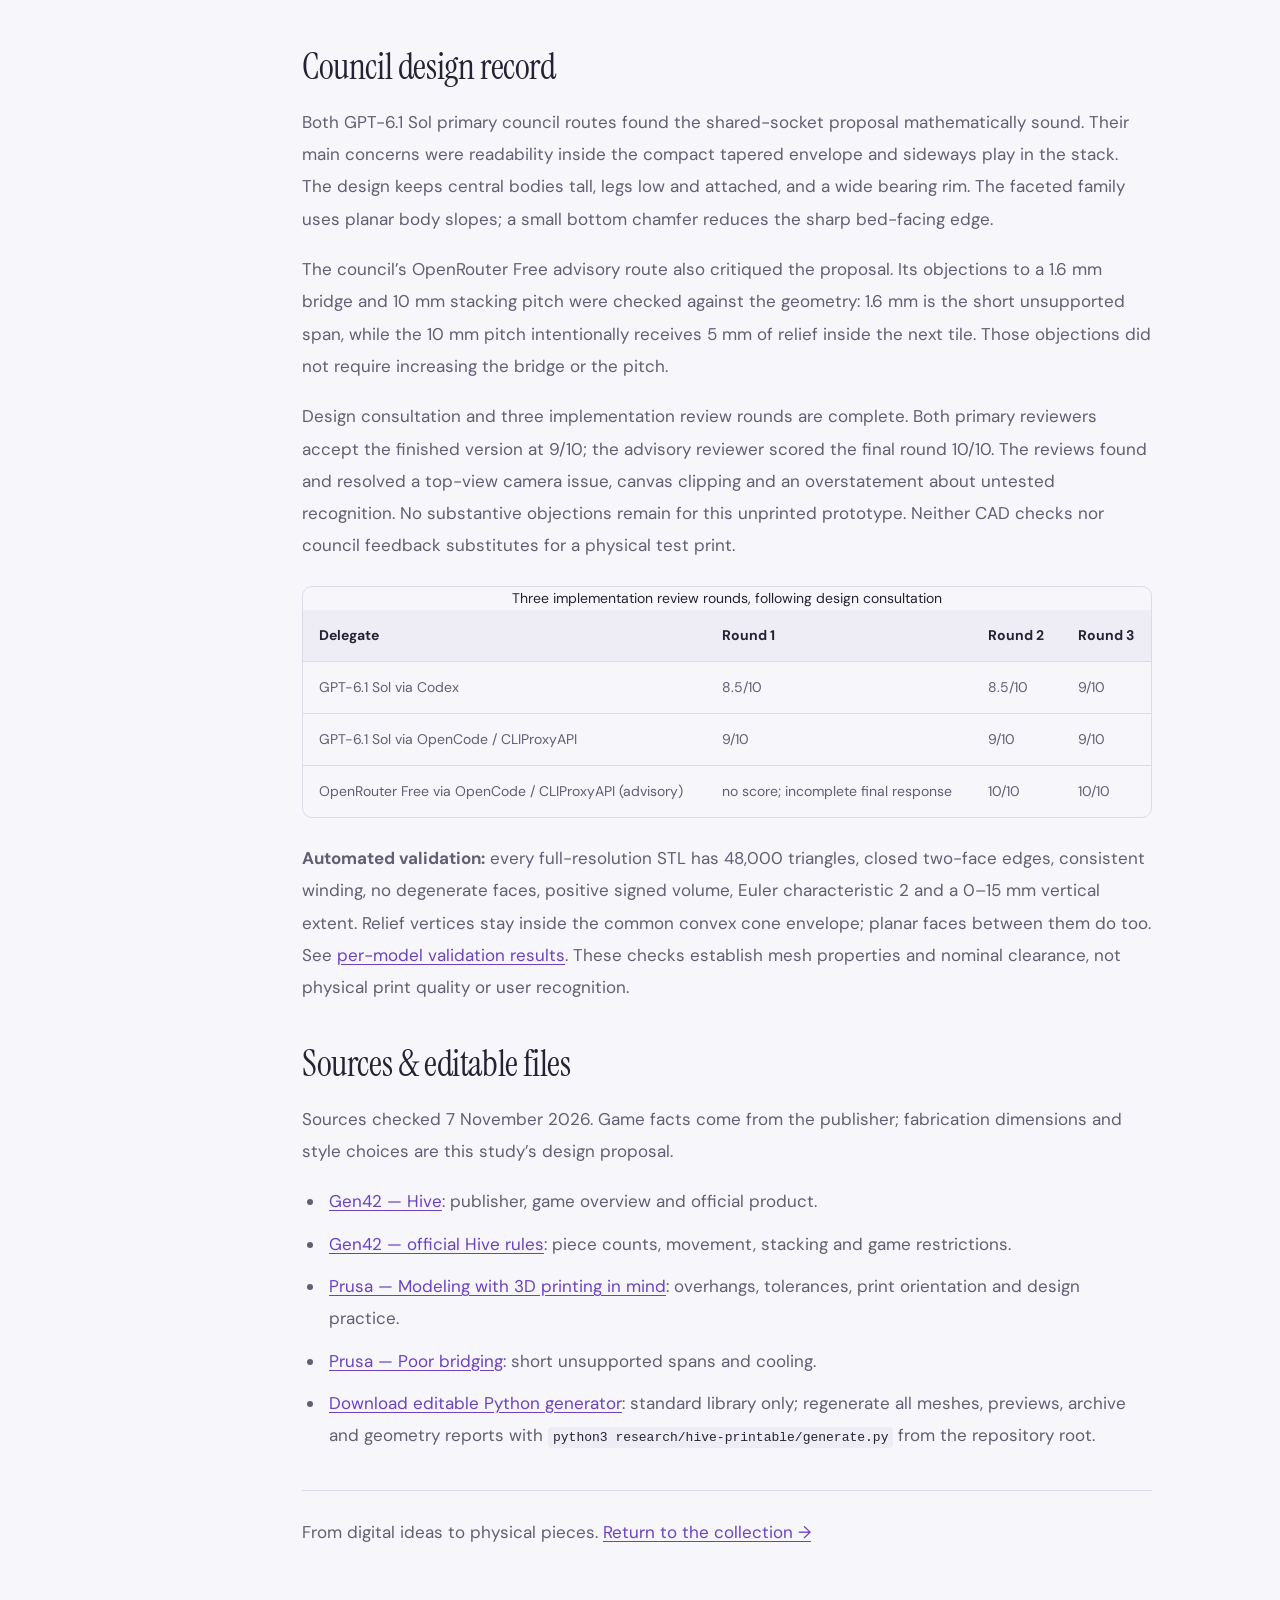
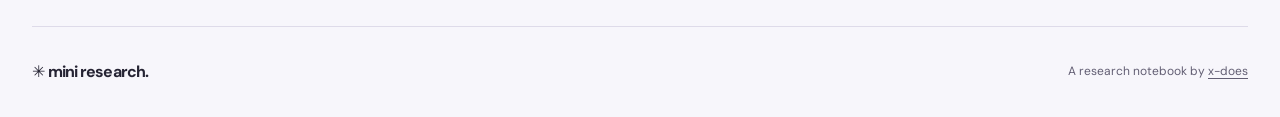
<file: research/hive-printable/index.html>
<!doctype html>
<html lang="en">
<head>
<meta charset="utf-8"><meta name="viewport" content="width=device-width, initial-scale=1">
<meta name="description" content="Original Hive-inspired insect tiles for single-color FDM printing: 50 mm hexes, 15 mm total height, universal low-overhang stacking sockets, fifteen STL prototypes.">
<title>Hive, in relief — Mini Research</title>
<link rel="icon" href="../../assets/favicon.svg" type="image/svg+xml">
<script src="../../assets/theme.js"></script>
<link rel="stylesheet" href="../../assets/style.css"><link rel="stylesheet" href="../../assets/modern.css"><link rel="stylesheet" href="../../assets/research.css"><link rel="stylesheet" href="style.css">
<script src="../../assets/article.js" defer></script><script src="viewer.js" defer></script>
</head>
<body class="research-article">
<a class="skip-link" href="#article">Skip to article</a>
<header class="site-header wrap"><a class="wordmark" href="../../"><span class="brand-symbol" aria-hidden="true">✳</span> mini research.</a><nav aria-label="Main navigation"><a href="../../#explore" data-explore-home>Explore</a><a class="about-link" href="../">The notebook</a><button class="theme-toggle" type="button" hidden>Theme: system</button></nav></header>
<main class="wrap"><header class="article-header"><div class="breadcrumb"><a href="../../#explore" data-explore-home>All explorations</a><span>/</span><span>Design study 004</span></div><p class="eyebrow">TABLETOP × DIGITAL FABRICATION</p><h1>Hive, in relief.<br>One color. Many creatures.</h1><p class="article-deck">Three original insect styles, one shared stacking socket. Download fifteen printable prototypes, inspect their geometry, and see why a small relief makes the underside easier to print.</p><div class="article-meta"><span>Design study 004 · Unofficial prototypes</span><time datetime="2026-11-07">7 Nov 2026</time></div>
<div class="hive-specs"><div><strong>50 mm</strong><span>corner-to-corner hex</span></div><div><strong>15 mm</strong><span>overall height</span></div><div><strong>5 mm</strong><span>maximum insect relief</span></div><div><strong>45°</strong><span>socket walls from vertical</span></div></div></header>
<div class="article-layout"><details class="toc" id="contents"><summary>On this page</summary><a href="#models">Inspect the models</a><a href="#styles">Three design families</a><a href="#stacking">How any piece stacks</a><a href="#game">Research: the game</a><a href="#printing">Print a test pair</a><a href="#council">Council &amp; limitations</a><a href="#sources">Sources &amp; editable files</a></details>
<article class="prose" id="article"><nav class="reading-navigation" aria-label="Reading navigation"><a href="#contents">Contents ↑</a><a href="../../#explore" data-explore-home>All explorations ←</a></nav>
<section id="models"><h2>Small sculpture. Practical geometry.</h2><p><strong>The design choice:</strong> keep each insect compact, connected to the deck, and inside the same tapered envelope. A single circular recess then clears every insect, at any rotation. The wide underside rim carries the stack on the lower tile’s flat deck; delicate legs carry no stacking load.</p><p class="hive-note">These are real STL meshes, with automated geometry checks, but <strong>no physical print or fit test has been performed</strong>. The preview uses simplified meshes. Open the full-resolution STL in your slicer before printing.</p>
<div class="hive-viewer"><div class="hive-controls"><label for="style">Design family<select id="style"><option value="rounded">Rounded</option><option value="faceted">Faceted</option><option value="terraced">Terraced</option></select></label><label for="insect">Creature<select id="insect"><option value="queen">Queen bee</option><option value="ant">Soldier ant</option><option value="beetle">Beetle</option><option value="grasshopper">Grasshopper</option><option value="spider">Spider</option></select></label><label for="view">View<select id="view"><option value="angle">Angled</option><option value="top">Top</option><option value="under">Underside</option><option value="stack">Stack with beetle</option></select></label><button type="button" id="rotate-left" aria-label="Rotate model left">↶ Rotate</button><button type="button" id="rotate-right" aria-label="Rotate model right">Rotate ↷</button></div><canvas id="model-view" width="700" height="360" tabindex="0" role="img" aria-label="3D insect tile preview. Use left and right arrow keys or the rotate buttons to rotate. The dimension diagram and text below describe the geometry.">The dimension diagram and model downloads below do not require a canvas preview.</canvas><p id="viewer-status" role="status">Loading the simplified 3D meshes…</p><a id="selected-download" href="models/rounded-queen.stl" download>Download Rounded Queen bee STL</a></div>
<noscript><p>The 3D inspector needs JavaScript. All fifteen STL files, the cross-section, print instructions, and sources are available below.</p></noscript><div class="research-actions"><a href="hive-relief-models.zip" download>Download all 15 models + source ZIP</a><a href="PRINTING.md">Printing specification</a></div></section>
<section id="styles"><h2>Three families. Five creatures each.</h2><p>Choose one family for a coherent set, or mix them: the socket is identical. Body shape, leg count, antennae and recessed marks provide monochrome cues. The spider is an arachnid with eight legs; the other creatures have six. Thin hairs, detached wings and unsupported antennae are deliberately absent.</p>
<div class="hive-styles">
<div class="hive-style"><h3>01 / Rounded</h3><img class="hive-thumbnail" src="rounded-queen.svg" width="360" height="300" loading="lazy" alt="Rounded queen bee relief on the hex base, shown from above at an angle."><p>Soft organic body segments, thick rooted legs and shallow body grooves. The starting choice for a tactile set.</p><ul aria-label="Rounded STL downloads"><li><a href="models/rounded-queen.stl" download>Queen bee</a></li><li><a href="models/rounded-ant.stl" download>Ant</a></li><li><a href="models/rounded-beetle.stl" download>Beetle</a></li><li><a href="models/rounded-grasshopper.stl" download>Grasshopper</a></li><li><a href="models/rounded-spider.stl" download>Spider</a></li></ul></div>
<div class="hive-style"><h3>02 / Faceted</h3><img class="hive-thumbnail" src="faceted-queen.svg" width="360" height="300" loading="lazy" alt="Faceted queen bee relief on the hex base, shown from above at an angle."><p>Angular body footprints with broad geometric planes. Same anatomy and fit envelope, a sharper visual rhythm.</p><ul aria-label="Faceted STL downloads"><li><a href="models/faceted-queen.stl" download>Queen bee</a></li><li><a href="models/faceted-ant.stl" download>Ant</a></li><li><a href="models/faceted-beetle.stl" download>Beetle</a></li><li><a href="models/faceted-grasshopper.stl" download>Grasshopper</a></li><li><a href="models/faceted-spider.stl" download>Spider</a></li></ul></div>
<div class="hive-style"><h3>03 / Terraced</h3><img class="hive-thumbnail" src="terraced-queen.svg" width="360" height="300" loading="lazy" alt="Terraced queen bee relief on the hex base, shown from above at an angle."><p>Relief heights grouped into 0.6 mm bands, like a miniature contour map. Steps narrow upward; their treads remain backed by material underneath.</p><ul aria-label="Terraced STL downloads"><li><a href="models/terraced-queen.stl" download>Queen bee</a></li><li><a href="models/terraced-ant.stl" download>Ant</a></li><li><a href="models/terraced-beetle.stl" download>Beetle</a></li><li><a href="models/terraced-grasshopper.stl" download>Grasshopper</a></li><li><a href="models/terraced-spider.stl" download>Spider</a></li></ul></div></div>
<p>These are three treatments of shared insect drawings, rather than three unrelated mechanical systems. The queen has wings and a small crown cue; the ant has a narrow waist; the beetle has a broad split shell; the grasshopper has bent hind legs; the spider has four leg pairs.</p></section>
<section id="stacking"><h2>A universal negative, with a tiny roof.</h2><p><strong>Diameter assumption:</strong> 50 mm across opposing corners, which gives 43.30 mm across flats. The deck is 10 mm high, with relief reaching 5 mm above it: 15 mm total for every model. This chooses a 5 mm peak within the requested 3–8 mm range; the tapered legs and antennae are lower than 3 mm. The top outside edge has a 0.6 mm chamfer and the bottom edge a 0.3 mm chamfer.</p>
<svg class="hive-diagram" viewBox="0 0 720 340" role="img" aria-labelledby="section-title section-desc"><title id="section-title">Dimensioned central section through one tile</title><desc id="section-desc">A 50 mm wide, 10 mm thick base with 5 mm central relief. An underside socket opens 17.6 mm wide, narrows at 45 degrees, and ends 8 mm above the bed with a 1.6 mm bridge. There is at least 2 mm of material between the socket roof and deck.</desc><path d="M70 125H303L320 104L335 79L350 55L365 79L380 104L397 125H630V265H473.2L361.2 153H338.8L226.8 265H70Z" fill="currentColor" opacity=".16" stroke="currentColor" stroke-width="2"/><path d="M70 125H303L320 104L335 79L350 55L365 79L380 104L397 125H630V265H473.2L361.2 153H338.8L226.8 265H70Z" fill="none" stroke="currentColor" stroke-width="2"/><g fill="none" stroke="currentColor" stroke-width="1"><path d="M70 300H630M70 290V310M630 290V310M660 125V265M650 125H670M650 265H670M275 55V125M265 55H285M265 125H285"/><path d="M350 168V202H447M345 160L380 190" stroke-dasharray="3 3"/></g><g font-size="17"><text x="264" y="326">50 mm across corners</text><text x="585" y="208">10 mm</text><text x="205" y="91">5 mm</text><text x="450" y="199">1.6 mm bridge</text><text x="272" y="244">45° socket</text><text x="262" y="282">17.6 mm mouth</text><text x="75" y="32">CENTRAL SECTION · dimensions in mm</text></g></svg>
<p>The underside recess is <strong>17.6 mm wide and 8 mm deep</strong>. Its walls close inward by 1 mm for each 1 mm of height: 45° from vertical. At the top, only a <strong>1.6 mm span</strong> remains to bridge. There is at least 2 mm of material below the deck. A broad flat-bottom recess with a full-width ceiling would require a much larger bridge.</p>
<p><strong>Fit calculation:</strong> at height <em>h</em> above the lower deck, every relief vertex satisfies <code>radius + h ≤ 8 mm</code>. The receiving cavity wall follows <code>radius + h = 8.8 mm</code>. This leaves 0.8 mm nominal radial clearance, about 0.57 mm normal to the sloping wall. The 120-sided socket approximation retains at least 0.797 mm radial clearance against the same envelope. The envelope is rotationally symmetric, so the nominal fit does not depend on which creature or style is underneath. The relief occupies roughly a 16 mm diameter area; enlarging the insect would require a deeper base, steeper overhang, or a larger bridge.</p>
<p><strong>Stack pitch is 10 mm.</strong> A second tile’s bottom lands on the first tile’s deck, while the insect enters the recess. Two tiles are 25 mm tall; <em>n</em> tiles are <code>10n + 5 mm</code>. The broad rim supports the upper tile. This is loose nesting with some lateral play, without a snap fit or an anti-rotation lock. Hex edges align at 60° increments.</p>
<p>The 45° walls and tiny bridge are intended to print underside-down without supports. Printer cooling, layer height and material still matter; <a href="https://help.prusa3d.com/article/modeling-with-3d-printing-in-mind_164135">Prusa’s modeling guidance</a> describes overhang and tolerance limits. No support-free result is claimed as a physical test.</p></section>
<section id="game"><h2>What Hive asks of a tile</h2><p>Hive is John Yianni’s abstract strategy game, published by Gen42. Players build a shared cluster of hexagonal pieces and try to surround the opponent’s queen. There is no separate board. A base set has 11 tiles per player: one queen bee, two beetles, two spiders, three grasshoppers and three soldier ants. The beetle can climb onto other pieces, making stable stacking a gameplay requirement. See the <a href="https://www.gen42.com/wp-content/uploads/Hive-rules.pdf">official rulebook</a> for placement, sliding restrictions, the One Hive rule and full movement rules.</p>
<div class="table-scroll" tabindex="0" role="region" aria-label="Base game pieces and design cues"><table><thead><tr><th>Creature</th><th>Per player</th><th>Movement summary</th><th>Original relief cue</th></tr></thead><tbody><tr><td>Queen bee</td><td>1</td><td>One adjacent space</td><td>Wings, abdomen bands, crown cue</td></tr><tr><td>Soldier ant</td><td>3</td><td>Any distance around the outside</td><td>Three segments, narrow waist</td></tr><tr><td>Beetle</td><td>2</td><td>One space, including climbing</td><td>Broad shell and centre seam</td></tr><tr><td>Grasshopper</td><td>3</td><td>Jumps a straight occupied line</td><td>Long abdomen, folded hind legs</td></tr><tr><td>Spider</td><td>2</td><td>Exactly three spaces around the outside</td><td>Eight legs and rounded abdomen</td></tr></tbody></table></div>
<p>This study covers the five base types, without expansion creatures. The movement summaries omit restrictions; use the rulebook to play. These original reliefs do not reproduce the publisher’s tile illustrations or logo. This is an unofficial design exploration.</p>
<p><strong>Single color means one filament per piece.</strong> Print the two players’ sets in different solid colors. Every insect is designed to remain distinguishable through shape and relief; no multicolor printer or painted icon is required. Fifteen model variants are supplied, but a base game needs 22 printed tiles using the quantities above.</p></section>
<section id="printing"><h2>Print two before printing twenty-two.</h2><ol><li>Choose a family. Download two different insects and import the STLs in <strong>millimetres</strong>. Keep the cavity facing down and the insect facing up.</li><li>Start with PLA, a 0.4 mm nozzle, 0.16–0.20 mm layers, 3–4 walls, 5 top/bottom layers and 15–25% infill. These are suggested starting settings, not tested profiles.</li><li>Slice with supports off. Inspect the socket’s closing layers, the final 1.6 mm bridge, body grooves and leg widths. Confirm the slicer preserves the 15 mm height. Use elephant’s-foot compensation if needed.</li><li>Print the pair. Check flat seating in all six hex orientations, easy separation and side-by-side sliding. Look for roof sag, rough cavity walls and thin or merged anatomy. Then test five tiles (all four beetles above another piece, 55 mm assembled height), including off-centre placement and lifting the top piece, before committing to a full set.</li></ol><p>A calibrated printer should have room within the generous nominal clearance, but actual fit and tactile recognition remain unverified. If the pair rocks or the roof sags, tune cooling/bridging or edit the generator and print another pair. Do not scale only one tile: all models must keep the same socket and envelope dimensions.</p></section>
<section id="council"><h2>Council design record</h2><p>Both GPT-6.1 Sol primary council routes found the shared-socket proposal mathematically sound. Their main concerns were readability inside the compact tapered envelope and sideways play in the stack. The design keeps central bodies tall, legs low and attached, and a wide bearing rim. The faceted family uses planar body slopes; a small bottom chamfer reduces the sharp bed-facing edge.</p><p>The council’s OpenRouter Free advisory route also critiqued the proposal. Its objections to a 1.6 mm bridge and 10 mm stacking pitch were checked against the geometry: 1.6 mm is the short unsupported span, while the 10 mm pitch intentionally receives 5 mm of relief inside the next tile. Those objections did not require increasing the bridge or the pitch.</p><p id="council-outcome">Design consultation and three implementation review rounds are complete. Both primary reviewers accept the finished version at 9/10; the advisory reviewer scored the final round 10/10. The reviews found and resolved a top-view camera issue, canvas clipping and an overstatement about untested recognition. No substantive objections remain for this unprinted prototype. Neither CAD checks nor council feedback substitutes for a physical test print.</p><div class="table-scroll" tabindex="0" role="region" aria-label="Council review scores"><table><caption>Three implementation review rounds, following design consultation</caption><thead><tr><th>Delegate</th><th>Round 1</th><th>Round 2</th><th>Round 3</th></tr></thead><tbody><tr><td>GPT-6.1 Sol via Codex</td><td>8.5/10</td><td>8.5/10</td><td>9/10</td></tr><tr><td>GPT-6.1 Sol via OpenCode / CLIProxyAPI</td><td>9/10</td><td>9/10</td><td>9/10</td></tr><tr><td>OpenRouter Free via OpenCode / CLIProxyAPI (advisory)</td><td>no score; incomplete final response</td><td>10/10</td><td>10/10</td></tr></tbody></table></div><p><strong>Automated validation:</strong> every full-resolution STL has 48,000 triangles, closed two-face edges, consistent winding, no degenerate faces, positive signed volume, Euler characteristic 2 and a 0–15 mm vertical extent. Relief vertices stay inside the common convex cone envelope; planar faces between them do too. See <a href="validation.json">per-model validation results</a>. These checks establish mesh properties and nominal clearance, not physical print quality or user recognition.</p></section>
<section id="sources"><h2>Sources &amp; editable files</h2><p>Sources checked 7 November 2026. Game facts come from the publisher; fabrication dimensions and style choices are this study’s design proposal.</p><ul><li><a href="https://www.gen42.com/product/hive/">Gen42 — Hive</a>: publisher, game overview and official product.</li><li><a href="https://www.gen42.com/wp-content/uploads/Hive-rules.pdf">Gen42 — official Hive rules</a>: piece counts, movement, stacking and game restrictions.</li><li><a href="https://help.prusa3d.com/article/modeling-with-3d-printing-in-mind_164135">Prusa — Modeling with 3D printing in mind</a>: overhangs, tolerances, print orientation and design practice.</li><li><a href="https://help.prusa3d.com/article/poor-bridging_1802">Prusa — Poor bridging</a>: short unsupported spans and cooling.</li><li><a href="generate.py" download>Download editable Python generator</a>: standard library only; regenerate all meshes, previews, archive and geometry reports with <code>python3 research/hive-printable/generate.py</code> from the repository root.</li></ul></section>
<p class="article-end">From digital ideas to physical pieces. <a href="../../#explore" data-explore-home>Return to the collection →</a></p>
</article></div></main><footer class="site-footer wrap"><a class="wordmark" href="../../">✳ mini research.</a><span>A research notebook by <a href="https://github.com/x-does">x-does</a></span></footer>
</body></html>
</file>
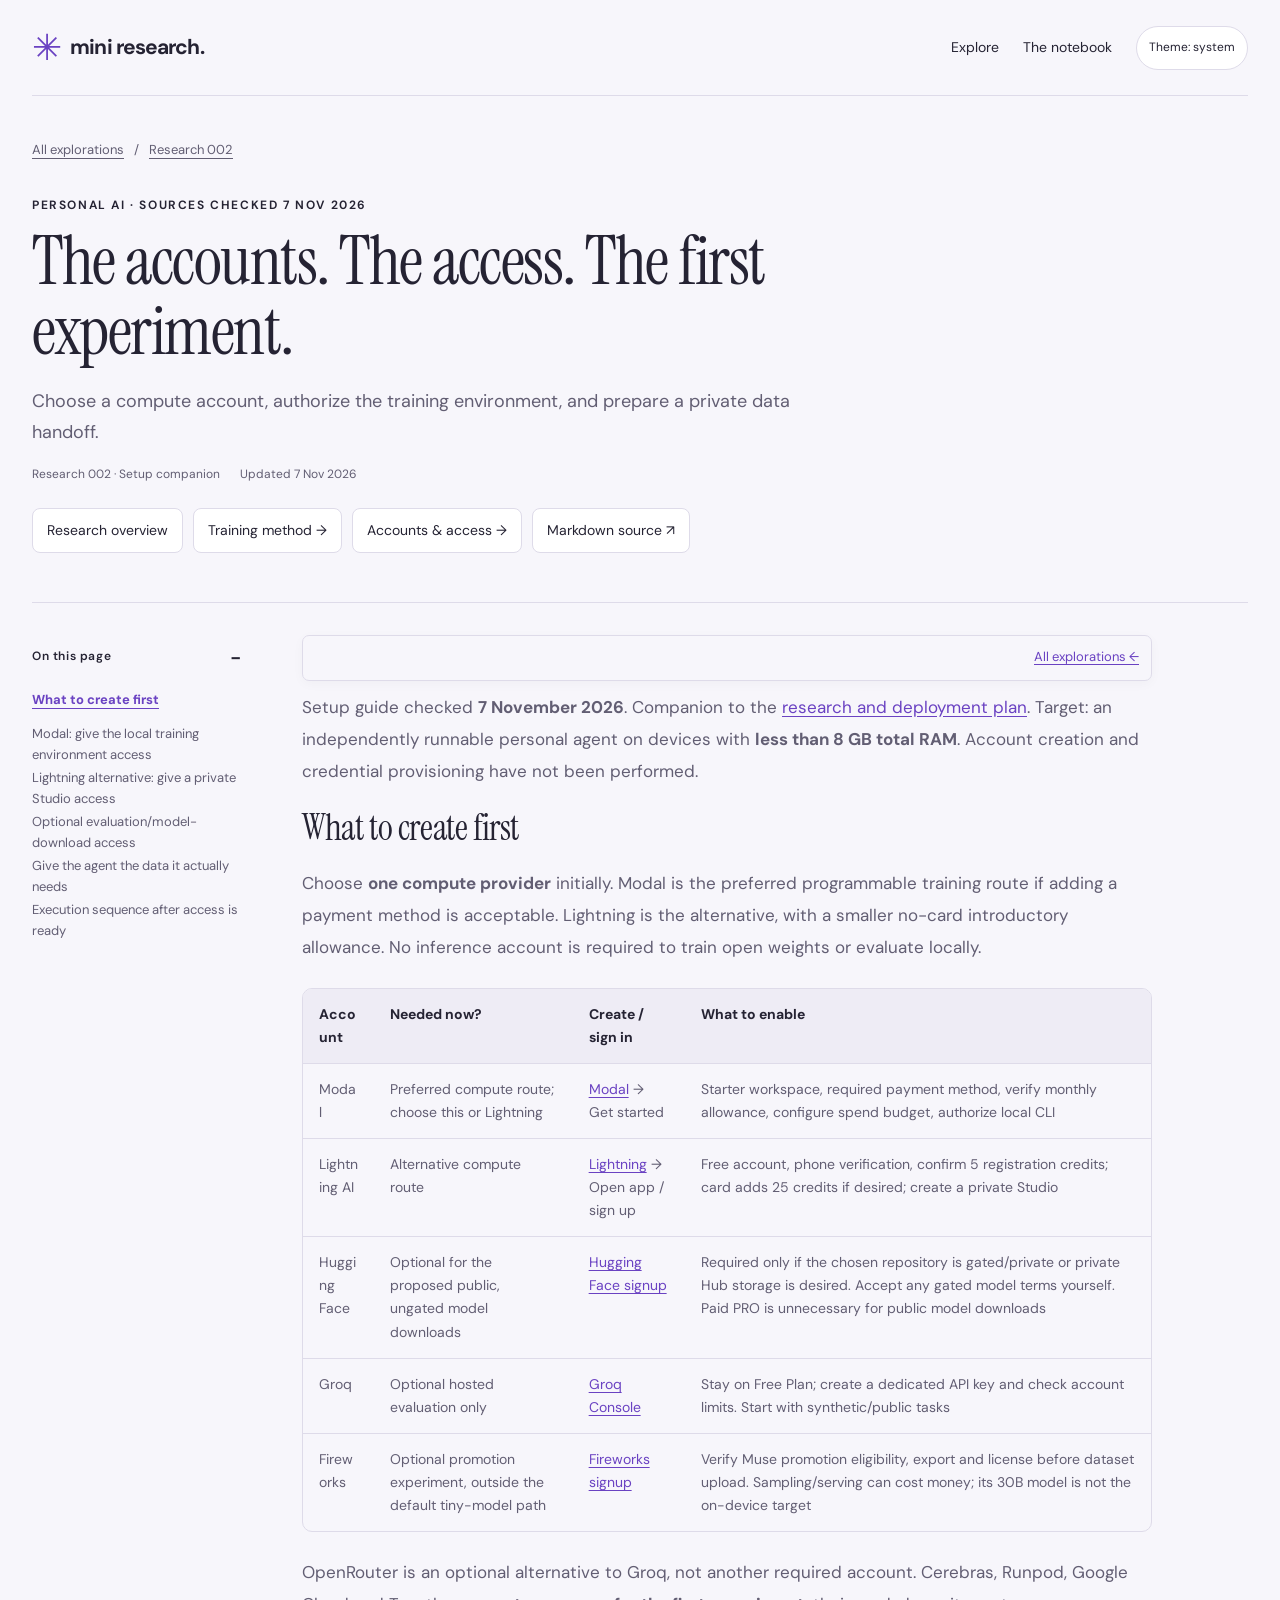
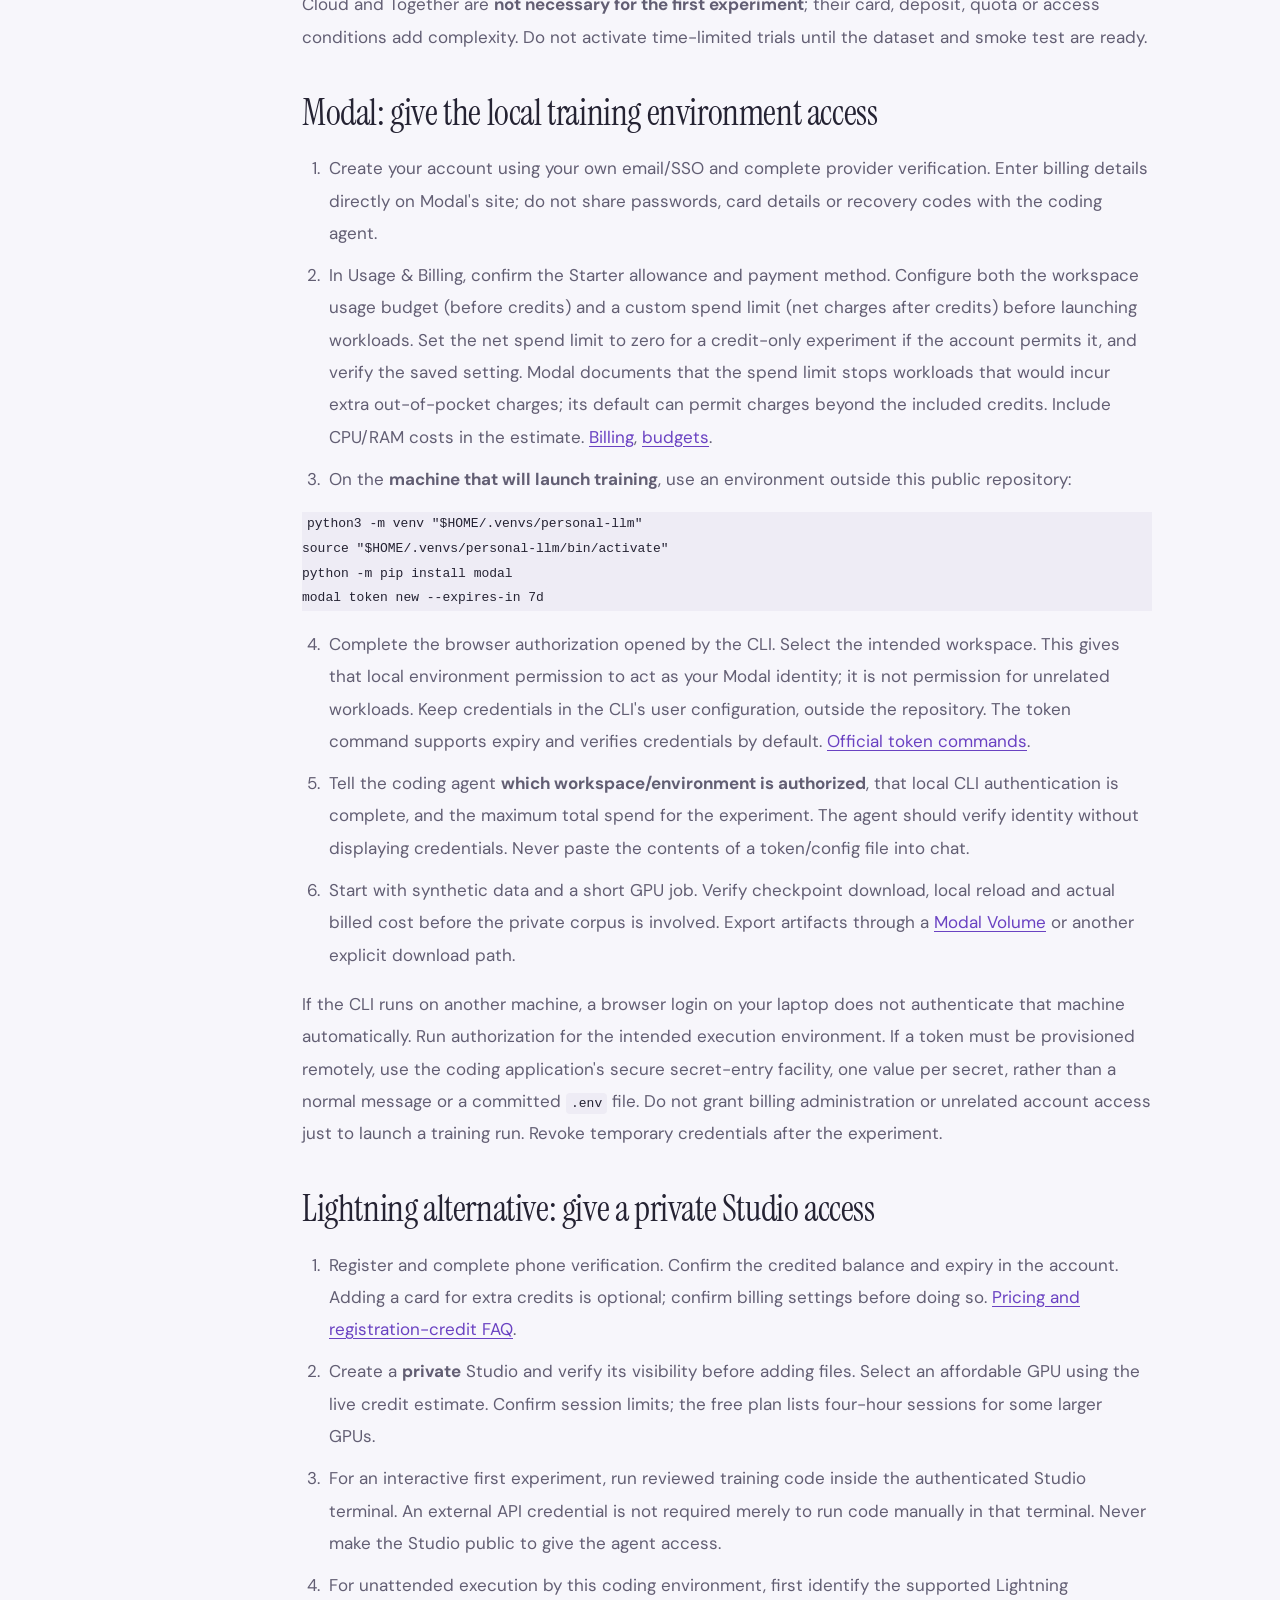
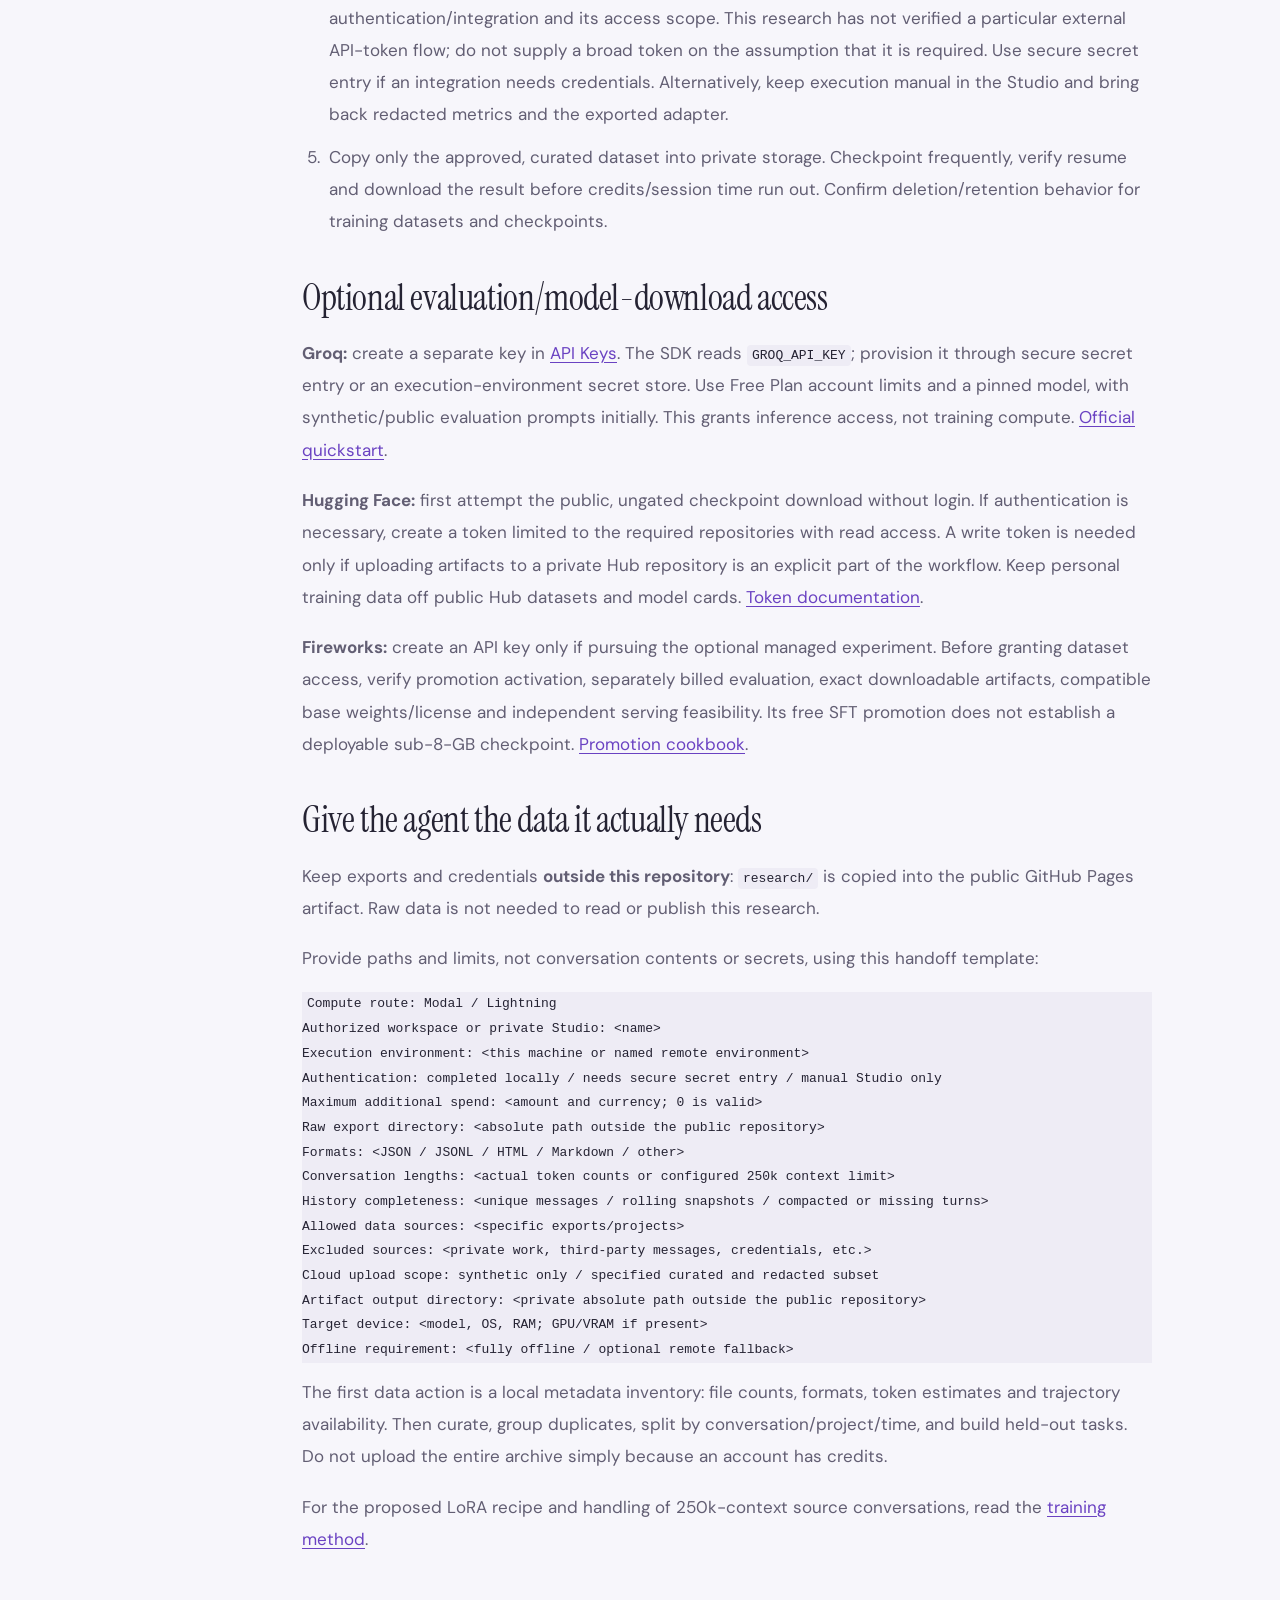
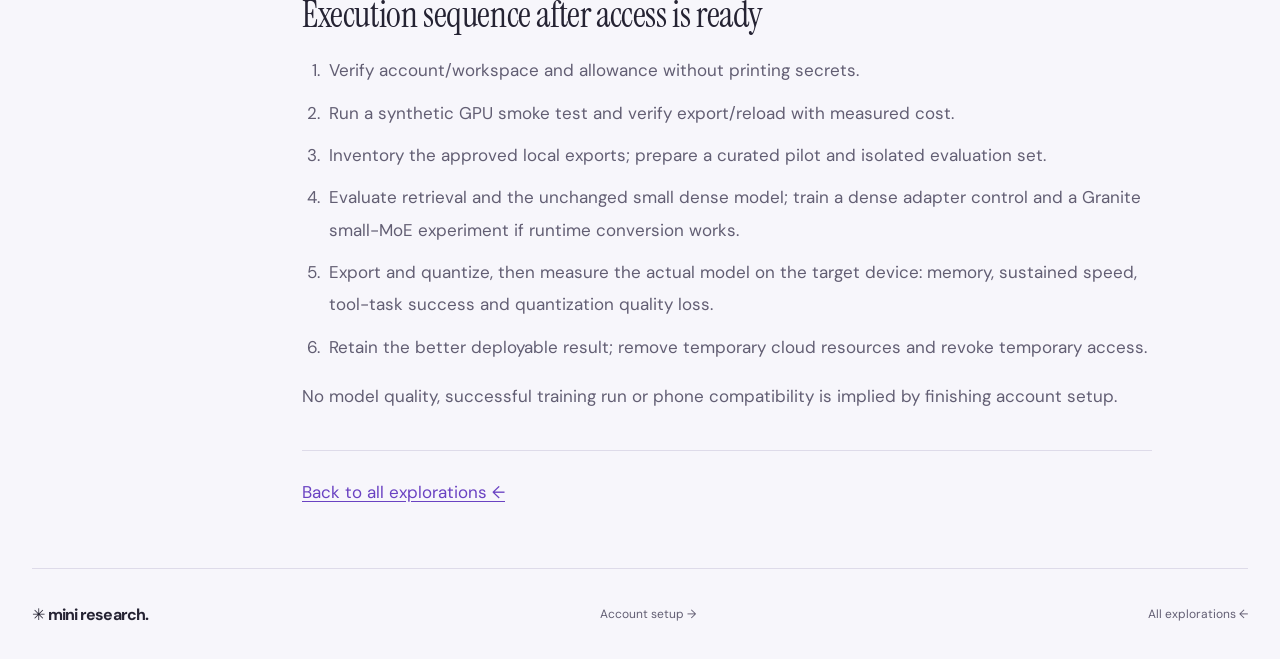
<file: research/gpu-credits/accounts.html>
<!doctype html>
<html lang="en">
<head>
  <meta charset="utf-8"><meta name="viewport" content="width=device-width, initial-scale=1">
  <meta name="description" content="Choose a compute account, authorize the training environment, and prepare a private data handoff.">
  <title>The accounts. The access. The first experiment. — Mini Research</title>
  <link rel="icon" href="../../assets/favicon.svg" type="image/svg+xml">
  <script src="../../assets/theme.js"></script>
  <link rel="stylesheet" href="../../assets/style.css"><link rel="stylesheet" href="../../assets/modern.css"><link rel="stylesheet" href="../../assets/research.css">
  <script src="../../assets/article.js" defer></script>
</head>
<body class="research-article">
  <a class="skip-link" href="#article">Skip to article</a>
  <header class="site-header wrap"><a class="wordmark" href="../../"><span class="brand-symbol" aria-hidden="true">✳</span> mini research.</a><nav aria-label="Main navigation"><a href="../../#explore" data-explore-home>Explore</a><a class="about-link" href="../">The notebook</a><button class="theme-toggle" type="button" hidden>Theme: system</button></nav></header>
  <main class="wrap">
    <header class="article-header"><div class="breadcrumb"><a href="../../#explore" data-explore-home>All explorations</a><span>/</span><a href="./">Research 002</a></div><p class="eyebrow">PERSONAL AI · SOURCES CHECKED 7 NOV 2026</p><h1>The accounts. The access. The first experiment.</h1><p class="article-deck">Choose a compute account, authorize the training environment, and prepare a private data handoff.</p><div class="article-meta"><span>Research 002 · Setup companion</span><span>Updated <time datetime="2026-11-07">7 Nov 2026</time></span></div><nav class="research-actions" aria-label="Research resources"><a href="./">Research overview</a><a href="training.html">Training method →</a><a href="accounts.html">Accounts &amp; access →</a><a href="https://github.com/x-does/mini_research/blob/main/research/gpu-credits/ACCOUNTS.md">Markdown source ↗</a></nav></header>
    <div class="article-layout"><details class="toc" id="contents"><summary>On this page</summary><a href="#what-to-create-first">What to create first</a><a href="#modal-give-the-local-training-environment-access">Modal: give the local training environment access</a><a href="#lightning-alternative-give-a-private-studio-access">Lightning alternative: give a private Studio access</a><a href="#optional-evaluationmodel-download-access">Optional evaluation/model-download access</a><a href="#give-the-agent-the-data-it-actually-needs">Give the agent the data it actually needs</a><a href="#execution-sequence-after-access-is-ready">Execution sequence after access is ready</a></details><article class="prose" id="article"><nav class="reading-navigation" aria-label="Reading navigation"><a href="#contents">Contents ↑</a><a href="../../#explore" data-explore-home>All explorations ←</a></nav><p>Setup guide checked <strong>7 November 2026</strong>. Companion to the <a href="./">research and deployment plan</a>. Target: an independently runnable personal agent on devices with <strong>less than 8 GB total RAM</strong>. Account creation and credential provisioning have not been performed.</p>
<section id="what-to-create-first"><h2>What to create first</h2>
<p>Choose <strong>one compute provider</strong> initially. Modal is the preferred programmable training route if adding a payment method is acceptable. Lightning is the alternative, with a smaller no-card introductory allowance. No inference account is required to train open weights or evaluate locally.</p>
<div class="table-scroll" role="region" aria-label="Research comparison table" tabindex="0"><table>
<thead>
<tr>
<th>Account</th>
<th>Needed now?</th>
<th>Create / sign in</th>
<th>What to enable</th>
</tr>
</thead>
<tbody>
<tr>
<td>Modal</td>
<td>Preferred compute route; choose this or Lightning</td>
<td><a href="https://modal.com/">Modal</a> → Get started</td>
<td>Starter workspace, required payment method, verify monthly allowance, configure spend budget, authorize local CLI</td>
</tr>
<tr>
<td>Lightning AI</td>
<td>Alternative compute route</td>
<td><a href="https://lightning.ai/">Lightning</a> → Open app / sign up</td>
<td>Free account, phone verification, confirm 5 registration credits; card adds 25 credits if desired; create a private Studio</td>
</tr>
<tr>
<td>Hugging Face</td>
<td>Optional for the proposed public, ungated model downloads</td>
<td><a href="https://huggingface.co/join">Hugging Face signup</a></td>
<td>Required only if the chosen repository is gated/private or private Hub storage is desired. Accept any gated model terms yourself. Paid PRO is unnecessary for public model downloads</td>
</tr>
<tr>
<td>Groq</td>
<td>Optional hosted evaluation only</td>
<td><a href="https://console.groq.com/">Groq Console</a></td>
<td>Stay on Free Plan; create a dedicated API key and check account limits. Start with synthetic/public tasks</td>
</tr>
<tr>
<td>Fireworks</td>
<td>Optional promotion experiment, outside the default tiny-model path</td>
<td><a href="https://app.fireworks.ai/signup">Fireworks signup</a></td>
<td>Verify Muse promotion eligibility, export and license before dataset upload. Sampling/serving can cost money; its 30B model is not the on-device target</td>
</tr>
</tbody>
</table></div>
<p>OpenRouter is an optional alternative to Groq, not another required account. Cerebras, Runpod, Google Cloud and Together are <strong>not necessary for the first experiment</strong>; their card, deposit, quota or access conditions add complexity. Do not activate time-limited trials until the dataset and smoke test are ready.</p>
</section><section id="modal-give-the-local-training-environment-access"><h2>Modal: give the local training environment access</h2>
<ol>
<li>Create your account using your own email/SSO and complete provider verification. Enter billing details directly on Modal's site; do not share passwords, card details or recovery codes with the coding agent.</li>
<li>In Usage &amp; Billing, confirm the Starter allowance and payment method. Configure both the workspace usage budget (before credits) and a custom spend limit (net charges after credits) before launching workloads. Set the net spend limit to zero for a credit-only experiment if the account permits it, and verify the saved setting. Modal documents that the spend limit stops workloads that would incur extra out-of-pocket charges; its default can permit charges beyond the included credits. Include CPU/RAM costs in the estimate. <a href="https://modal.com/docs/guide/billing">Billing</a>, <a href="https://modal.com/docs/guide/budgets">budgets</a>.</li>
<li>On the <strong>machine that will launch training</strong>, use an environment outside this public repository:</li>
</ol>
<pre><code class="language-bash">python3 -m venv &quot;$HOME/.venvs/personal-llm&quot;
source &quot;$HOME/.venvs/personal-llm/bin/activate&quot;
python -m pip install modal
modal token new --expires-in 7d
</code></pre>
<ol start="4">
<li>Complete the browser authorization opened by the CLI. Select the intended workspace. This gives that local environment permission to act as your Modal identity; it is not permission for unrelated workloads. Keep credentials in the CLI's user configuration, outside the repository. The token command supports expiry and verifies credentials by default. <a href="https://modal.com/docs/cli/latest/token">Official token commands</a>.</li>
<li>Tell the coding agent <strong>which workspace/environment is authorized</strong>, that local CLI authentication is complete, and the maximum total spend for the experiment. The agent should verify identity without displaying credentials. Never paste the contents of a token/config file into chat.</li>
<li>Start with synthetic data and a short GPU job. Verify checkpoint download, local reload and actual billed cost before the private corpus is involved. Export artifacts through a <a href="https://modal.com/docs/guide/volumes">Modal Volume</a> or another explicit download path.</li>
</ol>
<p>If the CLI runs on another machine, a browser login on your laptop does not authenticate that machine automatically. Run authorization for the intended execution environment. If a token must be provisioned remotely, use the coding application's secure secret-entry facility, one value per secret, rather than a normal message or a committed <code>.env</code> file. Do not grant billing administration or unrelated account access just to launch a training run. Revoke temporary credentials after the experiment.</p>
</section><section id="lightning-alternative-give-a-private-studio-access"><h2>Lightning alternative: give a private Studio access</h2>
<ol>
<li>Register and complete phone verification. Confirm the credited balance and expiry in the account. Adding a card for extra credits is optional; confirm billing settings before doing so. <a href="https://lightning.ai/pricing">Pricing and registration-credit FAQ</a>.</li>
<li>Create a <strong>private</strong> Studio and verify its visibility before adding files. Select an affordable GPU using the live credit estimate. Confirm session limits; the free plan lists four-hour sessions for some larger GPUs.</li>
<li>For an interactive first experiment, run reviewed training code inside the authenticated Studio terminal. An external API credential is not required merely to run code manually in that terminal. Never make the Studio public to give the agent access.</li>
<li>For unattended execution by this coding environment, first identify the supported Lightning authentication/integration and its access scope. This research has not verified a particular external API-token flow; do not supply a broad token on the assumption that it is required. Use secure secret entry if an integration needs credentials. Alternatively, keep execution manual in the Studio and bring back redacted metrics and the exported adapter.</li>
<li>Copy only the approved, curated dataset into private storage. Checkpoint frequently, verify resume and download the result before credits/session time run out. Confirm deletion/retention behavior for training datasets and checkpoints.</li>
</ol>
</section><section id="optional-evaluationmodel-download-access"><h2>Optional evaluation/model-download access</h2>
<p><strong>Groq:</strong> create a separate key in <a href="https://console.groq.com/keys">API Keys</a>. The SDK reads <code>GROQ_API_KEY</code>; provision it through secure secret entry or an execution-environment secret store. Use Free Plan account limits and a pinned model, with synthetic/public evaluation prompts initially. This grants inference access, not training compute. <a href="https://console.groq.com/docs/quickstart">Official quickstart</a>.</p>
<p><strong>Hugging Face:</strong> first attempt the public, ungated checkpoint download without login. If authentication is necessary, create a token limited to the required repositories with read access. A write token is needed only if uploading artifacts to a private Hub repository is an explicit part of the workflow. Keep personal training data off public Hub datasets and model cards. <a href="https://huggingface.co/docs/hub/security-tokens">Token documentation</a>.</p>
<p><strong>Fireworks:</strong> create an API key only if pursuing the optional managed experiment. Before granting dataset access, verify promotion activation, separately billed evaluation, exact downloadable artifacts, compatible base weights/license and independent serving feasibility. Its free SFT promotion does not establish a deployable sub-8-GB checkpoint. <a href="https://docs.fireworks.ai/fine-tuning/training-api/cookbook/muse-glimmer">Promotion cookbook</a>.</p>
</section><section id="give-the-agent-the-data-it-actually-needs"><h2>Give the agent the data it actually needs</h2>
<p>Keep exports and credentials <strong>outside this repository</strong>: <code>research/</code> is copied into the public GitHub Pages artifact. Raw data is not needed to read or publish this research.</p>
<p>Provide paths and limits, not conversation contents or secrets, using this handoff template:</p>
<pre><code class="language-text">Compute route: Modal / Lightning
Authorized workspace or private Studio: &lt;name&gt;
Execution environment: &lt;this machine or named remote environment&gt;
Authentication: completed locally / needs secure secret entry / manual Studio only
Maximum additional spend: &lt;amount and currency; 0 is valid&gt;
Raw export directory: &lt;absolute path outside the public repository&gt;
Formats: &lt;JSON / JSONL / HTML / Markdown / other&gt;
Conversation lengths: &lt;actual token counts or configured 250k context limit&gt;
History completeness: &lt;unique messages / rolling snapshots / compacted or missing turns&gt;
Allowed data sources: &lt;specific exports/projects&gt;
Excluded sources: &lt;private work, third-party messages, credentials, etc.&gt;
Cloud upload scope: synthetic only / specified curated and redacted subset
Artifact output directory: &lt;private absolute path outside the public repository&gt;
Target device: &lt;model, OS, RAM; GPU/VRAM if present&gt;
Offline requirement: &lt;fully offline / optional remote fallback&gt;
</code></pre>
<p>The first data action is a local metadata inventory: file counts, formats, token estimates and trajectory availability. Then curate, group duplicates, split by conversation/project/time, and build held-out tasks. Do not upload the entire archive simply because an account has credits.</p>
<p>For the proposed LoRA recipe and handling of 250k-context source conversations, read the <a href="training.html">training method</a>.</p>
</section><section id="execution-sequence-after-access-is-ready"><h2>Execution sequence after access is ready</h2>
<ol>
<li>Verify account/workspace and allowance without printing secrets.</li>
<li>Run a synthetic GPU smoke test and verify export/reload with measured cost.</li>
<li>Inventory the approved local exports; prepare a curated pilot and isolated evaluation set.</li>
<li>Evaluate retrieval and the unchanged small dense model; train a dense adapter control and a Granite small-MoE experiment if runtime conversion works.</li>
<li>Export and quantize, then measure the actual model on the target device: memory, sustained speed, tool-task success and quantization quality loss.</li>
<li>Retain the better deployable result; remove temporary cloud resources and revoke temporary access.</li>
</ol>
<p>No model quality, successful training run or phone compatibility is implied by finishing account setup.</p></section><div class="article-end"><a href="../../#explore" data-explore-home>Back to all explorations ←</a></div></article></div>
  </main>
  <footer class="site-footer wrap"><a class="wordmark" href="../../">✳ mini research.</a><a href="accounts.html">Account setup →</a><a href="../../#explore" data-explore-home>All explorations ←</a></footer>
</body>
</html>
</file>
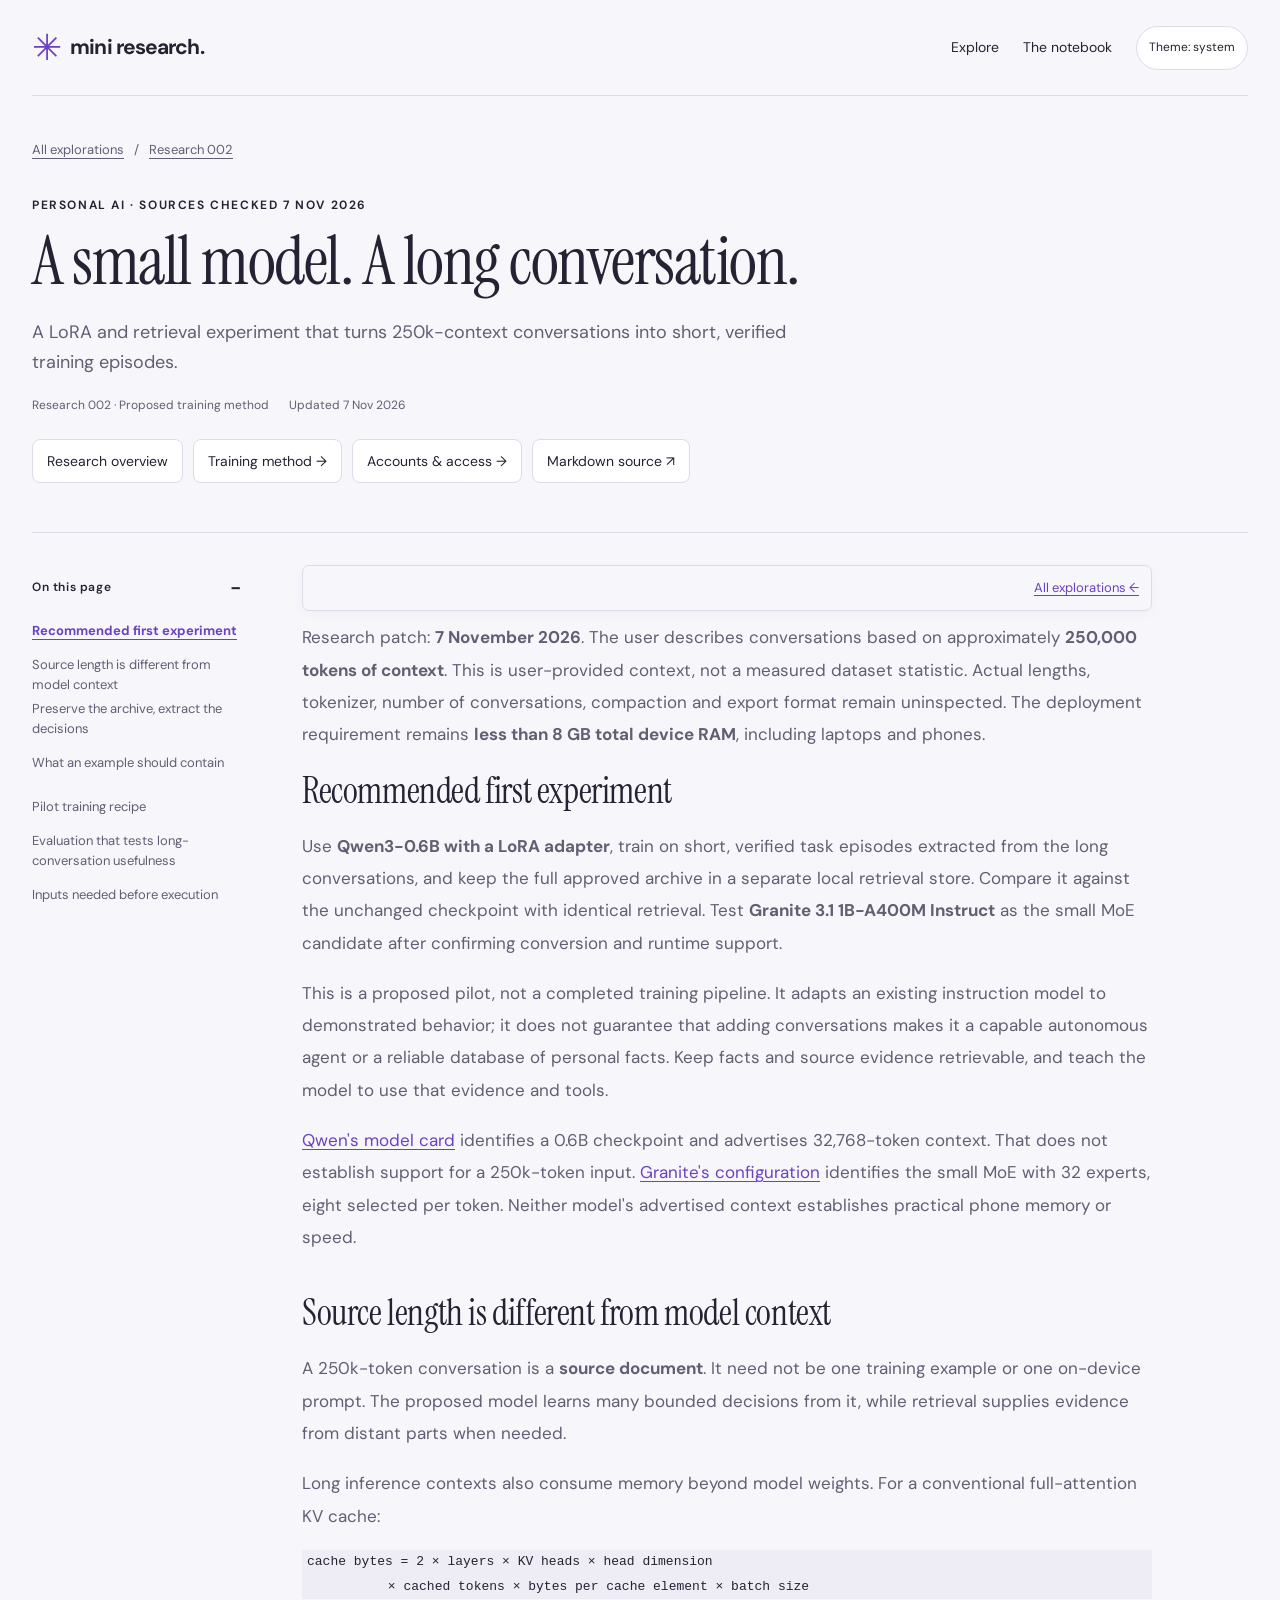
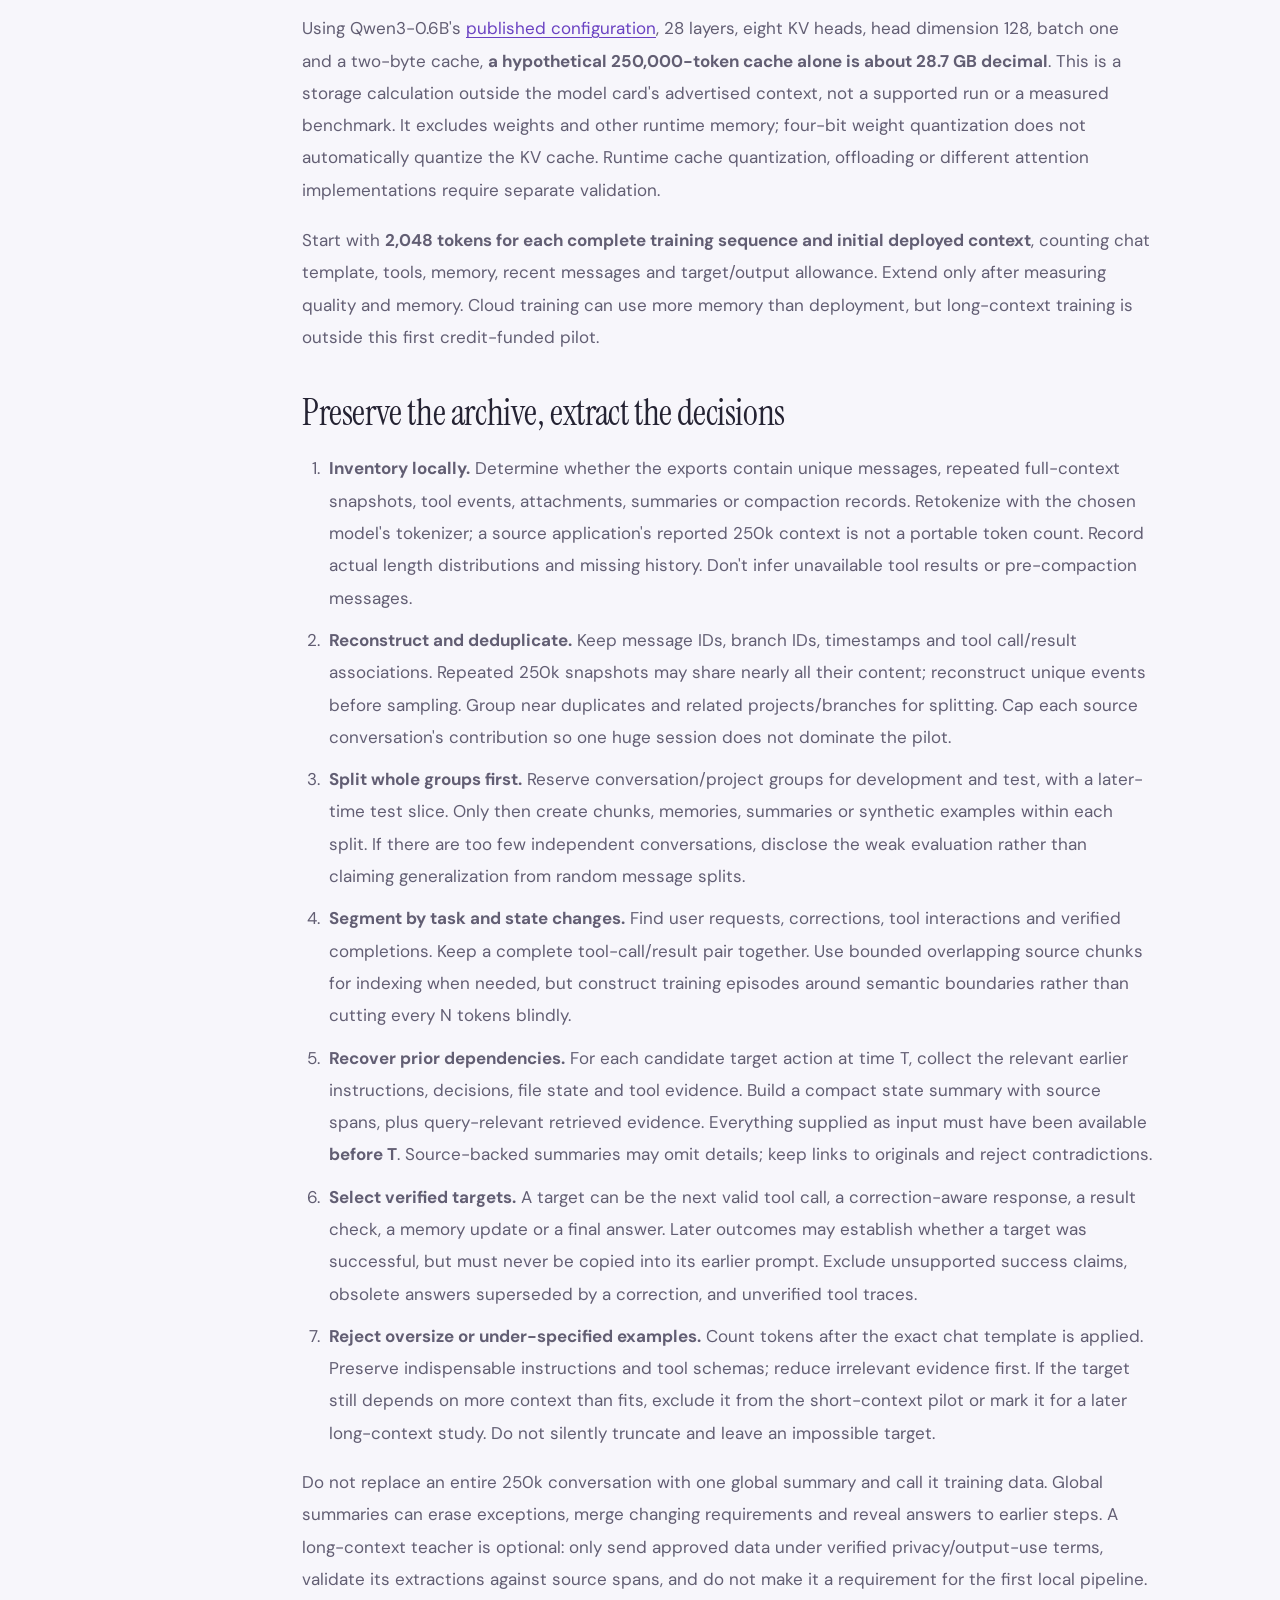
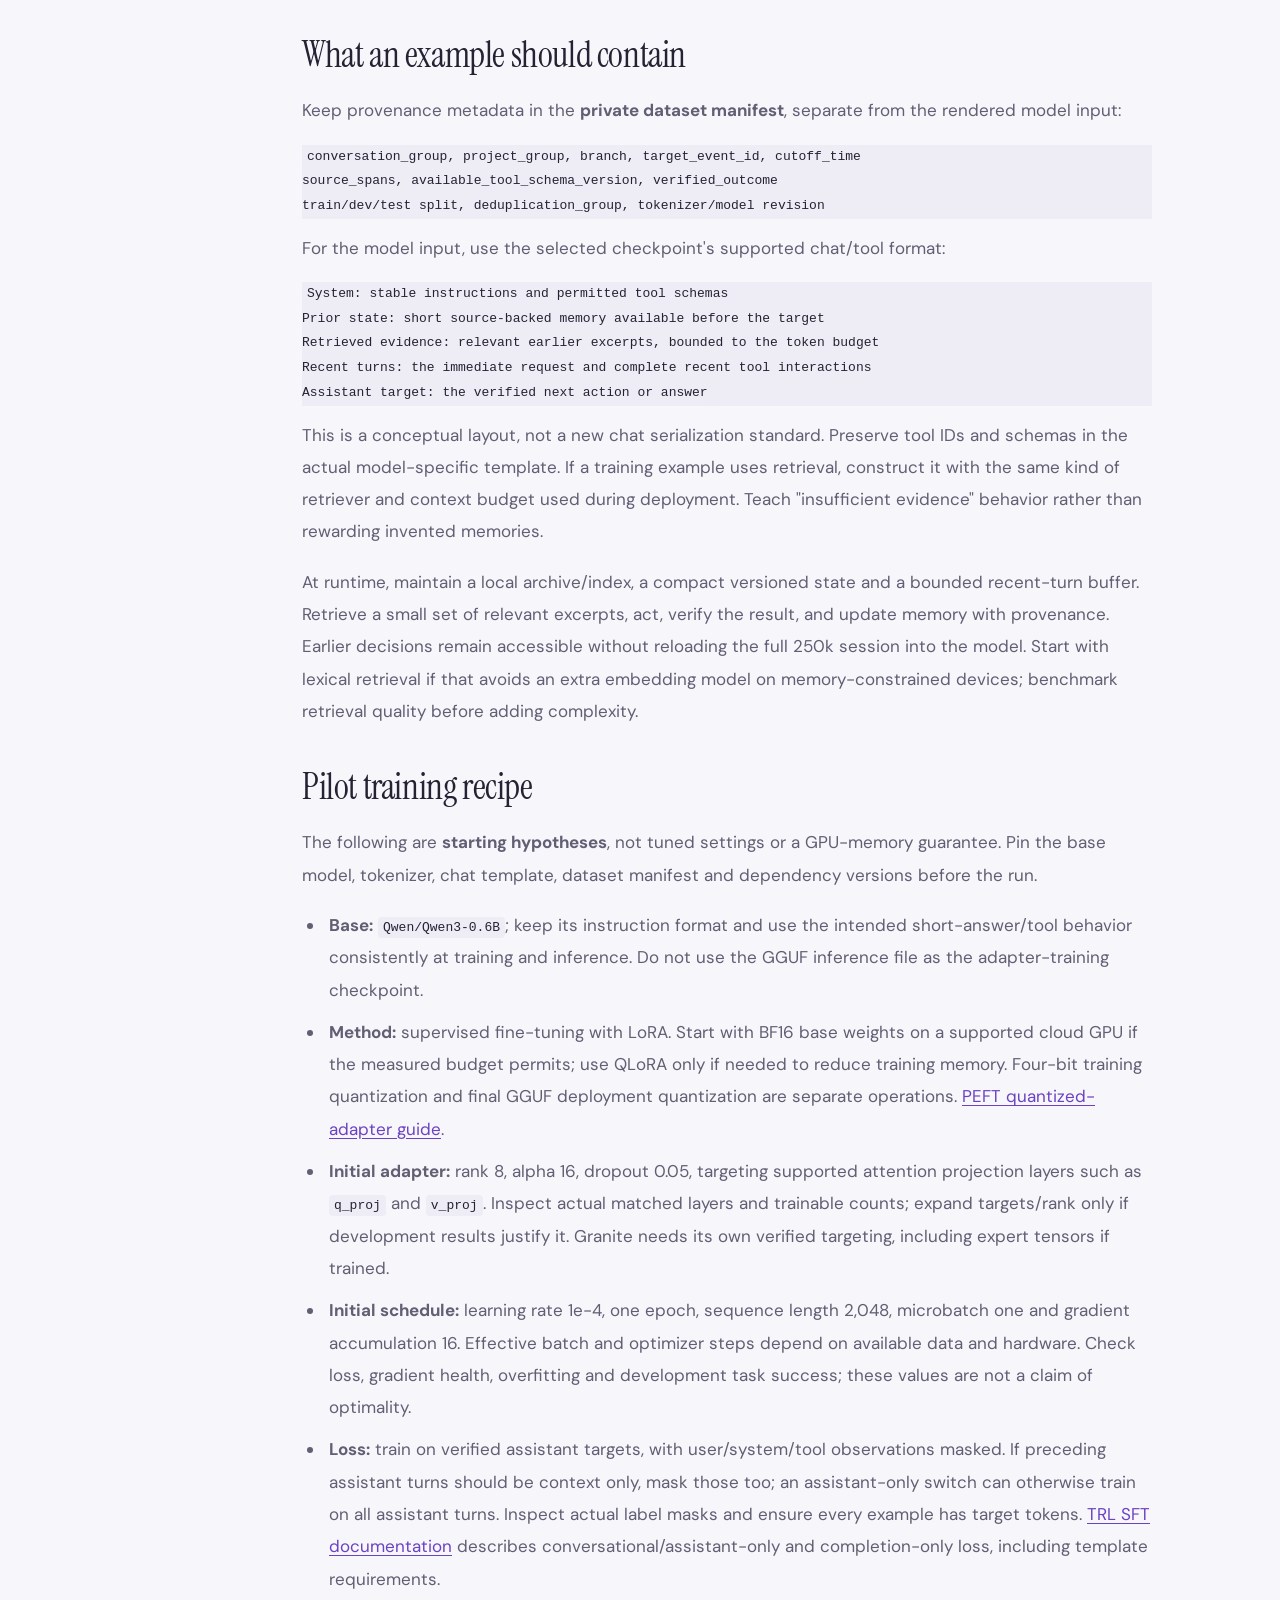
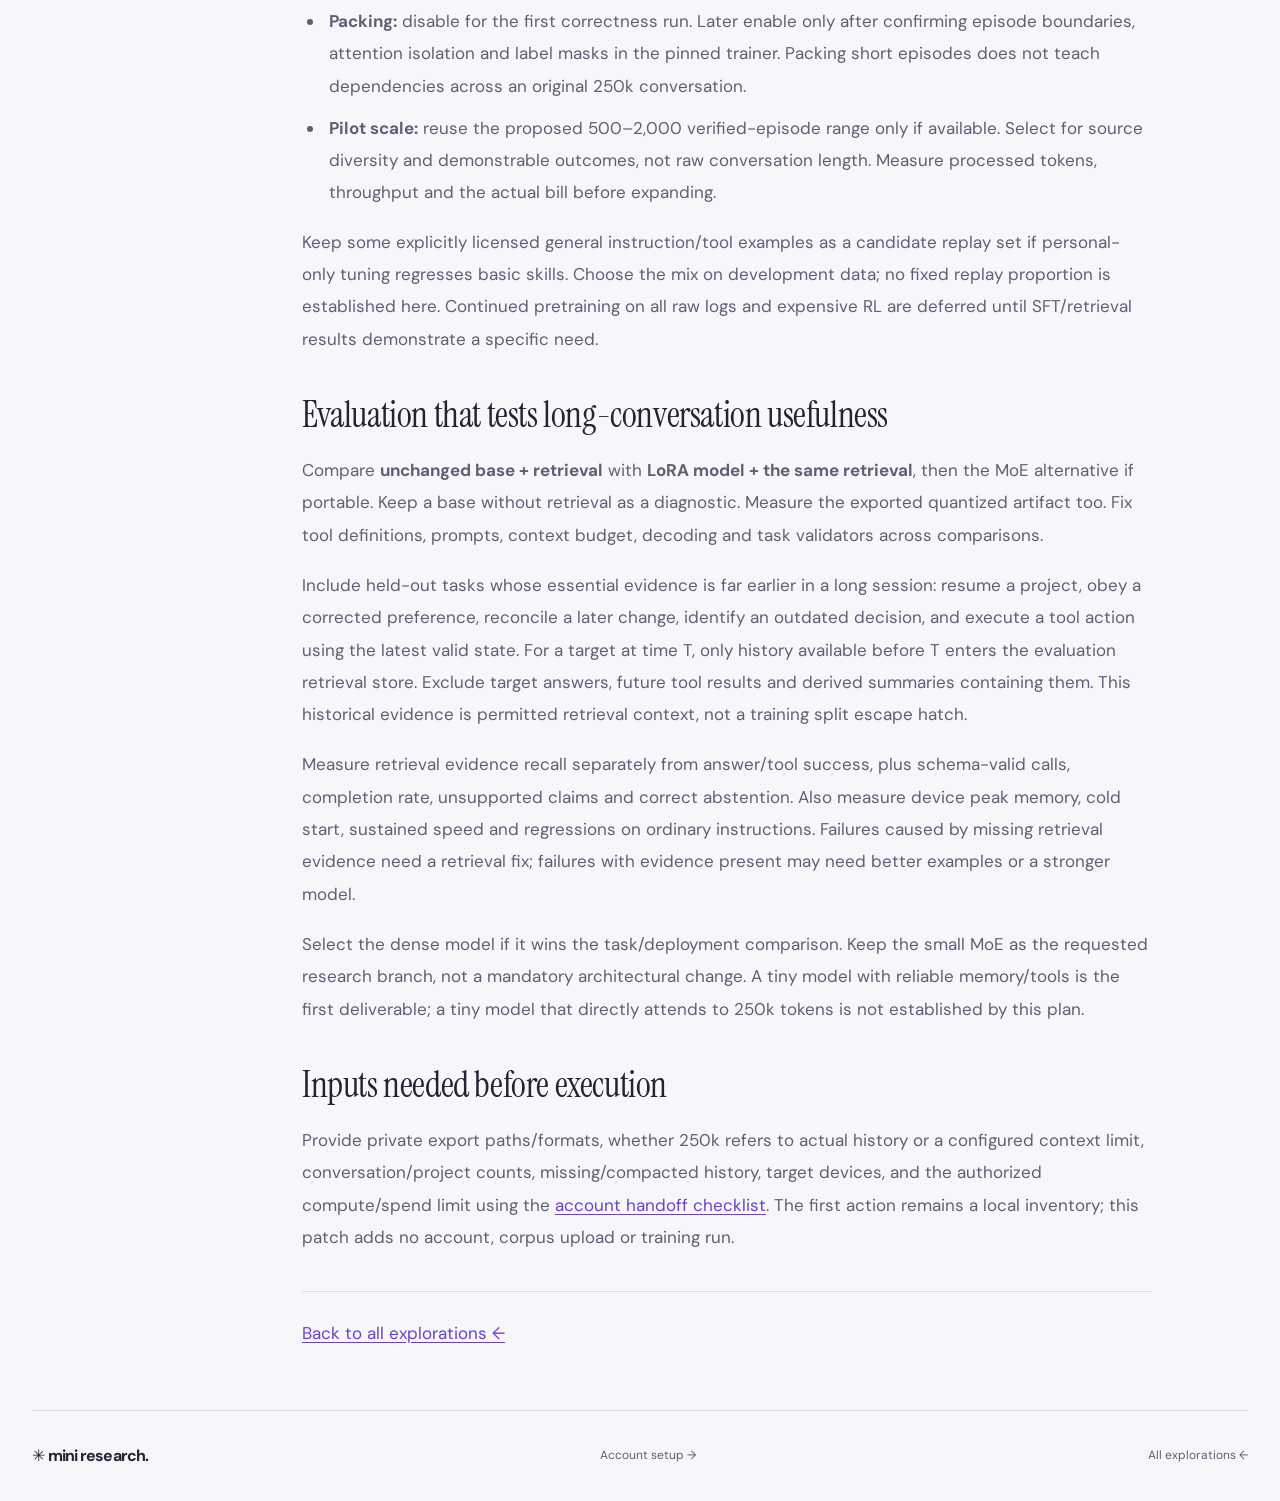
<file: research/gpu-credits/training.html>
<!doctype html>
<html lang="en">
<head>
  <meta charset="utf-8"><meta name="viewport" content="width=device-width, initial-scale=1">
  <meta name="description" content="A LoRA and retrieval experiment that turns 250k-context conversations into short, verified training episodes.">
  <title>A small model. A long conversation. — Mini Research</title>
  <link rel="icon" href="../../assets/favicon.svg" type="image/svg+xml">
  <script src="../../assets/theme.js"></script>
  <link rel="stylesheet" href="../../assets/style.css"><link rel="stylesheet" href="../../assets/modern.css"><link rel="stylesheet" href="../../assets/research.css">
  <script src="../../assets/article.js" defer></script>
</head>
<body class="research-article">
  <a class="skip-link" href="#article">Skip to article</a>
  <header class="site-header wrap"><a class="wordmark" href="../../"><span class="brand-symbol" aria-hidden="true">✳</span> mini research.</a><nav aria-label="Main navigation"><a href="../../#explore" data-explore-home>Explore</a><a class="about-link" href="../">The notebook</a><button class="theme-toggle" type="button" hidden>Theme: system</button></nav></header>
  <main class="wrap">
    <header class="article-header"><div class="breadcrumb"><a href="../../#explore" data-explore-home>All explorations</a><span>/</span><a href="./">Research 002</a></div><p class="eyebrow">PERSONAL AI · SOURCES CHECKED 7 NOV 2026</p><h1>A small model. A long conversation.</h1><p class="article-deck">A LoRA and retrieval experiment that turns 250k-context conversations into short, verified training episodes.</p><div class="article-meta"><span>Research 002 · Proposed training method</span><span>Updated <time datetime="2026-11-07">7 Nov 2026</time></span></div><nav class="research-actions" aria-label="Research resources"><a href="./">Research overview</a><a href="training.html">Training method →</a><a href="accounts.html">Accounts &amp; access →</a><a href="https://github.com/x-does/mini_research/blob/main/research/gpu-credits/TRAINING.md">Markdown source ↗</a></nav></header>
    <div class="article-layout"><details class="toc" id="contents"><summary>On this page</summary><a href="#recommended-first-experiment">Recommended first experiment</a><a href="#source-length-is-different-from-model-context">Source length is different from model context</a><a href="#preserve-the-archive-extract-the-decisions">Preserve the archive, extract the decisions</a><a href="#what-an-example-should-contain">What an example should contain</a><a href="#pilot-training-recipe">Pilot training recipe</a><a href="#evaluation-that-tests-long-conversation-usefulness">Evaluation that tests long-conversation usefulness</a><a href="#inputs-needed-before-execution">Inputs needed before execution</a></details><article class="prose" id="article"><nav class="reading-navigation" aria-label="Reading navigation"><a href="#contents">Contents ↑</a><a href="../../#explore" data-explore-home>All explorations ←</a></nav><p>Research patch: <strong>7 November 2026</strong>. The user describes conversations based on approximately <strong>250,000 tokens of context</strong>. This is user-provided context, not a measured dataset statistic. Actual lengths, tokenizer, number of conversations, compaction and export format remain uninspected. The deployment requirement remains <strong>less than 8 GB total device RAM</strong>, including laptops and phones.</p>
<section id="recommended-first-experiment"><h2>Recommended first experiment</h2>
<p>Use <strong>Qwen3-0.6B with a LoRA adapter</strong>, train on short, verified task episodes extracted from the long conversations, and keep the full approved archive in a separate local retrieval store. Compare it against the unchanged checkpoint with identical retrieval. Test <strong>Granite 3.1 1B-A400M Instruct</strong> as the small MoE candidate after confirming conversion and runtime support.</p>
<p>This is a proposed pilot, not a completed training pipeline. It adapts an existing instruction model to demonstrated behavior; it does not guarantee that adding conversations makes it a capable autonomous agent or a reliable database of personal facts. Keep facts and source evidence retrievable, and teach the model to use that evidence and tools.</p>
<p><a href="https://huggingface.co/Qwen/Qwen3-0.6B">Qwen's model card</a> identifies a 0.6B checkpoint and advertises 32,768-token context. That does not establish support for a 250k-token input. <a href="https://huggingface.co/ibm-granite/granite-3.1-1b-a400m-instruct/raw/main/config.json">Granite's configuration</a> identifies the small MoE with 32 experts, eight selected per token. Neither model's advertised context establishes practical phone memory or speed.</p>
</section><section id="source-length-is-different-from-model-context"><h2>Source length is different from model context</h2>
<p>A 250k-token conversation is a <strong>source document</strong>. It need not be one training example or one on-device prompt. The proposed model learns many bounded decisions from it, while retrieval supplies evidence from distant parts when needed.</p>
<p>Long inference contexts also consume memory beyond model weights. For a conventional full-attention KV cache:</p>
<pre><code class="language-text">cache bytes = 2 × layers × KV heads × head dimension
           × cached tokens × bytes per cache element × batch size
</code></pre>
<p>Using Qwen3-0.6B's <a href="https://huggingface.co/Qwen/Qwen3-0.6B/raw/main/config.json">published configuration</a>, 28 layers, eight KV heads, head dimension 128, batch one and a two-byte cache, <strong>a hypothetical 250,000-token cache alone is about 28.7 GB decimal</strong>. This is a storage calculation outside the model card's advertised context, not a supported run or a measured benchmark. It excludes weights and other runtime memory; four-bit weight quantization does not automatically quantize the KV cache. Runtime cache quantization, offloading or different attention implementations require separate validation.</p>
<p>Start with <strong>2,048 tokens for each complete training sequence and initial deployed context</strong>, counting chat template, tools, memory, recent messages and target/output allowance. Extend only after measuring quality and memory. Cloud training can use more memory than deployment, but long-context training is outside this first credit-funded pilot.</p>
</section><section id="preserve-the-archive-extract-the-decisions"><h2>Preserve the archive, extract the decisions</h2>
<ol>
<li><strong>Inventory locally.</strong> Determine whether the exports contain unique messages, repeated full-context snapshots, tool events, attachments, summaries or compaction records. Retokenize with the chosen model's tokenizer; a source application's reported 250k context is not a portable token count. Record actual length distributions and missing history. Don't infer unavailable tool results or pre-compaction messages.</li>
<li><strong>Reconstruct and deduplicate.</strong> Keep message IDs, branch IDs, timestamps and tool call/result associations. Repeated 250k snapshots may share nearly all their content; reconstruct unique events before sampling. Group near duplicates and related projects/branches for splitting. Cap each source conversation's contribution so one huge session does not dominate the pilot.</li>
<li><strong>Split whole groups first.</strong> Reserve conversation/project groups for development and test, with a later-time test slice. Only then create chunks, memories, summaries or synthetic examples within each split. If there are too few independent conversations, disclose the weak evaluation rather than claiming generalization from random message splits.</li>
<li><strong>Segment by task and state changes.</strong> Find user requests, corrections, tool interactions and verified completions. Keep a complete tool-call/result pair together. Use bounded overlapping source chunks for indexing when needed, but construct training episodes around semantic boundaries rather than cutting every N tokens blindly.</li>
<li><strong>Recover prior dependencies.</strong> For each candidate target action at time T, collect the relevant earlier instructions, decisions, file state and tool evidence. Build a compact state summary with source spans, plus query-relevant retrieved evidence. Everything supplied as input must have been available <strong>before T</strong>. Source-backed summaries may omit details; keep links to originals and reject contradictions.</li>
<li><strong>Select verified targets.</strong> A target can be the next valid tool call, a correction-aware response, a result check, a memory update or a final answer. Later outcomes may establish whether a target was successful, but must never be copied into its earlier prompt. Exclude unsupported success claims, obsolete answers superseded by a correction, and unverified tool traces.</li>
<li><strong>Reject oversize or under-specified examples.</strong> Count tokens after the exact chat template is applied. Preserve indispensable instructions and tool schemas; reduce irrelevant evidence first. If the target still depends on more context than fits, exclude it from the short-context pilot or mark it for a later long-context study. Do not silently truncate and leave an impossible target.</li>
</ol>
<p>Do not replace an entire 250k conversation with one global summary and call it training data. Global summaries can erase exceptions, merge changing requirements and reveal answers to earlier steps. A long-context teacher is optional: only send approved data under verified privacy/output-use terms, validate its extractions against source spans, and do not make it a requirement for the first local pipeline.</p>
</section><section id="what-an-example-should-contain"><h2>What an example should contain</h2>
<p>Keep provenance metadata in the <strong>private dataset manifest</strong>, separate from the rendered model input:</p>
<pre><code class="language-text">conversation_group, project_group, branch, target_event_id, cutoff_time
source_spans, available_tool_schema_version, verified_outcome
train/dev/test split, deduplication_group, tokenizer/model revision
</code></pre>
<p>For the model input, use the selected checkpoint's supported chat/tool format:</p>
<pre><code class="language-text">System: stable instructions and permitted tool schemas
Prior state: short source-backed memory available before the target
Retrieved evidence: relevant earlier excerpts, bounded to the token budget
Recent turns: the immediate request and complete recent tool interactions
Assistant target: the verified next action or answer
</code></pre>
<p>This is a conceptual layout, not a new chat serialization standard. Preserve tool IDs and schemas in the actual model-specific template. If a training example uses retrieval, construct it with the same kind of retriever and context budget used during deployment. Teach "insufficient evidence" behavior rather than rewarding invented memories.</p>
<p>At runtime, maintain a local archive/index, a compact versioned state and a bounded recent-turn buffer. Retrieve a small set of relevant excerpts, act, verify the result, and update memory with provenance. Earlier decisions remain accessible without reloading the full 250k session into the model. Start with lexical retrieval if that avoids an extra embedding model on memory-constrained devices; benchmark retrieval quality before adding complexity.</p>
</section><section id="pilot-training-recipe"><h2>Pilot training recipe</h2>
<p>The following are <strong>starting hypotheses</strong>, not tuned settings or a GPU-memory guarantee. Pin the base model, tokenizer, chat template, dataset manifest and dependency versions before the run.</p>
<ul>
<li><strong>Base:</strong> <code>Qwen/Qwen3-0.6B</code>; keep its instruction format and use the intended short-answer/tool behavior consistently at training and inference. Do not use the GGUF inference file as the adapter-training checkpoint.</li>
<li><strong>Method:</strong> supervised fine-tuning with LoRA. Start with BF16 base weights on a supported cloud GPU if the measured budget permits; use QLoRA only if needed to reduce training memory. Four-bit training quantization and final GGUF deployment quantization are separate operations. <a href="https://huggingface.co/docs/peft/developer_guides/quantization">PEFT quantized-adapter guide</a>.</li>
<li><strong>Initial adapter:</strong> rank 8, alpha 16, dropout 0.05, targeting supported attention projection layers such as <code>q_proj</code> and <code>v_proj</code>. Inspect actual matched layers and trainable counts; expand targets/rank only if development results justify it. Granite needs its own verified targeting, including expert tensors if trained.</li>
<li><strong>Initial schedule:</strong> learning rate 1e-4, one epoch, sequence length 2,048, microbatch one and gradient accumulation 16. Effective batch and optimizer steps depend on available data and hardware. Check loss, gradient health, overfitting and development task success; these values are not a claim of optimality.</li>
<li><strong>Loss:</strong> train on verified assistant targets, with user/system/tool observations masked. If preceding assistant turns should be context only, mask those too; an assistant-only switch can otherwise train on all assistant turns. Inspect actual label masks and ensure every example has target tokens. <a href="https://huggingface.co/docs/trl/sft_trainer">TRL SFT documentation</a> describes conversational/assistant-only and completion-only loss, including template requirements.</li>
<li><strong>Packing:</strong> disable for the first correctness run. Later enable only after confirming episode boundaries, attention isolation and label masks in the pinned trainer. Packing short episodes does not teach dependencies across an original 250k conversation.</li>
<li><strong>Pilot scale:</strong> reuse the proposed 500–2,000 verified-episode range only if available. Select for source diversity and demonstrable outcomes, not raw conversation length. Measure processed tokens, throughput and the actual bill before expanding.</li>
</ul>
<p>Keep some explicitly licensed general instruction/tool examples as a candidate replay set if personal-only tuning regresses basic skills. Choose the mix on development data; no fixed replay proportion is established here. Continued pretraining on all raw logs and expensive RL are deferred until SFT/retrieval results demonstrate a specific need.</p>
</section><section id="evaluation-that-tests-long-conversation-usefulness"><h2>Evaluation that tests long-conversation usefulness</h2>
<p>Compare <strong>unchanged base + retrieval</strong> with <strong>LoRA model + the same retrieval</strong>, then the MoE alternative if portable. Keep a base without retrieval as a diagnostic. Measure the exported quantized artifact too. Fix tool definitions, prompts, context budget, decoding and task validators across comparisons.</p>
<p>Include held-out tasks whose essential evidence is far earlier in a long session: resume a project, obey a corrected preference, reconcile a later change, identify an outdated decision, and execute a tool action using the latest valid state. For a target at time T, only history available before T enters the evaluation retrieval store. Exclude target answers, future tool results and derived summaries containing them. This historical evidence is permitted retrieval context, not a training split escape hatch.</p>
<p>Measure retrieval evidence recall separately from answer/tool success, plus schema-valid calls, completion rate, unsupported claims and correct abstention. Also measure device peak memory, cold start, sustained speed and regressions on ordinary instructions. Failures caused by missing retrieval evidence need a retrieval fix; failures with evidence present may need better examples or a stronger model.</p>
<p>Select the dense model if it wins the task/deployment comparison. Keep the small MoE as the requested research branch, not a mandatory architectural change. A tiny model with reliable memory/tools is the first deliverable; a tiny model that directly attends to 250k tokens is not established by this plan.</p>
</section><section id="inputs-needed-before-execution"><h2>Inputs needed before execution</h2>
<p>Provide private export paths/formats, whether 250k refers to actual history or a configured context limit, conversation/project counts, missing/compacted history, target devices, and the authorized compute/spend limit using the <a href="accounts.html">account handoff checklist</a>. The first action remains a local inventory; this patch adds no account, corpus upload or training run.</p></section><div class="article-end"><a href="../../#explore" data-explore-home>Back to all explorations ←</a></div></article></div>
  </main>
  <footer class="site-footer wrap"><a class="wordmark" href="../../">✳ mini research.</a><a href="accounts.html">Account setup →</a><a href="../../#explore" data-explore-home>All explorations ←</a></footer>
</body>
</html>
</file>
<file: assets/style.css>
@import url('https://fonts.googleapis.com/css2?family=DM+Sans:wght@400;500;600;650;700&family=Instrument+Serif:ital@0;1&display=swap');

:root{--paper:#f5f3ed;--ink:#202820;--muted:#5f685e;--green:#335b3d;--lime:#d9ed92;--line:#d5d8cc;--serif:'Instrument Serif',Georgia,serif;--sans:'DM Sans',system-ui,sans-serif;color-scheme:light}
*{box-sizing:border-box}html{scroll-behavior:smooth;scroll-padding-top:24px}body{margin:0;background:var(--paper);color:var(--ink);font:16px/1.6 var(--sans);-webkit-font-smoothing:antialiased}a{color:inherit;text-decoration:none}button,input{font:inherit}button{cursor:pointer;color:inherit}a,button,input{-webkit-tap-highlight-color:transparent}a:focus-visible,button:focus-visible,input:focus-visible,summary:focus-visible{outline:3px solid #59752e;outline-offset:5px}[hidden]{display:none!important}::selection{background:var(--lime);color:var(--ink)}.wrap{width:min(1280px,calc(100% - 96px));margin-inline:auto}.sr-only{position:absolute;width:1px;height:1px;padding:0;margin:-1px;overflow:hidden;clip:rect(0,0,0,0);white-space:nowrap;border:0}.skip-link{position:absolute;top:-80px;left:16px;z-index:10;background:var(--ink);color:white;padding:12px 18px}.skip-link:focus{top:12px}.site-header{height:92px;display:flex;align-items:center;justify-content:space-between;border-bottom:1px solid var(--line);gap:24px}.wordmark{display:inline-flex;align-items:center;gap:9px;font-weight:700;font-size:21px;letter-spacing:-.9px;white-space:nowrap;min-height:44px}.brand-symbol{font-size:36px;line-height:1;color:var(--green)}.brand-period{margin-left:-9px;color:var(--green)}nav{display:flex;gap:30px;align-items:center}nav a{font-size:14px;min-height:44px;display:flex;gap:8px;align-items:center}nav a[aria-current],nav a:hover{color:var(--green)}nav a[aria-current]{text-decoration:underline;text-underline-offset:7px}.hero{display:flex;justify-content:space-between;align-items:flex-end;gap:40px;padding:42px 0 40px}.eyebrow{font-size:11px;font-weight:650;letter-spacing:1.6px;display:flex;gap:8px;align-items:center;margin:0 0 18px}.status-dot{height:6px;width:6px;border-radius:50%;display:inline-block;background:currentColor;flex:none}.hero h1{font:400 clamp(48px,5.9vw,88px)/.98 var(--serif);letter-spacing:-2.3px;margin:0}.hero h1 em{color:var(--green)}.hero-aside{padding-bottom:3px;max-width:355px}.hero-aside p{font-size:15px;color:var(--muted);line-height:1.75;margin:0 0 24px}.edition{font-size:10px;letter-spacing:1.5px;color:var(--muted);display:flex;gap:20px}.collection-bar{display:flex;align-items:center;justify-content:space-between;gap:24px;margin-bottom:18px}.collection-bar h2{font-size:14px;font-weight:600;display:flex;align-items:center;gap:10px;margin:0;white-space:nowrap}.count-badge{font-size:11px;background:#e7e9dd;min-width:28px;padding:2px 7px;border-radius:30px;text-align:center;color:var(--green)}.search-controls{width:340px}.search-box{display:flex;align-items:center;gap:10px;min-height:48px;border:1px solid #b9c1b3;border-radius:7px;padding:0 12px;background:#fbfaf6}.search-box:focus-within{outline:2px solid var(--green);outline-offset:2px}.search-box svg{height:18px;width:18px;stroke:var(--muted);fill:none;stroke-width:1.7;flex:none}.search-box input{font-size:16px;min-width:0;width:100%;border:0;background:transparent;color:var(--ink);padding:10px 0;outline:none}.search-box input:focus-visible{outline:0}.search-box input::-webkit-search-cancel-button{-webkit-appearance:none}.search-box input::placeholder{color:var(--muted);opacity:1}.search-box button{background:none;border:0;font-size:24px;width:44px;height:44px;flex:none;line-height:1}.search-status{font-size:14px;color:var(--muted);margin:0 0 16px}.feature-layout{display:grid;grid-template-columns:1.06fr 1fr;gap:22px}.project-card{min-width:0;position:relative;border-radius:12px;background:#243d30;color:#fbfcf5;overflow:hidden}.feature-link{display:flex;flex-direction:column;min-height:410px;padding:28px 30px;position:relative;isolation:isolate}.feature-link:focus-visible{outline:-webkit-focus-ring-color auto 3px;outline-offset:-5px}.feature-top{display:flex;justify-content:space-between;align-items:center;gap:12px}.pill{display:inline-flex;align-items:center;gap:8px;font-size:11px;font-weight:500;letter-spacing:1.2px;color:var(--lime);border:1px solid #65806a;border-radius:30px;padding:6px 11px}.feature-time{font-size:12px;color:#d1ddcd}.feature-content{max-width:380px;margin:30px 0 28px}.feature-kicker{font-size:11px;letter-spacing:1.5px;color:#c4d0c0;display:block;margin-bottom:10px}.feature-content h3{font:400 clamp(40px,3.5vw,54px)/1.02 var(--serif);letter-spacing:-.6px;margin:0 0 18px}.feature-content h3 em{color:var(--lime)}.feature-content p{font-size:15px;line-height:1.7;max-width:325px;margin:0;color:#e0e7dc}.feature-bottom{display:flex;align-items:center;justify-content:space-between;gap:15px;margin-top:auto;border-top:1px solid #58705a;padding-top:18px}.feature-bottom>span:first-child{font-size:14px;font-weight:600;display:flex;align-items:center;gap:25px}.feature-bottom>span:first-child>span{display:inline-grid;place-items:center;border-radius:50%;height:32px;width:32px;background:var(--lime);color:#243d30;font-size:20px;transition:transform .2s}.feature-link:hover .feature-bottom>span:first-child>span{transform:rotate(45deg)}.feature-number{font:30px var(--serif);color:#a5b89b}.feature-art{position:absolute;right:-90px;top:100px;width:260px;height:260px;color:#c4dd8c;opacity:.16;z-index:-1;pointer-events:none}.topic-map{background:#e9ecdf;border:1px solid #d1d8c6;border-radius:12px;padding:25px 24px 19px;min-width:0;display:flex;flex-direction:column}.map-heading{display:flex;align-items:center;gap:12px;justify-content:space-between}.map-heading h3{font-size:14px;font-weight:600;margin:0}.map-index{font-size:10px;letter-spacing:1px;color:#59634f;white-space:nowrap}.map-description{font-size:13px;color:#59634f;margin:5px 0 0}.topic-canvas{position:relative;flex:1;min-height:280px;margin-top:4px}.map-lines{position:absolute;inset:0;height:100%;width:100%;fill:none;stroke:#98a781;stroke-width:1}.map-center{position:absolute;left:50%;top:50%;transform:translate(-50%,-50%);text-align:center;width:110px;height:110px;display:grid;align-content:center;justify-items:center;border-radius:50%;background:#e9ecdf}.map-center span{font-size:42px;color:var(--green);line-height:1.1}.map-center strong{font:28px var(--serif)}.topic-node{display:flex;align-items:center;gap:9px;position:absolute;min-height:66px;width:46%;padding:9px 12px;border:1px solid #a5b597;background:#fbfcf7;border-radius:7px;box-shadow:0 3px 0 #cdd5c3;transition:transform .2s,border-color .2s}.topic-node:hover{transform:translateY(-3px);border-color:var(--green)}.topic-design{left:0;top:13px}.topic-access{right:0;top:13px}.topic-publish{bottom:9px;left:27%}.topic-icon{color:var(--green);font-size:23px}.topic-node>span:nth-child(2){font-size:13px;font-weight:600;line-height:1.35;min-width:0}.topic-node small{display:block;font-size:8px;font-weight:500;letter-spacing:.9px;margin-top:4px;color:#59634f}.topic-arrow{margin-left:auto;color:var(--green)}.map-caption{font-size:11px;color:#59634f;margin:6px 0 0;display:flex;gap:8px;align-items:center}.map-caption>span{font-size:22px}.empty-state{border:1px solid var(--line);border-radius:12px;background:#ebeede;padding:45px 24px;text-align:center}.empty-icon{font-size:36px;color:var(--green)}.empty-state h3{font:36px var(--serif);margin:5px 0 12px}.empty-state p{color:var(--muted);font-size:16px;max-width:560px;margin:0 auto 24px;overflow-wrap:anywhere}.button-primary{min-height:48px;padding:10px 20px;background:var(--green);color:white;border:0;border-radius:6px;display:inline-flex;align-items:center;gap:25px;font-size:14px;font-weight:600}.button-primary:hover{background:#24452c}.supporting-note{font-size:14px;color:var(--muted)}.next-section{border-top:1px solid var(--line);margin-top:52px;padding:32px 0 38px;display:grid;grid-template-columns:1.06fr 1fr;gap:70px}.next-intro .eyebrow{color:var(--muted)}.next-intro h2{font:38px/1.08 var(--serif);letter-spacing:-.5px;margin:0}.next-intro h2 em{color:var(--green)}.next-copy p{font-size:15px;color:var(--muted);margin:0 0 10px;max-width:470px}.text-link{min-height:44px;display:inline-flex;align-items:center;gap:25px;font-size:14px;font-weight:600;text-decoration:underline;text-underline-offset:5px}.text-link:hover{color:var(--green)}.site-footer{display:flex;align-items:center;justify-content:space-between;gap:24px;border-top:1px solid var(--line);padding:23px 0;font-size:12px;color:var(--muted)}.site-footer .wordmark{font-size:16px;color:var(--ink)}.site-footer .brand-symbol{font-size:27px}.site-footer>a:last-child{display:flex;align-items:center;gap:15px;min-height:44px}
/* The reading room */
.article-header{padding:32px 0 25px;max-width:900px}.breadcrumb{display:flex;gap:10px;flex-wrap:wrap;font-size:13px;color:var(--muted);margin-bottom:24px;align-items:center}.breadcrumb a{min-height:44px;display:inline-flex;align-items:center;text-decoration:underline;text-underline-offset:4px}.article-header .eyebrow{margin-bottom:12px}.article-header h1{font:clamp(48px,6vw,80px)/1.02 var(--serif);letter-spacing:-1.5px;margin:0 0 20px}.article-header h1 em{color:var(--green)}.article-deck{font-size:18px;line-height:1.7;color:var(--muted);max-width:690px;margin:0 0 18px}.article-meta{display:flex;gap:20px;flex-wrap:wrap;font-size:12px;color:var(--muted)}.article-layout{display:grid;grid-template-columns:210px minmax(0,720px);gap:60px;padding:32px 0 60px;border-top:1px solid var(--line)}.toc{position:sticky;top:24px;align-self:start}.toc summary{font-size:12px;font-weight:600;letter-spacing:.6px;min-height:44px;cursor:pointer;display:flex;align-items:center;justify-content:space-between}.toc summary:after{content:'−';font-size:20px}.toc:not([open]) summary:after{content:'+'}.toc a{display:flex;align-items:center;min-height:44px;font-size:13px;color:var(--muted)}.toc a:hover{color:var(--green);text-decoration:underline;text-underline-offset:4px}.prose{font-size:17px;line-height:1.9;min-width:0}.prose section{margin-bottom:38px;scroll-margin-top:25px}.prose h2{font:36px/1.14 var(--serif);letter-spacing:-.4px;margin:0 0 18px}.prose h3{font-size:17px;line-height:1.5;margin:23px 0 10px}.prose p{color:#485444;margin:0 0 18px}.prose a{color:#2a5935;text-decoration:underline;text-underline-offset:4px;overflow-wrap:anywhere}.prose ul,.prose ol{color:#485444;padding-left:23px}.prose li{padding-left:4px;margin:10px 0}.prose code{font:13px/1.7 ui-monospace,monospace;background:#e5e9db;border-radius:4px;padding:3px 5px;overflow-wrap:anywhere}.note-box{background:#e8ecdd;border-left:3px solid #6c844f;border-radius:0 8px 8px 0;padding:22px 25px;margin:26px 0}.note-box .eyebrow{margin-bottom:12px}.note-box p:last-child{margin:0}.decision-grid{display:grid;grid-template-columns:1fr 1fr;gap:14px;margin:25px 0}.decision-grid>div{border:1px solid #cbd2c1;border-radius:8px;padding:20px}.decision-grid h3{margin:0 0 9px}.decision-grid p{font-size:15px;margin:0}.article-end{border-top:1px solid var(--line);padding-top:25px}.site-structure{padding:20px;background:#243d30;color:#e7efdf;border-radius:8px;line-height:1.8;overflow-x:auto;font:14px/1.9 ui-monospace,monospace;white-space:pre-wrap;overflow-wrap:anywhere}
@media(max-width:1100px){.wrap{width:calc(100% - 64px)}.hero{gap:30px}.hero-aside{max-width:300px}.feature-link{padding:24px;min-height:410px}.feature-content h3{font-size:44px}.topic-map{padding:22px 17px 16px}.topic-node{padding:8px;gap:6px;width:48%}.topic-publish{left:26%}.topic-icon{display:none}.topic-node>span:nth-child(2){font-size:12px}.map-heading h3{font-size:13px}.map-index{display:none}.feature-content p{max-width:290px}.article-layout{gap:35px;grid-template-columns:180px minmax(0,720px)}}
@media(max-width:760px){.wrap{width:calc(100% - 40px)}.site-header{height:76px;gap:15px}.wordmark{font-size:18px;gap:7px}.brand-symbol{font-size:30px}.brand-period{margin-left:-7px}nav{gap:18px}nav a{font-size:13px}nav .github-link{display:none}.hero{display:block;padding:28px 0}.eyebrow{font-size:10px;letter-spacing:1.2px;margin-bottom:15px}.hero h1{font-size:clamp(46px,9vw,64px);letter-spacing:-1.3px;line-height:1.02}.hero-aside{max-width:440px;margin-top:17px}.hero-aside p{font-size:15px;line-height:1.6;margin:0}.hero-aside p br{display:none}.edition{display:none}.collection-bar{display:block;margin-bottom:16px}.collection-bar h2{font-size:13px;margin-bottom:12px}.search-controls{width:100%}.search-box{min-height:48px}.feature-layout{grid-template-columns:1fr;gap:20px}.feature-link{min-height:330px;padding:22px}.feature-content{margin:22px 0}.feature-content h3{font-size:42px;margin-bottom:13px}.feature-content p{font-size:15px;max-width:340px;line-height:1.65}.feature-kicker{display:none}.feature-bottom{padding-top:15px}.feature-art{top:55px;right:-100px;opacity:.12}.feature-time{font-size:12px}.pill{font-size:10px}.topic-map{padding:22px;min-height:380px}.map-heading h3{font-size:15px}.map-description{font-size:14px}.topic-canvas{min-height:270px}.topic-node{width:47%;min-height:70px;padding:10px}.topic-node>span:nth-child(2){font-size:13px}.topic-node small{font-size:9px;letter-spacing:.4px}.topic-publish{left:26.5%}.map-caption{font-size:12px}.next-section{grid-template-columns:1fr;gap:22px;margin-top:32px;padding:27px 0}.next-intro h2{font-size:34px}.next-copy p{font-size:16px}.site-footer{flex-wrap:wrap;gap:12px;font-size:12px;padding:18px 0}.site-footer>span{order:3;width:100%}.site-footer .wordmark{font-size:15px}.article-header{padding:18px 0 24px}.breadcrumb{font-size:12px;margin-bottom:15px}.article-header h1{font-size:48px}.article-deck{font-size:16px;line-height:1.65}.article-meta{gap:14px}.article-layout{display:block;padding-top:12px}.toc{position:static;border-bottom:1px solid var(--line);padding:0 0 10px;margin-bottom:25px}.toc a{font-size:14px}.prose{font-size:17px;line-height:1.8}.prose h2{font-size:31px}.decision-grid{grid-template-columns:1fr}.decision-grid p{font-size:16px}.note-box{padding:18px 20px}}
@media(max-width:370px){.wrap{width:calc(100% - 32px)}nav{gap:12px}.wordmark{font-size:16px}.brand-symbol{font-size:26px}.hero h1{font-size:44px}.feature-link{padding:20px}.feature-content h3{font-size:39px}.topic-map{padding:20px 15px}.topic-node>span:nth-child(2){font-size:12px}.topic-node small{font-size:8px}.feature-content p{font-size:15px}.site-footer>a:last-child{font-size:11px}}
.topic-node small{font-size:11px;letter-spacing:0;text-transform:lowercase}.topic-node>span:nth-child(2){font-size:14px}.topic-node{min-height:76px}.map-description,.map-caption{font-size:13px}.map-index{font-size:11px}.pill,.feature-kicker,.eyebrow{font-size:12px}.edition{font-size:11px}
@media(max-width:760px){.topic-node{width:100%;position:relative;inset:auto;min-height:64px;padding:10px 14px;box-shadow:none}.topic-node>span:nth-child(2){font-size:15px}.topic-node small{font-size:12px;text-transform:none}.topic-icon{display:block}.topic-canvas{display:flex;flex-direction:column;gap:12px;min-height:0;margin-top:19px;padding-left:19px;border-left:1px solid #98a781;margin-left:8px}.topic-node:before{content:'';position:absolute;right:100%;top:50%;width:20px;border-top:1px solid #98a781}.map-center,.map-lines{display:none}.topic-map{min-height:0}.map-caption{margin-top:14px}.hero .eyebrow{font-size:11px}}
.feature-content p,.hero-aside p{font-size:16px}nav a{font-size:14px}.feature-time,.pill{font-size:12px}.feature-link:focus-visible{outline:3px solid var(--lime);outline-offset:-6px}
@media(max-width:760px){.article-header{padding:8px 0 18px}.article-header .eyebrow{display:none}.breadcrumb{margin-bottom:8px}.article-header h1{font-size:44px;margin-bottom:14px}.article-deck{margin-bottom:12px}.article-layout{padding-top:5px}.toc{margin-bottom:18px;padding-bottom:5px}.prose h2{font-size:29px}.feature-content p,.hero-aside p{font-size:16px}.hero{padding:24px 0}.hero h1{font-size:clamp(44px,8.5vw,62px)}}
nav a{white-space:nowrap}.map-center strong{font-size:21px}.map-center small{font-size:9px;letter-spacing:.5px;color:#59634f}.topic-match{border:2px solid var(--green);background:#f1f8d9}.topic-match .topic-arrow{font-weight:700}.feature-link:hover .feature-bottom>span:first-child>span{transform:translateX(3px)}.article-meta a{text-decoration:underline;text-underline-offset:3px;min-height:24px}.site-footer>span a{text-decoration:underline;text-underline-offset:3px}
@media(max-width:760px){.hero{padding:20px 0}.hero .eyebrow{margin-bottom:10px}.hero-aside{margin-top:12px}.hero-aside p{font-size:15px;line-height:1.5}.collection-bar h2{margin-bottom:8px}.collection-bar{margin-bottom:12px}.feature-content{margin:18px 0}.feature-content p{line-height:1.55}.feature-link{padding:20px;min-height:0}.feature-content h3{font-size:40px}.feature-bottom{padding-top:12px}.article-meta{gap:6px 16px;font-size:12px}.article-meta span:last-child{display:none}}
@media(max-width:370px){.site-header{height:auto;min-height:102px;flex-wrap:wrap;gap:0;padding:12px 0 0}.site-header .wordmark{width:100%;min-height:32px}.site-header nav{gap:25px}.site-header nav a{min-height:44px}.hero h1{font-size:42px}.topic-node small{font-size:12px}}
.section-results{display:flex;flex-wrap:wrap;gap:8px;margin:-3px 0 18px}.section-results a{min-height:44px;padding:8px 14px;background:#e4edce;border:1px solid #a3b78b;border-radius:6px;font-size:14px;white-space:normal}.section-results a:hover{background:#d8e9b9}.topic-node small{text-transform:none}.feature-art{display:none}.section-navigation{display:flex;flex-wrap:wrap;gap:12px 24px;border-top:1px solid var(--line);padding-top:12px;margin-top:25px}.section-navigation a{font-size:13px;min-height:44px;display:inline-flex;align-items:center}.prose figure{margin:25px 0}.prose figcaption{font-size:14px;color:var(--muted);margin-top:10px}.worked-example{background:#e9eddf;border:1px solid #c7d0bb;border-radius:8px;padding:22px}.worked-example h3{margin-top:0}.worked-example pre{font:13px/1.8 ui-monospace,monospace;white-space:pre-wrap;overflow-wrap:anywhere;background:#243d30;color:#e7efdf;padding:18px;border-radius:5px}.worked-example p{font-size:16px}
@media(min-width:761px) and (max-width:999px){.feature-layout{grid-template-columns:1fr}.feature-link{min-height:340px}.feature-content{max-width:100%}.feature-content p{max-width:520px}.topic-map{padding:24px}.topic-canvas{min-height:300px}.topic-node>span:nth-child(2){font-size:15px}.topic-icon{display:block}.article-layout{display:block}.toc{position:static;border-bottom:1px solid var(--line);margin-bottom:25px;padding-bottom:10px}.toc a{font-size:14px}}
.reading-navigation{position:sticky;top:8px;z-index:3;display:flex;justify-content:space-between;gap:12px;background:#f5f3edf5;border:1px solid var(--line);border-radius:7px;padding:0 12px;margin:0 0 22px;box-shadow:0 3px 12px #20282008}.reading-navigation a{font-size:13px;min-height:44px;display:flex;align-items:center;text-decoration:none}.prose section{scroll-margin-top:78px}
.toc a[aria-current=location]{color:var(--green);font-weight:700;text-decoration:underline;text-underline-offset:4px}.topic-node small{font-size:12px}
@media(max-width:760px) and (min-width:371px){.site-header{gap:10px}.site-header nav{gap:12px}.site-header .wordmark{font-size:17px}.site-header nav a{font-size:13px}}
.search-box input::-webkit-search-cancel-button{display:none;-webkit-appearance:none}
@media(min-width:761px) and (max-width:999px){.feature-link{display:grid;grid-template-columns:1fr 1fr;column-gap:28px;min-height:265px}.feature-top{grid-column:1/-1}.feature-content{display:contents}.feature-kicker{display:none}.feature-content h3{font-size:46px;margin:22px 0}.feature-content p{align-self:center;margin:20px 0}.feature-bottom{grid-column:1/-1}.topic-map{padding:20px 24px}.topic-canvas{display:flex;gap:12px;min-height:0;margin:20px 0 5px}.topic-node{position:relative;inset:auto;width:auto;flex:1;min-height:80px}.map-center,.map-lines{display:none}.topic-node small{font-size:12px}.topic-icon{display:none}.map-caption{margin-top:8px}}
@media(min-width:1000px){.reading-navigation{justify-content:flex-end;background:transparent;border:0;box-shadow:none;margin-bottom:10px}.reading-navigation a[href="#contents"]{display:none}}
@media(max-width:370px){.site-header{min-height:90px;padding-top:5px}.hero{padding:12px 0}.hero .eyebrow{display:none}.hero h1{font-size:39px}.hero-aside{margin-top:8px}.hero-aside p{font-size:15px;line-height:1.45}.feature-content{margin:15px 0}.feature-content h3{font-size:37px}}
.design-specimen{border:1px solid #c0ccb1;border-radius:9px;background:#e9eddf;padding:20px}.specimen-label{font-size:12px;font-weight:600;color:var(--green)}.specimen-diagram{display:grid;grid-template-columns:1fr 1fr;gap:12px;margin:15px 0}.specimen-diagram div{border:1px solid #a3b78b;background:#fafcf6;padding:14px;border-radius:5px;font-size:14px}.specimen-diagram strong{display:block;color:var(--green);margin-bottom:5px}.specimen-diagram p{font-size:14px;margin:0}.design-specimen figcaption{font-size:14px;color:var(--muted)}
@media(max-width:500px){.specimen-diagram{grid-template-columns:1fr}}
.search-scope{font-size:12px;color:var(--muted);margin:-7px 0 14px}
.match-explanation{flex-basis:100%;font-size:14px;color:var(--muted);margin:0 0 3px;max-width:650px}.map-index,.map-center small{font-size:12px}.specimen-live{display:grid;grid-template-columns:1.1fr 1fr;gap:16px;background:var(--paper);border:1px solid #bbc7ac;border-radius:9px;padding:20px;margin:20px 0}.specimen-feature{background:#243d30;color:#fafcf5;border-radius:7px;padding:22px}.specimen-feature .pill{font-size:12px}.specimen-feature h3{font:38px/1.05 var(--serif);margin:22px 0 14px}.specimen-feature h3 em{color:var(--lime)}.specimen-feature p{color:#e0e7dc;font-size:15px;margin:0}.specimen-topics{display:flex;flex-direction:column;gap:12px;align-self:center;border-left:1px solid #98a781;padding-left:15px}.specimen-topics a{display:flex;align-items:center;min-height:56px;background:#fbfcf7;border:1px solid #a5b597;border-radius:6px;padding:10px 12px;font-size:14px;color:var(--ink);text-decoration:none;position:relative}.specimen-topics a:before{content:'';position:absolute;right:100%;width:16px;border-top:1px solid #98a781}.specimen-annotations{font-size:14px!important}.learning-summary{font-size:16px;line-height:1.7;padding:18px 22px;background:#e9eddf;border-radius:7px;margin:0 0 25px}.learning-summary strong{display:block;margin-bottom:5px}.learning-summary p{margin:0;font-size:16px}
@media(max-width:760px){.hero-extra{display:none}.hero{padding:16px 0}.hero-aside{margin-top:9px}.hero h1{font-size:clamp(42px,8vw,60px)}.hero .eyebrow{display:none}.collection-bar h2{margin-bottom:7px}.search-scope{font-size:12px;margin:-4px 0 10px}.feature-content h3{font-size:39px}.feature-content{margin:16px 0}.specimen-live{grid-template-columns:1fr;padding:16px}.specimen-feature h3{font-size:34px}.learning-summary{padding:16px 18px}}
.reading-navigation{background:var(--paper);border:1px solid var(--line);box-shadow:0 3px 12px #20282008}.search-controls:has(input:not(:placeholder-shown))~.search-scope{display:none}.design-specimen .specimen-live{border:0;padding:0;background:transparent}.design-specimen .specimen-feature{padding:18px}.design-specimen .specimen-feature h3{font-size:34px}
@media(max-width:370px){.design-specimen{padding:14px}.design-specimen .specimen-feature{padding:15px}.design-specimen .specimen-feature h3{font-size:31px}}
.site-footer>span a{display:inline-flex;align-items:center;min-height:44px}.design-specimen .specimen-feature h3{margin:14px 0 10px;font-size:31px}.design-specimen .specimen-feature p{font-size:14px}.design-specimen figcaption{font-size:13px;line-height:1.55}.specimen-live{margin:14px 0}.specimen-topics{gap:8px}.specimen-topics a{min-height:48px}.search-scope{margin-bottom:10px}
@media(max-width:760px){.design-specimen .specimen-feature{padding:14px}.design-specimen .specimen-feature h3{font-size:29px;margin:10px 0}.design-specimen .specimen-feature .pill{border:0;padding:0}.design-specimen .specimen-feature p{display:none}.design-specimen .specimen-live{gap:12px}.search-scope{font-size:11px;margin-bottom:8px}}
@media(prefers-reduced-motion:reduce){html{scroll-behavior:auto}*,*:before,*:after{transition:none!important}}
</file>
<file: assets/modern.css>
/* Modern skin shared by the atlas and reading room. Mobile is the base layout. */
.empty-state{background:var(--surface-alt);color:var(--ink)}.empty-state p{color:var(--muted)}.skip-link{background:var(--ink);color:var(--paper)}
:root{color-scheme:light;--paper:#f7f6fb;--surface:#fff;--surface-alt:#eeecf5;--ink:#252333;--muted:#625e73;--line:#dedbe9;--green:#6a42c2;--lime:#d6c5ff}
@media(prefers-color-scheme:dark){:root:not([data-theme=light]){color-scheme:dark;--paper:#101019;--surface:#181822;--surface-alt:#20202e;--ink:#f0edf8;--muted:#aaa6bd;--line:#30303f;--green:#bba2ff}}
:root[data-theme=dark]{color-scheme:dark;--paper:#101019;--surface:#181822;--surface-alt:#20202e;--ink:#f0edf8;--muted:#aaa6bd;--line:#30303f;--green:#bba2ff}
.wrap{width:min(1240px,calc(100% - 40px))}a:focus-visible,button:focus-visible,input:focus-visible,summary:focus-visible{outline-color:var(--green)}::selection{background:#c5afff;color:#191322}.site-header{height:auto;min-height:82px;gap:12px}.site-header nav{gap:14px}.site-header .wordmark{font-size:18px}.site-header .about-link{display:none}.theme-toggle{font-size:12px;padding:9px 12px;min-height:44px;border:1px solid var(--line);border-radius:24px;background:var(--surface);white-space:nowrap}.theme-toggle:hover{border-color:var(--green)}.hero{display:grid;gap:30px;padding:38px 0 28px;align-items:center}.hero .eyebrow{display:flex;font-size:10px;letter-spacing:1.5px;color:var(--green);margin-bottom:20px}.hero h1{font:500 clamp(44px,10vw,76px)/1.04 var(--sans);letter-spacing:-2.8px}.hero h1 em{font-family:var(--serif);font-weight:400;font-size:1.16em;letter-spacing:-1px}.hero-deck{max-width:410px;color:var(--muted);font-size:16px;line-height:1.8;margin:24px 0}.hero-actions{display:flex;flex-wrap:wrap;align-items:center;gap:10px 22px}.button-primary{display:inline-flex;gap:20px;align-items:center;justify-content:center;min-height:48px;padding:12px 19px;background:#bfa5ff;color:#221537;border:1px solid transparent;border-radius:8px;font-size:14px;font-weight:600}.button-primary:hover{background:#d1beff}.hero-actions .text-link{font-size:13px;min-height:44px;display:inline-flex;align-items:center}.hero-footnote{color:var(--muted);font-size:11px;margin:24px 0 0}.graph-panel{background:radial-gradient(ellipse at 50% 50%,#272039 0%,#171721 62%);border:1px solid #353041;border-radius:16px;color:#ddd6f0;overflow:hidden;min-width:0}.graph-topline,.graph-bottomline{display:flex;justify-content:space-between;align-items:center;gap:12px;padding:16px 18px;font-size:9px;color:#c4bcd6;letter-spacing:1.2px}.graph-topline{border-bottom:1px solid #ffffff09}.graph-live{display:none;letter-spacing:0;font-size:10px;align-items:center;gap:6px}.graph-live .status-dot{color:#83dbc1}.graph-stage{position:relative;aspect-ratio:640/460;background-image:radial-gradient(#9e86bc24 .7px,transparent .7px);background-size:22px 22px}.graph-stage svg{display:none;width:100%;height:100%;position:absolute;inset:0}.graph-ready svg{display:block}.graph-fallback{position:absolute;inset:0;display:flex;align-items:center;justify-content:center;flex-direction:column;text-align:center;font-size:70px;color:#b69aff}.graph-fallback span{font-size:14px;color:#ddd6f0}.graph-ready .graph-fallback{display:none}.graph-label{font:12px var(--sans);fill:#e4deef;paint-order:stroke;stroke:#1b1927;stroke-width:5px;stroke-linejoin:round}.graph-root-label{font-size:16px;font-weight:600}.graph-axis{position:absolute;bottom:8px;left:18px;color:#9387a8;font:10px/1.4 monospace}.graph-bottomline{letter-spacing:0;font-size:10px;border-top:1px solid #ffffff09;padding-block:6px;min-height:56px}.graph-bottomline button{background:transparent;border:0;min-height:44px;color:#d6c5ff;font-size:11px;padding:0 4px}
.connections{padding:22px 0 28px;border-bottom:1px solid var(--line)}.connections h2{font-size:12px;font-weight:500;color:var(--muted);margin:0 0 12px}.connection-links{display:flex;gap:8px;flex-wrap:wrap}.connection-links a{display:flex;align-items:center;gap:8px;border:1px solid var(--line);background:var(--surface);padding:9px 12px;border-radius:24px;font-size:12px;min-height:44px}.connection-links a:hover{border-color:var(--green)}.connection-dot{width:6px;height:6px;border-radius:50%;background:currentColor}.violet{color:#9472df}.mint{color:#32846a}.peach{color:#b87741}.blue{color:#638bc4}.connections>p{color:var(--muted);font-size:11px;margin:14px 0 0}.explore{padding-top:32px}.collection-bar{display:block;margin-bottom:12px}.collection-bar h2{font-size:24px;font-weight:500;letter-spacing:-.8px;margin-bottom:14px}.count-badge{font-size:11px;background:var(--surface-alt);color:var(--muted);border:1px solid var(--line);border-radius:6px}.search-controls{width:100%}.search-box{background:var(--surface);border-color:var(--line);border-radius:8px;min-height:48px}.search-box input{color:var(--ink)}.search-box input::placeholder{color:var(--muted)}.search-box svg{stroke:var(--muted)}.feature-layout{grid-template-columns:1fr;gap:16px}.feature-link{background:var(--surface);color:var(--ink);border:1px solid var(--line);border-radius:12px;padding:24px;min-height:365px;display:flex;flex-direction:column}.feature-link:hover{border-color:var(--green)}.feature-link:focus-visible{outline-color:var(--green)}.feature-top,.feature-bottom{color:var(--ink)}.pill{color:var(--green);border-color:var(--line);font-size:10px;letter-spacing:1px;background:transparent}.feature-time{color:var(--muted);font-size:12px}.feature-content{margin:30px 0;flex:1}.feature-kicker{display:block;font-size:10px;letter-spacing:1.4px;color:var(--muted)}.feature-content h3{font-family:var(--sans);font-size:34px;font-weight:500;line-height:1.15;letter-spacing:-1px;margin:16px 0}.feature-content h3 em{font-family:var(--serif);color:var(--green);font-size:1.2em;font-weight:400}.feature-content p{color:var(--muted);font-size:15px;line-height:1.8;max-width:400px}.feature-bottom{border-color:var(--line);font-size:13px}.feature-number{color:var(--muted);font-size:28px}.topic-map{background:var(--surface-alt);border:1px solid var(--line);border-radius:12px;padding:24px;min-height:0}.map-heading h3{font-size:16px}.map-index{color:var(--muted)}.topic-canvas{display:flex;flex-direction:column;gap:10px;min-height:0;margin:20px 0 0;padding:0;border:0}.map-center,.map-lines{display:none}.topic-node{position:relative;inset:auto;width:100%;min-height:66px;padding:10px 14px;box-shadow:none;background:var(--surface);border:1px solid var(--line);border-radius:8px}.topic-node:before{display:none}.topic-icon{display:block;color:var(--green)}.topic-node small,.topic-arrow{color:var(--muted)}.topic-node>span:nth-child(2){font-size:14px}.topic-node small{font-size:12px}.topic-match{border:2px solid var(--green);background:var(--surface)}.map-description,.map-caption{color:var(--muted);font-size:12px}.section-results a{background:var(--surface-alt);border-color:var(--line)}.section-results a:hover{background:var(--surface)}.next-section{margin-top:38px;padding:34px 0}.next-intro h2{font-size:34px}.next-copy p{color:var(--muted);font-size:15px}.site-footer{color:var(--muted)}
/* Remove fixed paper/green colors from the shared article components. */
.prose p,.prose ul,.prose ol{color:var(--muted)}.prose a{color:var(--green)}.prose code,.prose pre,.learning-summary,.worked-example,.design-specimen,.note-box{background:var(--surface-alt);color:var(--ink);border-color:var(--line)}.specimen-live{background:var(--paper);border-color:var(--line)}.specimen-feature{background:var(--surface);color:var(--ink)}.specimen-feature h3 em{color:var(--green)}.specimen-feature p{color:var(--muted)}.specimen-topics{border-color:var(--line)}.specimen-topics a,.specimen-diagram div{background:var(--surface);color:var(--ink);border-color:var(--line)}.specimen-topics a:before{border-color:var(--line)}.specimen-diagram strong{color:var(--green)}.reading-navigation{background:var(--paper);border-color:var(--line)}
@media(min-width:600px){.wrap{width:min(1240px,calc(100% - 64px))}.site-header .about-link{display:flex}.site-header nav{gap:24px}.site-header .wordmark{font-size:21px}.hero{padding-top:54px}.graph-live{display:flex}.collection-bar{display:flex;justify-content:space-between;align-items:center}.collection-bar h2{margin:0}.search-controls{width:300px}.feature-content h3{font-size:42px}}
@media(min-width:1000px){.site-header{min-height:96px}.hero{grid-template-columns:1fr 1.05fr;gap:48px;padding:64px 0 40px}.hero h1{font-size:clamp(60px,5.8vw,80px)}.hero-footnote{margin-top:30px}.connections{display:grid;grid-template-columns:170px 1fr;align-items:center}.connections h2{margin:0}.connections>p{grid-column:2}.explore{padding-top:38px}.collection-bar h2{font-size:27px}.feature-layout{grid-template-columns:1.35fr 1fr;gap:22px}.feature-link{min-height:410px;padding:30px 34px}.feature-content h3{font-size:44px}.topic-map{padding:26px 30px}.topic-canvas{margin-top:24px}.topic-node{min-height:72px}.next-section{padding:44px 0;margin-top:44px}}
@media(max-width:370px){.wrap{width:calc(100% - 32px)}.site-header{padding:10px 0;min-height:0}.site-header nav{width:100%;justify-content:space-between;gap:10px}.site-header .about-link{display:flex}.hero{padding-top:28px}.hero h1{font-size:43px}.hero .eyebrow{font-size:9px;letter-spacing:1px}.feature-link,.topic-map{padding:20px}.graph-label{font-size:14px}.graph-topline{font-size:8px}}
/* The constellation is part of the page, not an inset card. */
.hero{position:relative;isolation:isolate;gap:10px;padding-bottom:12px}
.hero:before{content:'';position:absolute;inset:15% -12px 0;z-index:-1;pointer-events:none;background:radial-gradient(ellipse at 65% 55%,#9b73eb16,transparent 65%)}
.graph-panel{background:none;border:0;border-radius:0;overflow:visible;color:var(--ink)}
.graph-topline,.graph-bottomline{border:0;padding-inline:0;color:var(--muted)}
.graph-topline{padding-block:12px;font-size:9px}
.graph-stage{height:clamp(330px,48svh,560px);aspect-ratio:auto;background:none}
.graph-stage svg{overflow:visible}
.graph-label{fill:var(--ink);stroke:var(--paper)}
.graph-fallback span{color:var(--muted)}
.graph-bottomline{font-size:10px;flex-wrap:wrap;gap:0 12px}
.graph-bottomline button{color:var(--green);padding-inline:8px}
.graph-controls{display:flex;align-items:center;gap:8px;margin-left:auto}
@media(min-width:1000px){.hero{width:min(1500px,calc(100% - 64px));grid-template-columns:minmax(0,.8fr) minmax(0,1.5fr);gap:16px;min-height:710px;padding:36px 0 24px}.hero-copy{padding-left:max(0px,calc((100vw - 1304px)/2));position:relative;z-index:1}.hero h1{font-size:clamp(58px,5.2vw,80px)}.graph-stage{height:clamp(520px,67svh,800px)}.graph-topline{padding-top:0}.graph-panel{align-self:center}.hero:before{inset:0 -12px;background:radial-gradient(ellipse at 70% 50%,#9b73eb1c,transparent 65%)}}
</file>
<file: assets/research.css>
/* Research reading tables and the two-entry catalog share the site's theme. */
.catalog-grid{grid-template-columns:minmax(0,1fr)}
.catalog-grid>.project-card{min-width:0}
.catalog-grid>.topic-map{grid-column:1/-1}
.card-topics{display:grid;gap:8px;margin-top:10px}
.card-topics .topic-node{min-width:0}
.research-article .article-header h1{max-width:950px;font-size:clamp(38px,6vw,68px)}
.research-article .article-deck{max-width:800px}
.research-article .prose{min-width:0;overflow-wrap:anywhere}
.research-article .prose h2{font-size:clamp(25px,3vw,36px);line-height:1.2;scroll-margin-top:24px}
.research-article .prose h3{font-size:23px;line-height:1.4}
.research-article .prose pre{white-space:pre-wrap;overflow-wrap:anywhere;font-size:13px}
.research-article .prose a{text-decoration:underline;text-underline-offset:3px}
.table-scroll{overflow-x:auto;margin:24px 0;border:1px solid var(--line);border-radius:10px}
.table-scroll:focus-visible{outline:3px solid var(--green);outline-offset:4px}
.table-scroll table{border-collapse:collapse;min-width:640px;width:100%;font-size:14px;line-height:1.65}
.table-scroll th,.table-scroll td{padding:14px 16px;text-align:left;vertical-align:top;border-bottom:1px solid var(--line)}
.table-scroll th{background:var(--surface-alt);color:var(--ink)}
.table-scroll td{color:var(--muted)}
.table-scroll tr:last-child td{border-bottom:0}
.research-actions{display:flex;flex-wrap:wrap;gap:10px;margin:24px 0}
.research-actions a{padding:10px 14px;border:1px solid var(--line);border-radius:8px;min-height:44px;background:var(--surface)}
.budget-chart{margin:24px 0;padding:20px;background:var(--surface-alt);border:1px solid var(--line);border-radius:10px}
.budget-chart figcaption{font-size:13px;color:var(--muted);margin-top:14px}
.budget-row{display:grid;grid-template-columns:80px minmax(0,1fr) 54px;gap:10px;align-items:center;font-size:13px;margin:14px 0}
.budget-track{height:20px;background:var(--line);border-radius:4px}
.budget-bar{height:20px;background:var(--green);border-radius:4px}
@media(min-width:1000px){.catalog-grid{grid-template-columns:repeat(2,minmax(0,1fr))}.catalog-grid>.project-card>.feature-link{min-height:440px}.card-topics{grid-template-columns:1fr 1fr}.research-article .article-layout{grid-template-columns:210px minmax(0,850px)}}
</file>
<file: research/hive-alternatives/style.css>
.design-summary{margin-top:28px;padding:20px 24px;background:var(--surface-alt);border-left:3px solid var(--green);border-radius:4px}.design-summary p{max-width:760px;font-size:16px;line-height:1.7}.theme-study{padding-top:18px}.theme-pitch{font-family:var(--font-serif,serif);font-size:25px!important;line-height:1.4!important}.piece-set{list-style:none!important;padding:0!important;display:grid;gap:12px;margin:24px 0!important}.piece{display:grid;grid-template-columns:96px minmax(0,1fr);gap:18px;padding:18px;background:var(--surface-alt);border:1px solid var(--line);border-radius:12px;margin:0!important}.piece svg{width:96px;height:96px;color:var(--ink)}.piece .hex{fill:var(--surface);stroke:var(--line);stroke-width:2}.piece .symbol{fill:none;stroke:currentColor;stroke-width:5.5;stroke-linejoin:round;stroke-linecap:round}.piece h3{font-size:19px;line-height:1.4;margin:0;color:var(--ink)}.piece h3 span{color:var(--muted);font-size:15px}.piece p{font-size:15px;line-height:1.6;margin:5px 0}.piece .role{font-size:12px;letter-spacing:.08em;text-transform:uppercase;color:var(--green)}.piece .geometry{color:var(--muted);font-size:13px}@media(max-width:480px){.piece{grid-template-columns:68px minmax(0,1fr);gap:12px;padding:12px}.piece svg{width:68px;height:68px}.design-summary{padding:14px 18px}}
</file>
<file: research/hive-printable/style.css>
.hive-specs{display:grid;grid-template-columns:repeat(4,minmax(0,1fr));gap:12px;margin:26px 0}.hive-specs div{padding:18px;background:var(--surface-alt);border-radius:12px}.hive-specs strong{display:block;font-size:26px;color:var(--ink)}.hive-specs span{font-size:13px;color:var(--muted)}.hive-controls{display:flex;flex-wrap:wrap;gap:14px}.hive-controls label{display:grid;gap:5px;font-size:14px}.hive-controls select,.hive-controls button{background:var(--surface);color:var(--ink);border:1px solid var(--line);border-radius:8px;padding:10px;min-height:44px;font:inherit;max-width:100%}.hive-controls button{align-self:end}.hive-viewer{border:1px solid var(--line);background:var(--surface-alt);padding:16px;border-radius:16px;margin:24px 0}#model-view{display:block;width:100%;height:360px;max-width:100%;margin:10px 0}#viewer-status{font-size:13px;line-height:1.6}.hive-diagram{width:100%;height:auto;color:var(--ink);background:var(--surface-alt);border-radius:12px}.hive-diagram text{fill:currentColor;font-family:system-ui,sans-serif}.hive-styles{display:grid;gap:14px}.hive-style{padding:20px;border:1px solid var(--line);border-radius:12px;background:var(--surface)}.hive-style h3{margin-top:0}.hive-style ul{display:flex;gap:12px;flex-wrap:wrap;list-style:none;padding:0}.hive-style li{margin:0}.hive-style a{display:inline-block;padding:8px 0;min-height:44px}.hive-note{border-left:3px solid var(--green);padding:12px 18px;background:var(--surface-alt)}@media(max-width:550px){.hive-specs{grid-template-columns:1fr 1fr}.hive-controls label{flex:1 1 125px}.hive-viewer{padding:10px}}@media(prefers-color-scheme:dark){html:not([data-theme]) .hive-diagram{color:var(--ink)}}

.hive-thumbnail{display:block;width:min(100%,360px);height:auto;margin:auto}
</file>
